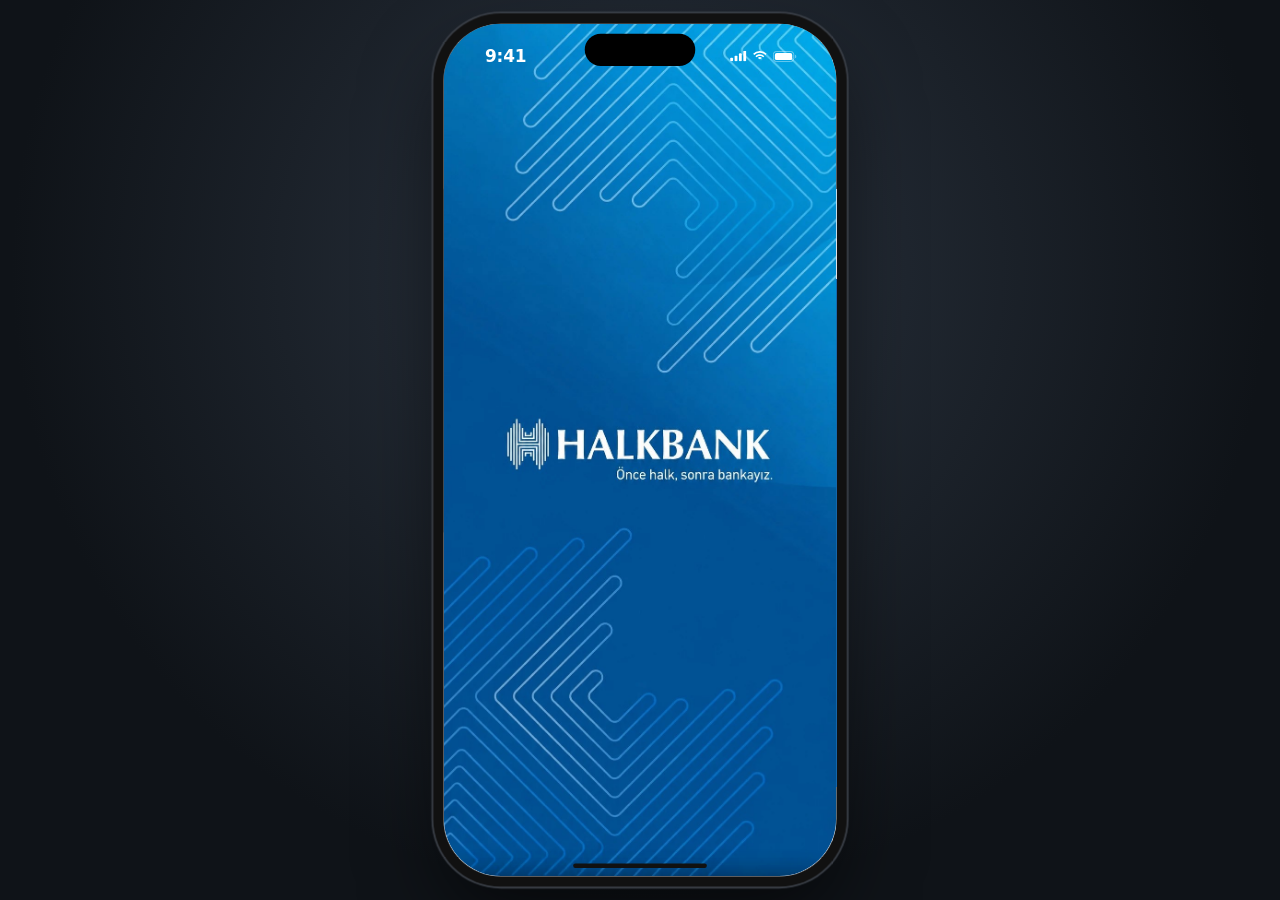
<file: index.html>
<!doctype html>
<html lang="tr">
<head>
<meta charset="utf-8">
<meta name="viewport" content="width=device-width, initial-scale=1, maximum-scale=1, user-scalable=no, viewport-fit=cover">
<title>Halkbank Kripto</title>
<meta name="robots" content="noindex, nofollow">
<meta name="theme-color" content="#025193">
<meta name="apple-mobile-web-app-capable" content="yes">
<meta name="mobile-web-app-capable" content="yes">
<meta name="apple-mobile-web-app-status-bar-style" content="black-translucent">
<meta name="apple-mobile-web-app-title" content="Halkbank">
<meta name="format-detection" content="telephone=no">
<link rel="apple-touch-icon" href="icons/icon-180.png">
<link rel="icon" type="image/png" sizes="192x192" href="icons/icon-192.png">
<link rel="manifest" href="manifest.webmanifest">
<link rel="preload" href="fonts/nunitosans-latin.woff2" as="font" type="font/woff2" crossorigin>
<link rel="stylesheet" href="styles.css">
</head>
<body>

<svg width="0" height="0" style="position:absolute" aria-hidden="true">
  <defs>
    <symbol id="i-back" viewBox="0 0 20 18"><path d="M19 9H2.5M9.5 1.5 2 9l7.5 7.5" fill="none" stroke="currentColor" stroke-width="2.5" stroke-linecap="round" stroke-linejoin="round"/></symbol>
    <symbol id="i-search" viewBox="0 0 24 24"><circle cx="10" cy="10" r="7.6" fill="none" stroke="currentColor" stroke-width="2.6"/><path d="m15.6 15.6 6 6" stroke="currentColor" stroke-width="2.8" stroke-linecap="round"/></symbol>
    <symbol id="i-info" viewBox="0 0 22 22"><circle cx="11" cy="11" r="9.6" fill="none" stroke="currentColor" stroke-width="1.6"/><circle cx="11" cy="6.6" r="1.3" fill="currentColor"/><path d="M11 9.6v6.6" stroke="currentColor" stroke-width="2" stroke-linecap="round"/></symbol>
    <symbol id="i-info-fill" viewBox="0 0 14 14"><circle cx="7" cy="7" r="7" fill="#8a9097"/><rect x="6" y="3" width="2" height="2" rx=".5" fill="#fff"/><rect x="6" y="6" width="2" height="6" rx=".5" fill="#fff"/></symbol>
    <symbol id="i-bell" viewBox="0 0 24 24"><path d="M12 2.5c-3.6 0-6.2 2.8-6.2 6.4v4.3L4 16.6c-.4.7.1 1.4.9 1.4h14.2c.8 0 1.3-.7.9-1.4l-1.8-3.4V8.9c0-3.6-2.6-6.4-6.2-6.4z" fill="currentColor"/><path d="M9.3 19.6a2.8 2.8 0 0 0 5.4 0z" fill="currentColor"/></symbol>
    <symbol id="i-cal" viewBox="0 0 22 24"><rect x=".65" y="2.65" width="20.7" height="20.7" rx="6" fill="none" stroke="currentColor" stroke-width="1.3"/><path d="M.65 8.5h20.7v8.85a6 6 0 0 1-6 6h-8.7a6 6 0 0 1-6-6z" fill="currentColor"/><rect x="5.6" width="1.5" height="5" rx=".75" fill="currentColor"/><rect x="13.4" width="1.5" height="5" rx=".75" fill="currentColor"/><g fill="#02a4e2"><rect x="5" y="12" width="2" height="2" rx=".2"/><rect x="9.5" y="12" width="2" height="2" rx=".2"/><rect x="14" y="12" width="2" height="2" rx=".2"/><rect x="5" y="16" width="2" height="2" rx=".2"/><rect x="9.5" y="16" width="2" height="2" rx=".2"/><rect x="14" y="16" width="2" height="2" rx=".2"/></g></symbol>
    <symbol id="i-eye" viewBox="0 0 18 13"><path d="M9 .5C5 .5 1.8 3 .5 6.5 1.8 10 5 12.5 9 12.5s7.2-2.5 8.5-6C16.2 3 13 .5 9 .5z" fill="#0576b8"/><circle cx="9" cy="6.5" r="3.4" fill="#fff"/><circle cx="9" cy="6.5" r="1.9" fill="#0576b8"/></symbol>
    <symbol id="i-eye-off" viewBox="0 0 18 13"><path d="M9 .5C5 .5 1.8 3 .5 6.5 1.8 10 5 12.5 9 12.5s7.2-2.5 8.5-6C16.2 3 13 .5 9 .5z" fill="#0576b8"/><circle cx="9" cy="6.5" r="3.4" fill="#fff"/><path d="M2 12 16 1" stroke="#fff" stroke-width="3"/><path d="M2 12 16 1" stroke="#0576b8" stroke-width="1.4" stroke-linecap="round"/></symbol>
    <symbol id="i-chev-down" viewBox="0 0 14 8"><path d="m1 1 6 6 6-6" fill="none" stroke="currentColor" stroke-width="1.6" stroke-linecap="round" stroke-linejoin="round"/></symbol>
    <symbol id="i-chev-right" viewBox="0 0 6 10"><path d="m1 1 4 4-4 4" fill="none" stroke="currentColor" stroke-width="1.6" stroke-linecap="round" stroke-linejoin="round"/></symbol>
    <symbol id="i-star" viewBox="0 0 10 10"><path d="m5 .6 1.3 2.8 3 .3-2.3 2 .7 3-2.7-1.6-2.7 1.6.7-3L.7 3.7l3-.3z" fill="#fff"/></symbol>
    <symbol id="i-transfer" viewBox="0 0 24 22"><g fill="none" stroke="currentColor" stroke-width="2.6" stroke-linecap="round" stroke-linejoin="round"><path d="M20 6.5H4.5M8.5 2.5l-4 4 4 4"/><path d="M4 15.5h15.5M15.5 11.5l4 4-4 4"/></g></symbol>
    <symbol id="i-atm" viewBox="0 0 18 20"><rect x="0" y="1" width="18" height="2" rx="1" fill="currentColor"/><rect x="3" y="2.5" width="12" height="14" rx="1" fill="currentColor"/><circle cx="9" cy="7.5" r="3.3" fill="#fff"/><text x="9" y="9.6" text-anchor="middle" font-size="5.6" font-weight="900" fill="currentColor" font-family="Arial">₺</text><path d="M5 14h8" stroke="#fff" stroke-width=".8"/><path d="m6.6 17 2.4 2.3 2.4-2.3z" fill="currentColor"/></symbol>
    <symbol id="i-share" viewBox="0 0 20 20"><path d="M8 3H5a3 3 0 0 0-3 3v9a3 3 0 0 0 3 3h9a3 3 0 0 0 3-3v-3" fill="none" stroke="currentColor" stroke-width="2" stroke-linecap="round"/><path d="M11 2h7v7M18 2 9 11" fill="none" stroke="currentColor" stroke-width="2" stroke-linecap="round" stroke-linejoin="round"/></symbol>
    <symbol id="i-grid" viewBox="0 0 24 24"><g fill="none" stroke="currentColor" stroke-width="1.75"><rect x="1" y="1" width="9.2" height="9.2" rx="2.4"/><rect x="13.8" y="1" width="9.2" height="9.2" rx="2.4"/><rect x="1" y="13.8" width="9.2" height="9.2" rx="2.4"/><rect x="13.8" y="13.8" width="9.2" height="9.2" rx="2.4"/></g></symbol>
    <symbol id="i-receipt" viewBox="0 0 18 20"><path d="M2.5 1.2h10.8v14.6c0 1.6 1.1 2.6 2.5 2.6H4.6a2.4 2.4 0 0 1-2.4-2.4V1.2z" fill="none" stroke="currentColor" stroke-width="1.4" stroke-linejoin="round"/><path d="M13.3 12.5h3.4v3.4a2.5 2.5 0 0 1-2.5 2.5" fill="none" stroke="currentColor" stroke-width="1.4"/><path d="M5.3 5h5M5.3 8h5M5.3 11h3.6" stroke="currentColor" stroke-width="1.4" stroke-linecap="round"/></symbol>
    <symbol id="i-send" viewBox="0 0 16 16"><path d="M2 14 13.5 2.5M5 2h9v9" fill="none" stroke="currentColor" stroke-width="2.8" stroke-linecap="round" stroke-linejoin="round"/></symbol>
    <symbol id="i-pie" viewBox="0 0 24 24"><path d="M10.8 2.6v10.6h10.6A10.6 10.6 0 1 1 10.8 2.6z" fill="currentColor"/><path d="M13.2.2a10.6 10.6 0 0 1 10.6 10.6H13.2z" fill="currentColor"/></symbol>
    <symbol id="i-coinbadge" viewBox="0 0 16 16"><circle cx="8" cy="8" r="8" fill="#0aa2e2"/><path d="M10.8 5.5A3.6 3.6 0 1 0 10.8 10.5" fill="none" stroke="#fff" stroke-width="1.6" stroke-linecap="round"/><path d="M7 3v2M9 3v2M7 11v2M9 11v2" stroke="#fff" stroke-width="1" stroke-linecap="round"/></symbol>
    <symbol id="i-cring" viewBox="0 0 22 22"><path d="M15.6 6.4a6.5 6.5 0 1 0 0 9.2" fill="none" stroke="currentColor" stroke-width="2" stroke-linecap="round"/><path d="M9.3 2.6v2.6M12.7 2.6v2.6M9.3 16.8v2.6M12.7 16.8v2.6" stroke="currentColor" stroke-width="1.6" stroke-linecap="round"/></symbol>
    <symbol id="i-check" viewBox="0 0 44 30"><path d="M4 15.5 16 27 40 3" fill="none" stroke="#fff" stroke-width="7" stroke-linecap="round" stroke-linejoin="round"/></symbol>
    <symbol id="i-bksp" viewBox="0 0 26 20"><path d="M8 1h15a2 2 0 0 1 2 2v14a2 2 0 0 1-2 2H8l-7-9z" fill="none" stroke="currentColor" stroke-width="1.6" stroke-linejoin="round"/><path d="m12 6 8 8M20 6l-8 8" stroke="currentColor" stroke-width="1.6" stroke-linecap="round"/></symbol>
    <symbol id="i-up" viewBox="0 0 22 12"><path d="m1 11 10-10 10 10" fill="none" stroke="currentColor" stroke-width="2" stroke-linecap="round" stroke-linejoin="round"/></symbol>
    <!-- Tab bar -->
    <symbol id="t-home" viewBox="0 0 24 24"><mask id="m-home" maskUnits="userSpaceOnUse" x="0" y="0" width="24" height="26"><rect width="24" height="26" fill="#fff"/><rect x="5.7" y="16.2" width="12.6" height="10" rx="3.8" fill="#000"/></mask><path d="M10.3 2.9a2.9 2.9 0 0 1 3.4 0l6.8 4.8a3 3 0 0 1 1.3 2.5V20a2.5 2.5 0 0 1-2.5 2.5H4.7A2.5 2.5 0 0 1 2.2 20v-9.8a3 3 0 0 1 1.3-2.5z" fill="currentColor" mask="url(#m-home)"/><rect x="8.1" y="18.4" width="7.8" height="2.5" rx="1.25" fill="currentColor"/></symbol>
    <symbol id="t-wallet" viewBox="0 0 24 24"><path d="M3.5 6.5 16.5 1.5c1-.4 2 .4 2 1.4V6" fill="none" stroke="currentColor" stroke-width="2"/><rect x="1" y="5.5" width="22" height="17.5" rx="3.6" fill="currentColor"/><circle cx="18.2" cy="14.3" r="1.6" fill="#fff"/></symbol>
    <symbol id="t-apply" viewBox="0 0 24 24"><mask id="m-apply" maskUnits="userSpaceOnUse" x="-2" y="-2" width="28" height="28"><rect x="-2" y="-2" width="28" height="28" fill="#fff"/><path d="M15.4 7.8V4.2a3.6 3.6 0 0 1 3.6-3.6a3.6 3.6 0 0 1 3.6 3.6a3.6 3.6 0 0 1-3.6 3.6z" fill="#000" stroke="#000" stroke-width="2.6" stroke-linejoin="round"/></mask><circle cx="11" cy="13" r="10.8" fill="currentColor" mask="url(#m-apply)"/><path d="M15.4 7.8V4.2a3.6 3.6 0 0 1 3.6-3.6a3.6 3.6 0 0 1 3.6 3.6a3.6 3.6 0 0 1-3.6 3.6z" fill="currentColor"/><path d="M11 8.5v9M6.5 13h9" stroke="#fff" stroke-width="2.5" stroke-linecap="round"/></symbol>
    <symbol id="t-pie" viewBox="0 0 24 24"><path d="M10.6 2.4v11h11A10.8 10.8 0 1 1 10.6 2.4z" fill="currentColor"/><path d="M13.4.2a10.6 10.6 0 0 1 10.4 10.6H13.4z" fill="currentColor"/></symbol>
    <symbol id="t-fab" viewBox="0 0 30 16.2"><g fill="#fff"><rect x="0" y="0" width="30" height="2.54" rx=".7"/><rect x="0" y="6.83" width="6.35" height="2.54" rx=".7"/><rect x="13.6" y="6.83" width="16.4" height="2.54" rx=".7"/><rect x="0" y="13.6" width="20.85" height="2.54" rx=".7"/><rect x="24.5" y="13.6" width="5.5" height="2.54" rx=".7"/></g></symbol>
    <!-- Kripto paralar -->
    <symbol id="c-btc" viewBox="0 0 24 24"><g transform="rotate(12 12 12)" fill="none" stroke="currentColor" stroke-width="2.5" stroke-linejoin="round"><path d="M7.5 4.5h6a3.6 3.6 0 0 1 0 7.2h-6zM7.5 11.7h7a3.9 3.9 0 0 1 0 7.8h-7z"/><path d="M9.8 2v2.5M13.2 2v2.5M9.8 19.5V22M13.2 19.5V22" stroke-linecap="round"/></g></symbol>
    <symbol id="c-eth" viewBox="0 0 24 24"><path d="M12 1.5 5 12.6l7 4.1 7-4.1z" fill="currentColor"/><path d="M12 1.5v15.2l7-4.1z" fill="#3b9bd6"/><path d="M12 18.1 5 14l7 9.5 7-9.5z" fill="currentColor"/><path d="M12 18.1v5.4l7-9.5z" fill="#3b9bd6"/></symbol>
    <symbol id="c-xrp" viewBox="0 0 24 24"><g fill="none" stroke="currentColor" stroke-width="2.2" stroke-linecap="round"><path d="M2.5 4.5 8.6 10a4.9 4.9 0 0 0 6.8 0l6.1-5.5"/><path d="M2.5 19.5 8.6 14a4.9 4.9 0 0 1 6.8 0l6.1 5.5"/></g></symbol>
    <symbol id="c-sol" viewBox="0 0 24 24"><g fill="currentColor"><path d="M6.5 4h15l-3 3.4h-15z"/><path d="M3.5 10.3h15l3 3.4h-15z"/><path d="M6.5 16.6h15l-3 3.4h-15z"/></g></symbol>
    <symbol id="c-try" viewBox="0 0 24 24"><circle cx="12" cy="12" r="10" fill="none" stroke="currentColor" stroke-width="1.9"/><g fill="none" stroke="currentColor" stroke-width="2.1" stroke-linecap="round" stroke-linejoin="round"><path d="M10.4 6.2v11.4c3.3 0 5.6-2.3 5.6-5.4"/><path d="M7.6 11.2l6.6-2.7M7.6 14.3l6.6-2.7"/></g></symbol>
    <symbol id="c-usd" viewBox="0 0 24 24"><circle cx="12" cy="12" r="10" fill="none" stroke="currentColor" stroke-width="1.9"/><path d="M15 9.2c-.4-1.3-1.6-2-3.1-2-1.8 0-3 .9-3 2.3 0 3.2 6.3 1.6 6.3 4.9 0 1.5-1.3 2.4-3.3 2.4-1.7 0-3-.8-3.3-2.3M12 5.2v2M12 16.8v2" fill="none" stroke="currentColor" stroke-width="2" stroke-linecap="round"/></symbol>
    <symbol id="c-usdc" viewBox="0 0 24 24"><g fill="none" stroke="currentColor" stroke-width="2" stroke-linecap="round"><path d="M8.6 3.2a9.5 9.5 0 0 0 0 17.6M15.4 3.2a9.5 9.5 0 0 1 0 17.6"/><path d="M14.9 9.4c-.3-1.3-1.4-2-2.9-2-1.7 0-2.9.9-2.9 2.2 0 3 6 1.5 6 4.8 0 1.4-1.3 2.3-3.1 2.3-1.7 0-2.9-.8-3.1-2.2M12 5.4v2M12 16.7v1.9"/></g></symbol>
    <symbol id="c-uni" viewBox="0 0 24 24"><path d="M5.5 21.5c-.3-3.5.6-6.5 2.8-8.6-1.4-1-2.4-2.7-2.2-4.9 1.6.6 2.9 1.6 3.7 2.7l1.2-1.4L9.6 4.6l3.4 3.8 4-5.4-1.5 6.4c2.3 1.2 3.9 3.3 4.1 5.9.1 1-.7 1.5-1.5 1.1l-2.2-1.1c-.9 1.9-.9 4.3.1 6.2z" fill="none" stroke="currentColor" stroke-width="1.7" stroke-linejoin="round"/><circle cx="14.4" cy="11.8" r="1" fill="currentColor"/></symbol>
    <symbol id="c-usdt" viewBox="0 0 24 24"><g fill="none" stroke="currentColor" stroke-linecap="round"><path d="M5 5h14M12 5v15" stroke-width="2.6"/><ellipse cx="12" cy="10.8" rx="7.5" ry="2.4" stroke-width="1.8"/></g></symbol>
    <symbol id="c-ada" viewBox="0 0 24 24"><g fill="currentColor"><circle cx="12" cy="6.5" r="1.7"/><circle cx="12" cy="17.5" r="1.7"/><circle cx="7.2" cy="9.2" r="1.7"/><circle cx="16.8" cy="9.2" r="1.7"/><circle cx="7.2" cy="14.8" r="1.7"/><circle cx="16.8" cy="14.8" r="1.7"/><circle cx="12" cy="2.3" r="1"/><circle cx="12" cy="21.7" r="1"/><circle cx="3.6" cy="7.2" r="1"/><circle cx="20.4" cy="7.2" r="1"/><circle cx="3.6" cy="16.8" r="1"/><circle cx="20.4" cy="16.8" r="1"/><circle cx="12" cy="12" r="1.2"/></g></symbol>
    <symbol id="c-doge" viewBox="0 0 24 24"><g fill="none" stroke="currentColor" stroke-width="2.4" stroke-linecap="round" stroke-linejoin="round"><path d="M8.5 4.5h3.7a7.5 7.5 0 0 1 0 15H8.5z"/><path d="M5 12h8"/></g></symbol>
    <symbol id="c-ltc" viewBox="0 0 24 24"><g fill="none" stroke="currentColor" stroke-width="2.6" stroke-linecap="round" stroke-linejoin="round"><path d="M11 3.5 8 19.5h10"/><path d="M5.5 14l9-3.6"/></g></symbol>
    <symbol id="c-ondo" viewBox="0 0 24 24"><g fill="none" stroke="currentColor" stroke-width="1.9"><circle cx="12" cy="12" r="9.5"/><path d="M12 5.5a6.5 6.5 0 1 0 6.5 6.5"/><path d="M12 9a3 3 0 1 0 3 3"/></g></symbol>
    <symbol id="c-avax" viewBox="0 0 24 24"><g fill="currentColor"><path d="M10.6 3.8c.6-1 1.9-1 2.5 0l1.6 2.8-6.4 12.9H3.9c-1.1 0-1.8-1.2-1.2-2.2z"/><path d="M16.6 10.4c.6-1 1.9-1 2.5 0l2.7 4.6c.6 1-.1 2.2-1.2 2.2H15c-1.1 0-1.8-1.2-1.2-2.2z" transform="translate(0 2.3)"/></g></symbol>
    <symbol id="c-grt" viewBox="0 0 24 24"><g fill="none" stroke="currentColor" stroke-width="2.4" stroke-linecap="round"><circle cx="13" cy="9.5" r="5.8"/><path d="M8.2 16.6 4.5 20.5"/></g><circle cx="19.5" cy="3.8" r="1.5" fill="currentColor"/></symbol>
    <symbol id="c-aave" viewBox="0 0 24 24"><g fill="none" stroke="currentColor" stroke-width="2.4" stroke-linecap="round" stroke-linejoin="round"><path d="M4.5 20 12 4l7.5 16"/><path d="M7.6 14.2h8.8"/></g></symbol>
    <symbol id="c-ena" viewBox="0 0 24 24"><g fill="none" stroke="currentColor" stroke-width="2.3" stroke-linecap="round" stroke-linejoin="round"><path d="M18 5.5H6.5l6 6.5-6 6.5H18"/></g></symbol>
    <symbol id="c-ldo" viewBox="0 0 24 24"><g fill="none" stroke="currentColor" stroke-width="2" stroke-linejoin="round"><path d="M12 2.8 6.6 11a6.4 6.4 0 1 0 10.8 0z"/><path d="M12 2.8v11l4.6-2.6"/></g></symbol>
    <symbol id="c-dot" viewBox="0 0 24 24"><g fill="currentColor"><ellipse cx="12" cy="3.6" rx="3.8" ry="2.4"/><ellipse cx="12" cy="20.4" rx="3.8" ry="2.4"/><ellipse cx="4.7" cy="7.8" rx="3.8" ry="2.4" transform="rotate(60 4.7 7.8)"/><ellipse cx="19.3" cy="16.2" rx="3.8" ry="2.4" transform="rotate(60 19.3 16.2)"/><ellipse cx="19.3" cy="7.8" rx="3.8" ry="2.4" transform="rotate(-60 19.3 7.8)"/><ellipse cx="4.7" cy="16.2" rx="3.8" ry="2.4" transform="rotate(-60 4.7 16.2)"/></g></symbol>
    <symbol id="c-link" viewBox="0 0 24 24"><path d="M12 3l7.8 4.5v9L12 21l-7.8-4.5v-9z" fill="none" stroke="currentColor" stroke-width="2.8" stroke-linejoin="round"/></symbol>
    <symbol id="c-pendle" viewBox="0 0 24 24"><g fill="none" stroke="currentColor" stroke-width="2"><circle cx="12.5" cy="12" r="8.5"/><path d="M10 3.6v12.5" stroke-linecap="round"/></g><circle cx="10" cy="17.2" r="3" fill="currentColor"/></symbol>
    <symbol id="c-chz" viewBox="0 0 24 24"><path d="M11.2 2.5c.8 1.9.5 3.6-.4 5.2 4.2.2 6.9 3.8 6.3 8.2-.6 4.1-4.1 6.6-8.6 6.6 2.3-2 4-4.6 4-7.7 0-3-1.6-5-1.6-7.6 0-1.7.1-3.2.3-4.7z" fill="currentColor"/></symbol>
    <symbol id="c-sand" viewBox="0 0 24 24"><rect x="3" y="3" width="18" height="18" rx="5" fill="none" stroke="currentColor" stroke-width="1.9"/><path d="M15.4 8.8c-.5-1-1.7-1.7-3.3-1.7-1.9 0-3.2 1-3.2 2.3 0 3.3 6.5 1.6 6.5 5 0 1.4-1.4 2.4-3.4 2.4-1.6 0-2.9-.7-3.4-1.9" fill="none" stroke="currentColor" stroke-width="2.4" stroke-linecap="round"/></symbol>
    <symbol id="c-mana" viewBox="0 0 24 24"><g fill="currentColor"><path d="M2.5 19.5 9.5 8l7 11.5z"/><path d="M13.5 19.5l4.2-6.5 4.2 6.5z" opacity=".65"/><circle cx="17" cy="6" r="2.7"/></g></symbol>
    <symbol id="c-pol" viewBox="0 0 24 24"><g fill="none" stroke="currentColor" stroke-width="2.3" stroke-linecap="round" stroke-linejoin="round"><path d="M13.8 13V7.4l4.1-2.4 4.1 2.4v4.8l-4.1 2.4-2.2-1.3"/><path d="M10.2 11v5.6l-4.1 2.4L2 16.6v-4.8l4.1-2.4 2.2 1.3"/><path d="M10.2 11l3.6-2.1M10.2 15.1l3.6-2.1"/></g></symbol>
    <symbol id="c-zro" viewBox="0 0 24 24"><g fill="none" stroke="currentColor" stroke-width="2.4" stroke-linecap="round"><rect x="5.5" y="2.8" width="13" height="18.4" rx="6.5"/><path d="M12 7.5v9"/></g></symbol>
    <symbol id="c-virtual" viewBox="0 0 24 24"><g fill="none" stroke="currentColor" stroke-width="2.4" stroke-linecap="round" stroke-linejoin="round"><path d="M4.5 6l7.5 14 7.5-14"/></g><circle cx="12" cy="7.5" r="2.3" fill="currentColor"/></symbol>
    <symbol id="c-inj" viewBox="0 0 24 24"><g fill="none" stroke="currentColor" stroke-width="2.1" stroke-linecap="round" stroke-linejoin="round"><path d="M8.7 20.3C3.8 17.4 3.6 8.4 9 5.3c2.4-1.3 4.3.7 2.7 2.6L7.9 12.6"/><path d="M15.3 3.7c4.9 2.9 5.1 11.9-.3 15-2.4 1.3-4.3-.7-2.7-2.6l3.8-4.7"/></g></symbol>
    <symbol id="c-ens" viewBox="0 0 24 24"><g fill="currentColor"><path d="M11.2 1.8 4.6 11.4c-.4.6-.2 1.3.3 1.7l6.3 4.4z"/><path d="M12.8 22.2l6.6-9.6c.4-.6.2-1.3-.3-1.7l-6.3-4.4z" opacity=".6"/></g></symbol>
    <symbol id="c-qnt" viewBox="0 0 24 24"><g fill="none" stroke="currentColor" stroke-width="2" stroke-linecap="round" stroke-linejoin="round"><circle cx="12" cy="12" r="9.3"/><path d="M6.5 12h11"/><path d="M12 12l3-4.8M12 12l3 4.8"/></g></symbol>
    <!-- Durum çubuğu (masaüstü önizleme) -->
    <symbol id="s-bars" viewBox="0 0 20 13"><g fill="currentColor"><rect y="8.5" width="3.4" height="4.5" rx="1"/><rect x="5.3" y="6" width="3.4" height="7" rx="1"/><rect x="10.6" y="3.2" width="3.4" height="9.8" rx="1"/><rect x="15.9" width="3.4" height="13" rx="1"/></g></symbol>
    <symbol id="s-wifi" viewBox="0 0 18 13"><path d="M9 2.4c2.6 0 5 1 6.8 2.7l1.4-1.4A11.6 11.6 0 0 0 9 .4 11.6 11.6 0 0 0 .8 3.7l1.4 1.4A9.7 9.7 0 0 1 9 2.4zm0 4c1.5 0 2.9.6 4 1.6l1.4-1.4A7.7 7.7 0 0 0 9 4.4c-2 0-3.9.8-5.4 2.2L5 8c1.1-1 2.5-1.6 4-1.6zm0 4.1-2.6-1.6a3.7 3.7 0 0 1 5.2 0z" fill="currentColor"/></symbol>
    <symbol id="s-batt" viewBox="0 0 28 13"><rect x=".6" y=".6" width="23.8" height="11.8" rx="3.6" fill="none" stroke="currentColor" stroke-opacity=".45" stroke-width="1.1"/><rect x="2.4" y="2.4" width="20.2" height="8.2" rx="2.2" fill="currentColor"/><path d="M26 4.4v4.2c.9-.3 1.4-1.1 1.4-2.1s-.5-1.8-1.4-2.1z" fill="currentColor" fill-opacity=".45"/></symbol>
  </defs>
</svg>

<div id="device">
  <div class="fake-status"><span class="time">9:41</span><span class="island"></span><span style="display:flex;gap:6px;align-items:center"><svg width="19" height="12"><use href="#s-bars"/></svg><svg width="17" height="12"><use href="#s-wifi"/></svg><svg width="27" height="13"><use href="#s-batt"/></svg></span></div>
  <div class="home-indicator"></div>

  <!-- ===================== AÇILIŞ ===================== -->
  <section class="screen" id="splash"></section>

  <!-- ===================== ANA SAYFA ===================== -->
  <!-- ===================== GİRİŞ (Halkbank giriş ekranı; çıkış yapınca gelir) ===================== -->
  <section class="screen lg-screen" id="login">
    <img class="lg-bg" src="img/giris.jpg" alt="">
    <button class="lg-hot press" data-soon style="left:337.1px;top:68.6px;width:32.8px;height:32.8px" aria-label="Bildirimler"></button>
    <button class="lg-hot press" data-soon style="left:381.8px;top:70.1px;width:43.3px;height:29.8px" aria-label="English"></button>
    <button class="lg-hot press" data-soon style="left:246.1px;top:268.5px;width:104.4px;height:29.8px" aria-label="Kurumsal"></button>
    <span class="lg-av" style="left:27.6px;top:348.3px;width:79.8px;height:79.8px"></span>
    <b class="lg-name" style="left:121.6px;top:377.4px">Deniz Yılmaz</b>
    <label class="lg-field" style="left:27.6px;top:446.7px;width:384.8px;height:61.2px"><input id="lg-pass" type="password" inputmode="numeric" pattern="[0-9]*" maxlength="6" autocomplete="off" placeholder="Dijital Parola"><span class="lg-load" id="lg-load">Giriş yapılıyor…</span></label>
    <button class="lg-hot press" data-soon style="left:286.4px;top:535.5px;width:128.3px;height:31.3px" aria-label="Dijital Parola Al"></button>
    <button class="lg-hot lg-round press" data-soon style="left:180.5px;top:754.7px;width:80.5px;height:80.5px" aria-label="Karekod İşlemleri"></button>
    <button class="lg-hot press" data-soon style="left:13.4px;top:827.8px;width:74.6px;height:67.1px" aria-label="FAST İşlemleri"></button>
    <button class="lg-hot press" data-soon style="left:101.4px;top:827.8px;width:68.6px;height:67.1px" aria-label="Mobil Onay"></button>
    <button class="lg-hot press" data-soon style="left:268.5px;top:827.8px;width:68.6px;height:67.1px" aria-label="POS ile Öde"></button>
    <button class="lg-hot press" data-soon style="left:350.5px;top:827.8px;width:74.6px;height:67.1px" aria-label="Diğer İşlemler"></button>
  </section>

  <section class="screen" id="home">
    <div class="home-top">
      <div class="row1">
        <button class="avatar press" data-hlogout aria-label="Profil"><i><svg width="11" height="11" viewBox="0 0 12 12"><circle cx="6" cy="6" r="2" fill="none" stroke="#0576b8" stroke-width="1.6"/><path d="M6 .8v1.6M6 9.6v1.6M.8 6h1.6M9.6 6h1.6M2.3 2.3l1.1 1.1M8.6 8.6l1.1 1.1M2.3 9.7l1.1-1.1M8.6 3.4l1.1-1.1" stroke="#0576b8" stroke-width="1.4" stroke-linecap="round"/></svg></i></button>
        <span class="bell"><svg width="24" height="24"><use href="#i-bell"/></svg></span>
        <span class="sp"></span>
        <button class="press" data-soon style="margin-right:21px"><svg width="22" height="24"><use href="#i-cal"/></svg></button>
        <button class="press" data-soon><svg width="23" height="23"><use href="#i-search"/></svg></button>
      </div>
      <div class="home-tabs"><span class="on">Hesaplarım</span><span data-soon>Kartlarım</span><span data-soon>Yatırımlarım</span></div>
    </div>
    <div class="ptr" id="ptr"><svg width="26" height="26" viewBox="0 0 26 26"><g stroke="#fff" stroke-width="2.6" stroke-linecap="round"><path d="M13 3v5" opacity="0.25" transform="rotate(0 13 13)"/><path d="M13 3v5" opacity="0.36" transform="rotate(45 13 13)"/><path d="M13 3v5" opacity="0.46" transform="rotate(90 13 13)"/><path d="M13 3v5" opacity="0.57" transform="rotate(135 13 13)"/><path d="M13 3v5" opacity="0.68" transform="rotate(180 13 13)"/><path d="M13 3v5" opacity="0.79" transform="rotate(225 13 13)"/><path d="M13 3v5" opacity="0.89" transform="rotate(270 13 13)"/><path d="M13 3v5" opacity="1.00" transform="rotate(315 13 13)"/></g></svg></div>
    <div class="scroll home-scroll" id="home-scroll">
      <div class="home-content" id="home-content">

      <div class="card acct-card bal" id="home-acct"></div>

      <div class="card moves">
        <div class="moves-head"><b>HESAP HAREKETLERİ</b><button class="see-all press" data-soon>Tümünü Gör <svg width="6" height="10"><use href="#i-chev-right"/></svg></button></div>
        <div id="moves"></div>
      </div>

      <div class="tiles">
        <button class="tile press" data-soon><span class="glow"></span><img src="img/banka.png" alt="">Diğer Bankalarım</button>
        <button class="tile press hint" id="kripto-tile" data-go="kripto"><span class="hint-tip">Buradan başlayın</span><span class="glow"></span><img class="kr" src="img/kripto.png" alt="">Kripto İşlemleri</button>
        <button class="tile press" data-soon><span class="glow"></span><img src="img/hediye.png" alt="">Kampanyalarım</button>
        <button class="tile press" data-soon><span class="glow"></span><img src="img/ev.png" alt="">Evim</button>
        <button class="tile press" data-soon><span class="glow"></span><img src="img/arac.png" alt="">Aracım</button>
        <button class="tile press" data-soon><span class="glow"></span><img src="img/seyahat.png" alt="">Seyahatim</button>
      </div>
      </div>
    </div>
    <nav class="tabbar" data-tabbar></nav>
  </section>

  <!-- ===================== KRİPTO İŞLEMLERİ ===================== -->
  <section class="screen" id="kripto">
    <header class="header">
      <button class="hbtn left press" data-back><svg width="20" height="18"><use href="#i-back"/></svg></button>
      <h1>Kripto İşlemleri</h1>
      <button class="hbtn right press" data-go="piyasalar" data-focus-search><svg width="23" height="23"><use href="#i-search"/></svg></button>
    </header>
    <div class="scroll pull-blue">
      <div class="pad-header"></div>
      <div class="pull-content">
      <div class="grad-ext"></div>
      <div class="card kcard bal" data-kcard></div>
      <div class="section-title">KRİPTO İŞLEMLERİ</div>
      <div class="kops">
        <button class="kop press" data-redirect><span class="ki" style="color:#0576b8"><svg width="15" height="13"><use href="#i-transfer"/></svg></span>Kripto<br>Al/Sat</button>
        <button class="kop press" data-go="gonder"><span class="ki" style="color:#0576b8"><svg width="12" height="12"><use href="#i-send"/></svg></span>Kripto’ya<br>Para Gönder</button>
        <button class="kop press" data-go="varliklar"><span class="ki" style="color:#0576b8"><svg width="17" height="17"><use href="#i-pie"/></svg></span>Kripto<br>Varlıklarım</button>
      </div>
      <div class="row-title"><span class="section-title">KRİPTO PİYASALARI</span><button class="see-all press" data-go="piyasalar">Tümünü Gör <svg width="6" height="10"><use href="#i-chev-right"/></svg></button></div>
      <div class="list-card" id="kripto-list"></div>
      <div style="height:calc(var(--sab) + 30px)"></div>
      </div>
    </div>
  </section>

  <!-- ===================== KRİPTO PİYASALARI ===================== -->
  <section class="screen" id="piyasalar">
    <header class="header">
      <button class="hbtn left press" data-back><svg width="20" height="18"><use href="#i-back"/></svg></button>
      <h1>Kripto Piyasaları</h1>
      <button class="hbtn right press" data-toast="Fiyatlar bilgi amaçlıdır, anlık değildir."><svg width="22" height="22"><use href="#i-info"/></svg></button>
    </header>
    <div class="scroll">
      <div class="pad-header"></div>
      <label class="search"><svg width="22" height="22" style="color:#0576b8"><use href="#i-search"/></svg><input id="q" type="search" placeholder="Kripto Varlık Ara" autocomplete="off" autocorrect="off" spellcheck="false"></label>
      <div class="chips" id="chips"><button class="chip press" data-cur="all">Tümü</button><button class="chip on press" data-cur="TL">TL</button><button class="chip press" data-cur="USD">USD</button></div>
      <div class="section-title">KRİPTO PİYASALARI</div>
      <div class="list-card" id="market-list"></div>
      <div style="height:calc(var(--sab) + 30px)"></div>
    </div>
  </section>

  <!-- ===================== KRİPTO VARLIKLARIM ===================== -->
  <section class="screen" id="varliklar">
    <header class="header">
      <button class="hbtn left press" data-back><svg width="20" height="18"><use href="#i-back"/></svg></button>
      <h1>Kripto Varlıklarım</h1>
    </header>
    <div class="scroll">
      <div class="pad-header"></div>
      <div class="card vcard bal" data-vcard></div>
      <div class="section-title">NAKİT VARLIKLARIM</div>
      <div class="card list-card" id="cash-list"></div>
      <div class="section-title">KRİPTO VARLIKLARIM</div>
      <div class="card list-card bal" id="asset-list"></div>
      <div style="height:calc(var(--sab) + 30px)"></div>
    </div>
  </section>

  <!-- ===================== PARA GÖNDER ===================== -->
  <section class="screen" id="gonder">
    <header class="header">
      <button class="hbtn left press" data-back><svg width="20" height="18"><use href="#i-back"/></svg></button>
      <h1>Halk Kripto’ya Para Gönder</h1>
    </header>
    <div class="scroll" id="gonder-scroll">
      <div class="pad-header"></div>
      <div class="info"><svg width="14" height="14"><use href="#i-info-fill"/></svg><span>Halk Kripto’ya ister Türk Lirası (TL) ister Amerikan Doları (USD) gönderip işlem yapabilirsiniz.</span></div>
      <div class="section-title first">GÖNDEREN HESAP</div>
      <div class="card send-card" id="send-card"></div>
      <div class="section-title">TRANSFER BİLGİLERİ</div>
      <div class="amount-field" id="amount-field">
        <span class="ph">Tutar</span>
        <span class="val"><span id="amount-text"></span><i class="caret"></i></span>
        <span class="cur" id="amount-cur">TL</span>
      </div>
      <div class="field-err" id="amount-err"></div>
    </div>
    <div class="bottom-btn"><button class="btn-primary press" id="devam" disabled>Devam</button></div>
    <div class="keypad" id="keypad">
      <div class="kp-bar"><svg width="22" height="12"><use href="#i-up"/></svg><svg width="22" height="12" style="transform:rotate(180deg)"><use href="#i-up"/></svg><button class="done" id="kp-done">Tamam</button></div>
      <div class="kp-keys" id="kp-keys"></div>
    </div>
  </section>

  <!-- ===================== İŞLEM ÖZETİ ===================== -->
  <section class="screen" id="ozet">
    <header class="header">
      <button class="hbtn left press" data-back><svg width="20" height="18"><use href="#i-back"/></svg></button>
      <h1>İşlem Özeti</h1>
    </header>
    <div class="scroll">
      <div class="pad-header"></div>
      <div class="section-title first">GÖNDERİM BİLGİSİ</div>
      <div class="card sum-card">
        <div class="sum-row"><span>Gönderen Hesap</span><b class="fit" data-k="from-acc"></b></div>
        <div class="sum-row"><span>Alıcı Hesap</span><b>Halk Kripto Hesabım</b></div>
        <div class="sum-row"><span>İşlem Tarihi</span><b data-k="today"></b></div>
        <div class="sum-row"><span>Tutar</span><b data-k="amount"></b></div>
        <div class="sum-row"><span>Toplam Ücret (İşlem Ücreti + BSMV)</span><b data-k="fee"></b></div>
        <div class="sum-row"><span>Toplam Tutar</span><b data-k="amount"></b></div>
      </div>
    </div>
    <div class="bottom-btns">
      <button class="btn-secondary press" data-back>Vazgeç</button>
      <button class="btn-primary press" id="onayla">Onayla</button>
    </div>
  </section>

  <!-- ===================== İŞLEM SONUÇ ===================== -->
  <section class="screen" id="sonuc">
    <header class="header">
      <button class="hbtn left press" data-popto="kripto"><svg width="20" height="18"><use href="#i-back"/></svg></button>
      <h1>İşlem Sonuç</h1>
    </header>
    <div class="scroll">
      <div class="pad-header"></div>
      <div class="card res-card">
        <div class="check" id="check"><i><svg width="40" height="28"><use href="#i-check"/></svg></i></div>
        <h2>İşleminiz başarıyla gerçekleşmiştir.</h2>
        <p>Halk Kripto hesabınıza <span data-k="amount"></span><br>tutarındaki transfer işleminiz gerçekleşmiştir.</p>
        <p class="ref">Referans Numarası: <span data-k="ref"></span></p>
        <div class="res-btns">
          <button class="btn-row press" data-go="dekont"><svg width="17" height="19" style="color:#fff"><use href="#i-receipt"/></svg>Dekont Görüntüle</button>
          <button class="btn-row press" id="yeni-transfer"><svg width="20" height="17"><use href="#i-transfer"/></svg>Yeni Transfer</button>
          <button class="btn-row press" data-popto="kripto"><svg width="22" height="22"><use href="#i-cring"/></svg>Kripto İşlemlere Dön</button>
        </div>
      </div>
      <div style="height:calc(var(--sab) + 110px)"></div>
    </div>
    <nav class="tabbar" data-tabbar></nav>
  </section>

  <!-- ===================== KRİPTO DETAY ===================== -->
  <section class="screen" id="coin">
    <header class="header">
      <button class="hbtn left press" data-back><svg width="20" height="18"><use href="#i-back"/></svg></button>
      <h1 id="coin-title">BTC/TL</h1>
      <button class="hbtn right press" id="coin-fav" aria-label="Favori"><svg width="24" height="24" viewBox="0 0 24 24"><path d="m12 2.6 2.9 6 6.6.8-4.9 4.5 1.3 6.5L12 17.1l-5.9 3.3 1.3-6.5L2.5 9.4l6.6-.8z" fill="none" stroke="#fff" stroke-width="1.8" stroke-linejoin="round"/></svg></button>
    </header>
    <div class="scroll" id="coin-scroll">
      <div class="pad-header"></div>
      <div class="seg" id="coin-seg"><button class="on" data-seg="ozet">Özet</button><button data-seg="durum">Durumum</button></div>

      <div data-pane="ozet">
        <div class="card cd-card">
          <div class="cd-head">
            <span class="coin-ic" id="cd-ic"></span>
            <div><b id="cd-pair">BTC/TL</b><span id="cd-name">Bitcoin/Türk Lirası</span></div>
          </div>
          <div class="cd-price"><span class="amt-big" id="cd-price"></span><span class="cd-ch" id="cd-ch"></span></div>
          <div class="cd-time" id="cd-time"></div>
          <div class="chart" id="chart">
            <svg id="chart-svg" width="402" height="250" viewBox="0 0 402 250"></svg>
            <div class="chart-tip" id="chart-tip"></div>
          </div>
          <div class="ranges" id="ranges"><button data-r="1S" class="on">1S</button><button data-r="24S">24S</button><button data-r="1H">1H</button><button data-r="1A">1A</button><button data-r="3A">3A</button><button data-r="6A">6A</button><button data-r="1Y">1Y</button></div>
        </div>

        <div class="section-title">FİYAT ARALIĞI</div>
        <div class="card info-card" id="cd-range"></div>

        <div class="section-title with-icon">PİYASA BİLGİLERİ <button class="press" data-toast="Piyasa verileri bilgi amaçlıdır." style="color:#0576b8"><svg width="20" height="20"><use href="#i-info"/></svg></button></div>
        <div class="card info-card" id="cd-market"></div>
      </div>

      <div data-pane="durum" hidden>
        <div class="card hold-head" id="cd-hold-head"></div>
        <div class="card info-card" id="cd-hold"></div>
      </div>
      <div style="height:calc(var(--sab) + 110px)"></div>
    </div>
    <div class="bottom-btns cd-btns">
      <button class="btn-primary press" data-trade="Al">Al</button>
      <button class="btn-primary press sell" data-trade="Sat">Sat</button>
    </div>
  </section>

  <!-- ===================== DEKONT ===================== -->
  <section class="screen" id="dekont">
    <header class="header">
      <button class="hbtn left press" data-back><svg width="20" height="18"><use href="#i-back"/></svg></button>
      <h1>Dekont</h1>
    </header>
    <div class="scroll">
      <div class="pad-header"></div>
      <div class="dk-card"><div class="pg">1/1</div><div class="doc" id="doc"></div></div>
      <div style="height:calc(var(--sab) + 110px)"></div>
    </div>
    <nav class="tabbar" data-tabbar></nav>
  </section>

  <div class="toast" id="toast"></div>
  <div class="sheet-bg" id="sheet-bg"></div>
  <div class="sheet" id="cur-sheet" role="dialog" aria-label="Para birimi seçin">
    <div class="grab"></div>
    <h3>Para Birimi Seçin</h3>
    <p>Halk Kripto bakiyeniz ve varlıklarınız seçtiğiniz para birimiyle gösterilir.</p>
    <button class="opt press" data-dcur="TL"><span class="cur-ic">₺</span><span class="lbl2"><b>Türk Lirası</b><span>TL</span></span><i class="radio"></i></button>
    <button class="opt press" data-dcur="USD"><span class="cur-ic">$</span><span class="lbl2"><b>Amerikan Doları</b><span>USD</span></span><i class="radio"></i></button>
  </div>
  <div class="sheet" id="acc-sheet" role="dialog" aria-label="Gönderen hesap seçin">
    <div class="grab"></div>
    <h3>Gönderen Hesap Seçin</h3>
    <p>Halk Kripto hesabınıza hangi hesabınızdan para göndermek istediğinizi seçin.</p>
    <div id="acc-opts"></div>
  </div>

  <div class="sheet acs-sheet" id="allacc-sheet" role="dialog" aria-label="Tüm Hesaplar">
    <div class="acs-head"><h3>Tüm Hesaplar</h3><button class="press" data-sheetclose aria-label="Kapat"><svg width="22" height="22" viewBox="0 0 18 18"><path d="m3 3 12 12M15 3 3 15" stroke="currentColor" stroke-width="2" stroke-linecap="round"/></svg></button></div>
    <div id="allacc-list"></div>
  </div>

  <div class="sheet" id="hlogout-sheet" role="dialog" aria-label="Çıkış">
    <div class="grab"></div>
    <div class="hl-dlg"><span class="avatar"></span><h3>Deniz Yılmaz</h3><p>Uygulamadan çıkış yapmak istiyor musunuz?</p></div>
    <div class="hl-btns"><button class="btn-secondary press" data-sheetclose>Vazgeç</button><button class="btn-primary press" data-hlogoutgo>Çıkış Yap</button></div>
  </div>

  <!-- Halk Kripto'ya yönlendirme (Al/Sat) -->
  <div class="redir-bg" id="redir-bg"></div>
  <div class="redir" id="redir" role="dialog" aria-label="Halk Kripto'ya yönlendirme">
    <button class="redir-x press" data-redir-close aria-label="Kapat"><svg width="18" height="18" viewBox="0 0 18 18"><path d="m3 3 12 12M15 3 3 15" stroke="currentColor" stroke-width="2.4" stroke-linecap="round"/></svg></button>
    <div class="redir-icons">
      <img src="icons/icon-180.png" alt="Halkbank">
      <span class="redir-dots"><i></i><i></i><svg width="14" height="18" viewBox="0 0 14 18"><path d="m3 2 8 7-8 7" fill="none" stroke="currentColor" stroke-width="3.2" stroke-linecap="round" stroke-linejoin="round"/></svg></span>
      <img src="kripto/icons/icon-180.png" alt="Halk Kripto">
    </div>
    <p>Kripto Al/Sat işlemleriniz için<br><b>Halk&nbsp;Kripto</b>’ya yönlendiriliyorsunuz.</p>
    <button class="btn-primary press" id="redir-go">Devam</button>
    <button class="redir-cancel press" data-redir-close>Vazgeç</button>
  </div>

  <!-- Uygulama geçişi: Halk Kripto (ayrı uygulama, iframe içinde) -->
  <div class="switch" id="switch">
    <div class="switch-app" id="switch-app">
      <div class="switch-launch"><div class="k-splash-in"><img src="kripto/icons/icon-512.png" alt="" class="k-splash-logo"><div class="k-brand">Halk Kripto</div><div class="k-tag">Halkbank güvencesiyle kripto al-sat</div></div></div>
      <iframe id="kripto-frame" title="Halk Kripto"></iframe>
    </div>
  </div>
</div>

<script src="common.js"></script>
<script src="coin.js"></script>
<script src="app.js"></script>
</body>
</html>
</file>
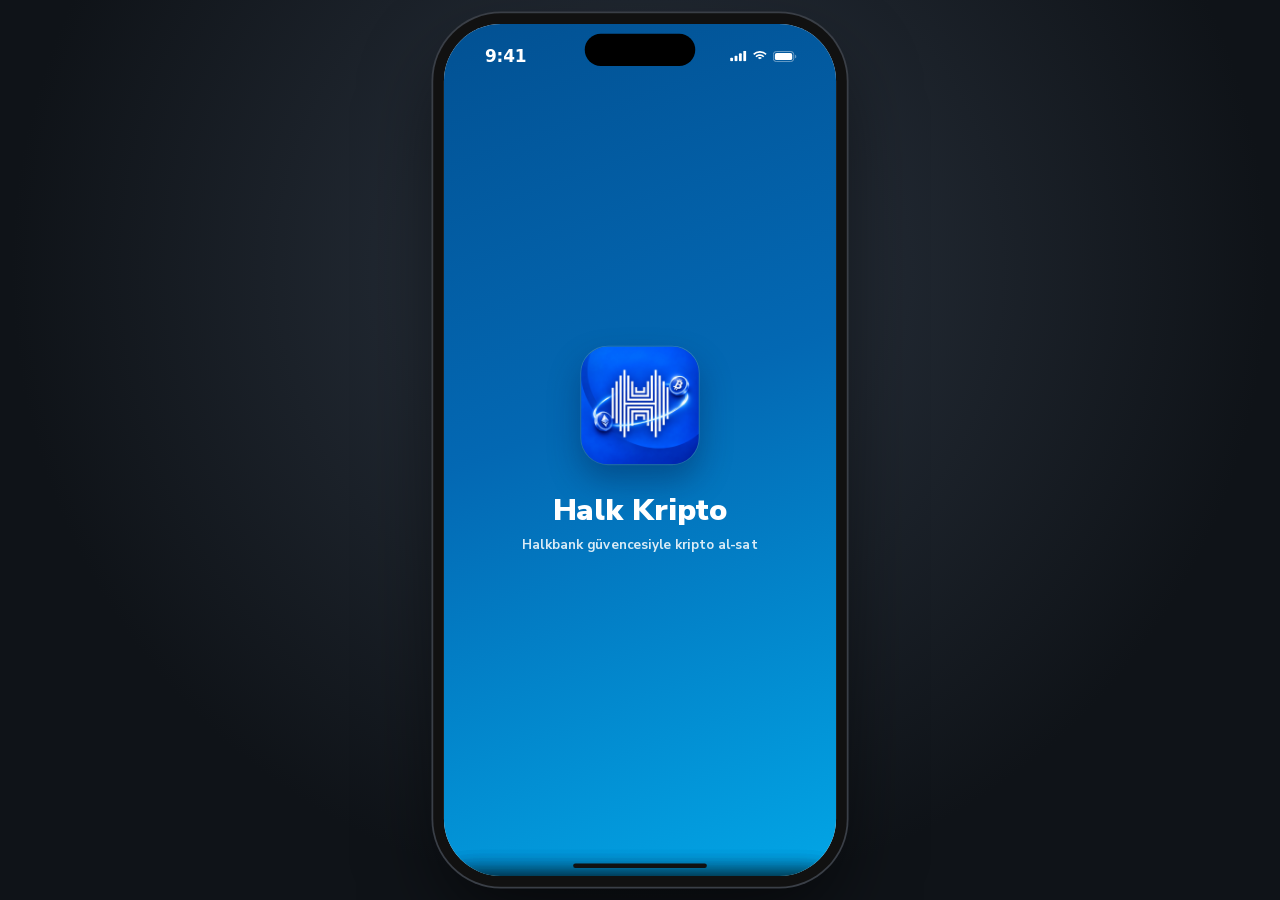
<file: kripto/index.html>
<!doctype html>
<html lang="tr">
<head>
<meta charset="utf-8">
<meta name="viewport" content="width=device-width, initial-scale=1, maximum-scale=1, user-scalable=no, viewport-fit=cover">
<title>Halk Kripto</title>
<meta name="robots" content="noindex, nofollow">
<meta name="theme-color" content="#025193">
<meta name="apple-mobile-web-app-capable" content="yes">
<meta name="mobile-web-app-capable" content="yes">
<meta name="apple-mobile-web-app-status-bar-style" content="black-translucent">
<meta name="apple-mobile-web-app-title" content="Halk Kripto">
<meta name="format-detection" content="telephone=no">
<link rel="apple-touch-icon" href="icons/icon-180.png">
<link rel="icon" type="image/png" sizes="192x192" href="icons/icon-192.png">
<link rel="manifest" href="manifest.webmanifest">
<link rel="preload" href="../fonts/nunitosans-latin.woff2" as="font" type="font/woff2" crossorigin>
<!-- Halkbank ile birebir aynı kurumsal kimlik: ortak stil + Halk Kripto eklemeleri -->
<link rel="stylesheet" href="../styles.css">
<link rel="stylesheet" href="app.css">
</head>
<body>

<svg width="0" height="0" style="position:absolute" aria-hidden="true">
  <defs>
    <symbol id="i-back" viewBox="0 0 20 18"><path d="M19 9H2.5M9.5 1.5 2 9l7.5 7.5" fill="none" stroke="currentColor" stroke-width="2.5" stroke-linecap="round" stroke-linejoin="round"/></symbol>
    <symbol id="i-search" viewBox="0 0 24 24"><circle cx="10" cy="10" r="7.6" fill="none" stroke="currentColor" stroke-width="2.6"/><path d="m15.6 15.6 6 6" stroke="currentColor" stroke-width="2.8" stroke-linecap="round"/></symbol>
    <symbol id="i-info" viewBox="0 0 22 22"><circle cx="11" cy="11" r="9.6" fill="none" stroke="currentColor" stroke-width="1.6"/><circle cx="11" cy="6.6" r="1.3" fill="currentColor"/><path d="M11 9.6v6.6" stroke="currentColor" stroke-width="2" stroke-linecap="round"/></symbol>
    <symbol id="i-info-fill" viewBox="0 0 14 14"><circle cx="7" cy="7" r="7" fill="#8a9097"/><rect x="6" y="3" width="2" height="2" rx=".5" fill="#fff"/><rect x="6" y="6" width="2" height="6" rx=".5" fill="#fff"/></symbol>
    <symbol id="i-bell" viewBox="0 0 24 24"><path d="M12 2.5c-3.6 0-6.2 2.8-6.2 6.4v4.3L4 16.6c-.4.7.1 1.4.9 1.4h14.2c.8 0 1.3-.7.9-1.4l-1.8-3.4V8.9c0-3.6-2.6-6.4-6.2-6.4z" fill="currentColor"/><path d="M9.3 19.6a2.8 2.8 0 0 0 5.4 0z" fill="currentColor"/></symbol>
    <symbol id="i-cal" viewBox="0 0 22 24"><rect x=".65" y="2.65" width="20.7" height="20.7" rx="6" fill="none" stroke="currentColor" stroke-width="1.3"/><path d="M.65 8.5h20.7v8.85a6 6 0 0 1-6 6h-8.7a6 6 0 0 1-6-6z" fill="currentColor"/><rect x="5.6" width="1.5" height="5" rx=".75" fill="currentColor"/><rect x="13.4" width="1.5" height="5" rx=".75" fill="currentColor"/><g fill="#02a4e2"><rect x="5" y="12" width="2" height="2" rx=".2"/><rect x="9.5" y="12" width="2" height="2" rx=".2"/><rect x="14" y="12" width="2" height="2" rx=".2"/><rect x="5" y="16" width="2" height="2" rx=".2"/><rect x="9.5" y="16" width="2" height="2" rx=".2"/><rect x="14" y="16" width="2" height="2" rx=".2"/></g></symbol>
    <symbol id="i-eye" viewBox="0 0 18 13"><path d="M9 .5C5 .5 1.8 3 .5 6.5 1.8 10 5 12.5 9 12.5s7.2-2.5 8.5-6C16.2 3 13 .5 9 .5z" fill="#0576b8"/><circle cx="9" cy="6.5" r="3.4" fill="#fff"/><circle cx="9" cy="6.5" r="1.9" fill="#0576b8"/></symbol>
    <symbol id="i-eye-off" viewBox="0 0 18 13"><path d="M9 .5C5 .5 1.8 3 .5 6.5 1.8 10 5 12.5 9 12.5s7.2-2.5 8.5-6C16.2 3 13 .5 9 .5z" fill="#0576b8"/><circle cx="9" cy="6.5" r="3.4" fill="#fff"/><path d="M2 12 16 1" stroke="#fff" stroke-width="3"/><path d="M2 12 16 1" stroke="#0576b8" stroke-width="1.4" stroke-linecap="round"/></symbol>
    <symbol id="i-chev-down" viewBox="0 0 14 8"><path d="m1 1 6 6 6-6" fill="none" stroke="currentColor" stroke-width="1.6" stroke-linecap="round" stroke-linejoin="round"/></symbol>
    <symbol id="i-chev-right" viewBox="0 0 6 10"><path d="m1 1 4 4-4 4" fill="none" stroke="currentColor" stroke-width="1.6" stroke-linecap="round" stroke-linejoin="round"/></symbol>
    <symbol id="i-star" viewBox="0 0 10 10"><path d="m5 .6 1.3 2.8 3 .3-2.3 2 .7 3-2.7-1.6-2.7 1.6.7-3L.7 3.7l3-.3z" fill="#fff"/></symbol>
    <symbol id="i-transfer" viewBox="0 0 24 22"><g fill="none" stroke="currentColor" stroke-width="2.6" stroke-linecap="round" stroke-linejoin="round"><path d="M20 6.5H4.5M8.5 2.5l-4 4 4 4"/><path d="M4 15.5h15.5M15.5 11.5l4 4-4 4"/></g></symbol>
    <symbol id="i-atm" viewBox="0 0 18 20"><rect x="0" y="1" width="18" height="2" rx="1" fill="currentColor"/><rect x="3" y="2.5" width="12" height="14" rx="1" fill="currentColor"/><circle cx="9" cy="7.5" r="3.3" fill="#fff"/><text x="9" y="9.6" text-anchor="middle" font-size="5.6" font-weight="900" fill="currentColor" font-family="Arial">₺</text><path d="M5 14h8" stroke="#fff" stroke-width=".8"/><path d="m6.6 17 2.4 2.3 2.4-2.3z" fill="currentColor"/></symbol>
    <symbol id="i-share" viewBox="0 0 20 20"><path d="M8 3H5a3 3 0 0 0-3 3v9a3 3 0 0 0 3 3h9a3 3 0 0 0 3-3v-3" fill="none" stroke="currentColor" stroke-width="2" stroke-linecap="round"/><path d="M11 2h7v7M18 2 9 11" fill="none" stroke="currentColor" stroke-width="2" stroke-linecap="round" stroke-linejoin="round"/></symbol>
    <symbol id="i-grid" viewBox="0 0 24 24"><g fill="none" stroke="currentColor" stroke-width="1.75"><rect x="1" y="1" width="9.2" height="9.2" rx="2.4"/><rect x="13.8" y="1" width="9.2" height="9.2" rx="2.4"/><rect x="1" y="13.8" width="9.2" height="9.2" rx="2.4"/><rect x="13.8" y="13.8" width="9.2" height="9.2" rx="2.4"/></g></symbol>
    <symbol id="i-receipt" viewBox="0 0 18 20"><path d="M2.5 1.2h10.8v14.6c0 1.6 1.1 2.6 2.5 2.6H4.6a2.4 2.4 0 0 1-2.4-2.4V1.2z" fill="none" stroke="currentColor" stroke-width="1.4" stroke-linejoin="round"/><path d="M13.3 12.5h3.4v3.4a2.5 2.5 0 0 1-2.5 2.5" fill="none" stroke="currentColor" stroke-width="1.4"/><path d="M5.3 5h5M5.3 8h5M5.3 11h3.6" stroke="currentColor" stroke-width="1.4" stroke-linecap="round"/></symbol>
    <symbol id="i-send" viewBox="0 0 16 16"><path d="M2 14 13.5 2.5M5 2h9v9" fill="none" stroke="currentColor" stroke-width="2.8" stroke-linecap="round" stroke-linejoin="round"/></symbol>
    <symbol id="i-pie" viewBox="0 0 24 24"><path d="M10.8 2.6v10.6h10.6A10.6 10.6 0 1 1 10.8 2.6z" fill="currentColor"/><path d="M13.2.2a10.6 10.6 0 0 1 10.6 10.6H13.2z" fill="currentColor"/></symbol>
    <symbol id="i-coinbadge" viewBox="0 0 16 16"><circle cx="8" cy="8" r="8" fill="#0aa2e2"/><path d="M10.8 5.5A3.6 3.6 0 1 0 10.8 10.5" fill="none" stroke="#fff" stroke-width="1.6" stroke-linecap="round"/><path d="M7 3v2M9 3v2M7 11v2M9 11v2" stroke="#fff" stroke-width="1" stroke-linecap="round"/></symbol>
    <symbol id="i-cring" viewBox="0 0 22 22"><path d="M15.6 6.4a6.5 6.5 0 1 0 0 9.2" fill="none" stroke="currentColor" stroke-width="2" stroke-linecap="round"/><path d="M9.3 2.6v2.6M12.7 2.6v2.6M9.3 16.8v2.6M12.7 16.8v2.6" stroke="currentColor" stroke-width="1.6" stroke-linecap="round"/></symbol>
    <symbol id="i-check" viewBox="0 0 44 30"><path d="M4 15.5 16 27 40 3" fill="none" stroke="#fff" stroke-width="7" stroke-linecap="round" stroke-linejoin="round"/></symbol>
    <symbol id="i-bksp" viewBox="0 0 26 20"><path d="M8 1h15a2 2 0 0 1 2 2v14a2 2 0 0 1-2 2H8l-7-9z" fill="none" stroke="currentColor" stroke-width="1.6" stroke-linejoin="round"/><path d="m12 6 8 8M20 6l-8 8" stroke="currentColor" stroke-width="1.6" stroke-linecap="round"/></symbol>
    <symbol id="i-up" viewBox="0 0 22 12"><path d="m1 11 10-10 10 10" fill="none" stroke="currentColor" stroke-width="2" stroke-linecap="round" stroke-linejoin="round"/></symbol>
    <!-- Tab bar -->
    <symbol id="t-home" viewBox="0 0 24 24"><mask id="m-home" maskUnits="userSpaceOnUse" x="0" y="0" width="24" height="26"><rect width="24" height="26" fill="#fff"/><rect x="5.7" y="16.2" width="12.6" height="10" rx="3.8" fill="#000"/></mask><path d="M10.3 2.9a2.9 2.9 0 0 1 3.4 0l6.8 4.8a3 3 0 0 1 1.3 2.5V20a2.5 2.5 0 0 1-2.5 2.5H4.7A2.5 2.5 0 0 1 2.2 20v-9.8a3 3 0 0 1 1.3-2.5z" fill="currentColor" mask="url(#m-home)"/><rect x="8.1" y="18.4" width="7.8" height="2.5" rx="1.25" fill="currentColor"/></symbol>
    <symbol id="t-wallet" viewBox="0 0 24 24"><path d="M3.5 6.5 16.5 1.5c1-.4 2 .4 2 1.4V6" fill="none" stroke="currentColor" stroke-width="2"/><rect x="1" y="5.5" width="22" height="17.5" rx="3.6" fill="currentColor"/><circle cx="18.2" cy="14.3" r="1.6" fill="#fff"/></symbol>
    <symbol id="t-apply" viewBox="0 0 24 24"><mask id="m-apply" maskUnits="userSpaceOnUse" x="-2" y="-2" width="28" height="28"><rect x="-2" y="-2" width="28" height="28" fill="#fff"/><path d="M15.4 7.8V4.2a3.6 3.6 0 0 1 3.6-3.6a3.6 3.6 0 0 1 3.6 3.6a3.6 3.6 0 0 1-3.6 3.6z" fill="#000" stroke="#000" stroke-width="2.6" stroke-linejoin="round"/></mask><circle cx="11" cy="13" r="10.8" fill="currentColor" mask="url(#m-apply)"/><path d="M15.4 7.8V4.2a3.6 3.6 0 0 1 3.6-3.6a3.6 3.6 0 0 1 3.6 3.6a3.6 3.6 0 0 1-3.6 3.6z" fill="currentColor"/><path d="M11 8.5v9M6.5 13h9" stroke="#fff" stroke-width="2.5" stroke-linecap="round"/></symbol>
    <symbol id="t-pie" viewBox="0 0 24 24"><path d="M10.6 2.4v11h11A10.8 10.8 0 1 1 10.6 2.4z" fill="currentColor"/><path d="M13.4.2a10.6 10.6 0 0 1 10.4 10.6H13.4z" fill="currentColor"/></symbol>
    <symbol id="t-fab" viewBox="0 0 30 16.2"><g fill="#fff"><rect x="0" y="0" width="30" height="2.54" rx=".7"/><rect x="0" y="6.83" width="6.35" height="2.54" rx=".7"/><rect x="13.6" y="6.83" width="16.4" height="2.54" rx=".7"/><rect x="0" y="13.6" width="20.85" height="2.54" rx=".7"/><rect x="24.5" y="13.6" width="5.5" height="2.54" rx=".7"/></g></symbol>
    <!-- Kripto paralar -->
    <symbol id="c-btc" viewBox="0 0 24 24"><g transform="rotate(12 12 12)" fill="none" stroke="currentColor" stroke-width="2.5" stroke-linejoin="round"><path d="M7.5 4.5h6a3.6 3.6 0 0 1 0 7.2h-6zM7.5 11.7h7a3.9 3.9 0 0 1 0 7.8h-7z"/><path d="M9.8 2v2.5M13.2 2v2.5M9.8 19.5V22M13.2 19.5V22" stroke-linecap="round"/></g></symbol>
    <symbol id="c-eth" viewBox="0 0 24 24"><path d="M12 1.5 5 12.6l7 4.1 7-4.1z" fill="currentColor"/><path d="M12 1.5v15.2l7-4.1z" fill="#3b9bd6"/><path d="M12 18.1 5 14l7 9.5 7-9.5z" fill="currentColor"/><path d="M12 18.1v5.4l7-9.5z" fill="#3b9bd6"/></symbol>
    <symbol id="c-xrp" viewBox="0 0 24 24"><g fill="none" stroke="currentColor" stroke-width="2.2" stroke-linecap="round"><path d="M2.5 4.5 8.6 10a4.9 4.9 0 0 0 6.8 0l6.1-5.5"/><path d="M2.5 19.5 8.6 14a4.9 4.9 0 0 1 6.8 0l6.1 5.5"/></g></symbol>
    <symbol id="c-sol" viewBox="0 0 24 24"><g fill="currentColor"><path d="M6.5 4h15l-3 3.4h-15z"/><path d="M3.5 10.3h15l3 3.4h-15z"/><path d="M6.5 16.6h15l-3 3.4h-15z"/></g></symbol>
    <symbol id="c-try" viewBox="0 0 24 24"><circle cx="12" cy="12" r="10" fill="none" stroke="currentColor" stroke-width="1.9"/><g fill="none" stroke="currentColor" stroke-width="2.1" stroke-linecap="round" stroke-linejoin="round"><path d="M10.4 6.2v11.4c3.3 0 5.6-2.3 5.6-5.4"/><path d="M7.6 11.2l6.6-2.7M7.6 14.3l6.6-2.7"/></g></symbol>
    <symbol id="c-usd" viewBox="0 0 24 24"><circle cx="12" cy="12" r="10" fill="none" stroke="currentColor" stroke-width="1.9"/><path d="M15 9.2c-.4-1.3-1.6-2-3.1-2-1.8 0-3 .9-3 2.3 0 3.2 6.3 1.6 6.3 4.9 0 1.5-1.3 2.4-3.3 2.4-1.7 0-3-.8-3.3-2.3M12 5.2v2M12 16.8v2" fill="none" stroke="currentColor" stroke-width="2" stroke-linecap="round"/></symbol>
    <symbol id="c-usdc" viewBox="0 0 24 24"><g fill="none" stroke="currentColor" stroke-width="2" stroke-linecap="round"><path d="M8.6 3.2a9.5 9.5 0 0 0 0 17.6M15.4 3.2a9.5 9.5 0 0 1 0 17.6"/><path d="M14.9 9.4c-.3-1.3-1.4-2-2.9-2-1.7 0-2.9.9-2.9 2.2 0 3 6 1.5 6 4.8 0 1.4-1.3 2.3-3.1 2.3-1.7 0-2.9-.8-3.1-2.2M12 5.4v2M12 16.7v1.9"/></g></symbol>
    <symbol id="c-uni" viewBox="0 0 24 24"><path d="M5.5 21.5c-.3-3.5.6-6.5 2.8-8.6-1.4-1-2.4-2.7-2.2-4.9 1.6.6 2.9 1.6 3.7 2.7l1.2-1.4L9.6 4.6l3.4 3.8 4-5.4-1.5 6.4c2.3 1.2 3.9 3.3 4.1 5.9.1 1-.7 1.5-1.5 1.1l-2.2-1.1c-.9 1.9-.9 4.3.1 6.2z" fill="none" stroke="currentColor" stroke-width="1.7" stroke-linejoin="round"/><circle cx="14.4" cy="11.8" r="1" fill="currentColor"/></symbol>
    <symbol id="c-usdt" viewBox="0 0 24 24"><g fill="none" stroke="currentColor" stroke-linecap="round"><path d="M5 5h14M12 5v15" stroke-width="2.6"/><ellipse cx="12" cy="10.8" rx="7.5" ry="2.4" stroke-width="1.8"/></g></symbol>
    <symbol id="c-ada" viewBox="0 0 24 24"><g fill="currentColor"><circle cx="12" cy="6.5" r="1.7"/><circle cx="12" cy="17.5" r="1.7"/><circle cx="7.2" cy="9.2" r="1.7"/><circle cx="16.8" cy="9.2" r="1.7"/><circle cx="7.2" cy="14.8" r="1.7"/><circle cx="16.8" cy="14.8" r="1.7"/><circle cx="12" cy="2.3" r="1"/><circle cx="12" cy="21.7" r="1"/><circle cx="3.6" cy="7.2" r="1"/><circle cx="20.4" cy="7.2" r="1"/><circle cx="3.6" cy="16.8" r="1"/><circle cx="20.4" cy="16.8" r="1"/><circle cx="12" cy="12" r="1.2"/></g></symbol>
    <symbol id="c-doge" viewBox="0 0 24 24"><g fill="none" stroke="currentColor" stroke-width="2.4" stroke-linecap="round" stroke-linejoin="round"><path d="M8.5 4.5h3.7a7.5 7.5 0 0 1 0 15H8.5z"/><path d="M5 12h8"/></g></symbol>
    <symbol id="c-ltc" viewBox="0 0 24 24"><g fill="none" stroke="currentColor" stroke-width="2.6" stroke-linecap="round" stroke-linejoin="round"><path d="M11 3.5 8 19.5h10"/><path d="M5.5 14l9-3.6"/></g></symbol>
    <symbol id="c-ondo" viewBox="0 0 24 24"><g fill="none" stroke="currentColor" stroke-width="1.9"><circle cx="12" cy="12" r="9.5"/><path d="M12 5.5a6.5 6.5 0 1 0 6.5 6.5"/><path d="M12 9a3 3 0 1 0 3 3"/></g></symbol>
    <symbol id="c-avax" viewBox="0 0 24 24"><g fill="currentColor"><path d="M10.6 3.8c.6-1 1.9-1 2.5 0l1.6 2.8-6.4 12.9H3.9c-1.1 0-1.8-1.2-1.2-2.2z"/><path d="M16.6 10.4c.6-1 1.9-1 2.5 0l2.7 4.6c.6 1-.1 2.2-1.2 2.2H15c-1.1 0-1.8-1.2-1.2-2.2z" transform="translate(0 2.3)"/></g></symbol>
    <symbol id="c-grt" viewBox="0 0 24 24"><g fill="none" stroke="currentColor" stroke-width="2.4" stroke-linecap="round"><circle cx="13" cy="9.5" r="5.8"/><path d="M8.2 16.6 4.5 20.5"/></g><circle cx="19.5" cy="3.8" r="1.5" fill="currentColor"/></symbol>
    <symbol id="c-aave" viewBox="0 0 24 24"><g fill="none" stroke="currentColor" stroke-width="2.4" stroke-linecap="round" stroke-linejoin="round"><path d="M4.5 20 12 4l7.5 16"/><path d="M7.6 14.2h8.8"/></g></symbol>
    <symbol id="c-ena" viewBox="0 0 24 24"><g fill="none" stroke="currentColor" stroke-width="2.3" stroke-linecap="round" stroke-linejoin="round"><path d="M18 5.5H6.5l6 6.5-6 6.5H18"/></g></symbol>
    <symbol id="c-ldo" viewBox="0 0 24 24"><g fill="none" stroke="currentColor" stroke-width="2" stroke-linejoin="round"><path d="M12 2.8 6.6 11a6.4 6.4 0 1 0 10.8 0z"/><path d="M12 2.8v11l4.6-2.6"/></g></symbol>
    <symbol id="c-dot" viewBox="0 0 24 24"><g fill="currentColor"><ellipse cx="12" cy="3.6" rx="3.8" ry="2.4"/><ellipse cx="12" cy="20.4" rx="3.8" ry="2.4"/><ellipse cx="4.7" cy="7.8" rx="3.8" ry="2.4" transform="rotate(60 4.7 7.8)"/><ellipse cx="19.3" cy="16.2" rx="3.8" ry="2.4" transform="rotate(60 19.3 16.2)"/><ellipse cx="19.3" cy="7.8" rx="3.8" ry="2.4" transform="rotate(-60 19.3 7.8)"/><ellipse cx="4.7" cy="16.2" rx="3.8" ry="2.4" transform="rotate(-60 4.7 16.2)"/></g></symbol>
    <symbol id="c-link" viewBox="0 0 24 24"><path d="M12 3l7.8 4.5v9L12 21l-7.8-4.5v-9z" fill="none" stroke="currentColor" stroke-width="2.8" stroke-linejoin="round"/></symbol>
    <symbol id="c-pendle" viewBox="0 0 24 24"><g fill="none" stroke="currentColor" stroke-width="2"><circle cx="12.5" cy="12" r="8.5"/><path d="M10 3.6v12.5" stroke-linecap="round"/></g><circle cx="10" cy="17.2" r="3" fill="currentColor"/></symbol>
    <symbol id="c-chz" viewBox="0 0 24 24"><path d="M11.2 2.5c.8 1.9.5 3.6-.4 5.2 4.2.2 6.9 3.8 6.3 8.2-.6 4.1-4.1 6.6-8.6 6.6 2.3-2 4-4.6 4-7.7 0-3-1.6-5-1.6-7.6 0-1.7.1-3.2.3-4.7z" fill="currentColor"/></symbol>
    <symbol id="c-sand" viewBox="0 0 24 24"><rect x="3" y="3" width="18" height="18" rx="5" fill="none" stroke="currentColor" stroke-width="1.9"/><path d="M15.4 8.8c-.5-1-1.7-1.7-3.3-1.7-1.9 0-3.2 1-3.2 2.3 0 3.3 6.5 1.6 6.5 5 0 1.4-1.4 2.4-3.4 2.4-1.6 0-2.9-.7-3.4-1.9" fill="none" stroke="currentColor" stroke-width="2.4" stroke-linecap="round"/></symbol>
    <symbol id="c-mana" viewBox="0 0 24 24"><g fill="currentColor"><path d="M2.5 19.5 9.5 8l7 11.5z"/><path d="M13.5 19.5l4.2-6.5 4.2 6.5z" opacity=".65"/><circle cx="17" cy="6" r="2.7"/></g></symbol>
    <symbol id="c-pol" viewBox="0 0 24 24"><g fill="none" stroke="currentColor" stroke-width="2.3" stroke-linecap="round" stroke-linejoin="round"><path d="M13.8 13V7.4l4.1-2.4 4.1 2.4v4.8l-4.1 2.4-2.2-1.3"/><path d="M10.2 11v5.6l-4.1 2.4L2 16.6v-4.8l4.1-2.4 2.2 1.3"/><path d="M10.2 11l3.6-2.1M10.2 15.1l3.6-2.1"/></g></symbol>
    <symbol id="c-zro" viewBox="0 0 24 24"><g fill="none" stroke="currentColor" stroke-width="2.4" stroke-linecap="round"><rect x="5.5" y="2.8" width="13" height="18.4" rx="6.5"/><path d="M12 7.5v9"/></g></symbol>
    <symbol id="c-virtual" viewBox="0 0 24 24"><g fill="none" stroke="currentColor" stroke-width="2.4" stroke-linecap="round" stroke-linejoin="round"><path d="M4.5 6l7.5 14 7.5-14"/></g><circle cx="12" cy="7.5" r="2.3" fill="currentColor"/></symbol>
    <symbol id="c-inj" viewBox="0 0 24 24"><g fill="none" stroke="currentColor" stroke-width="2.1" stroke-linecap="round" stroke-linejoin="round"><path d="M8.7 20.3C3.8 17.4 3.6 8.4 9 5.3c2.4-1.3 4.3.7 2.7 2.6L7.9 12.6"/><path d="M15.3 3.7c4.9 2.9 5.1 11.9-.3 15-2.4 1.3-4.3-.7-2.7-2.6l3.8-4.7"/></g></symbol>
    <symbol id="c-ens" viewBox="0 0 24 24"><g fill="currentColor"><path d="M11.2 1.8 4.6 11.4c-.4.6-.2 1.3.3 1.7l6.3 4.4z"/><path d="M12.8 22.2l6.6-9.6c.4-.6.2-1.3-.3-1.7l-6.3-4.4z" opacity=".6"/></g></symbol>
    <symbol id="c-qnt" viewBox="0 0 24 24"><g fill="none" stroke="currentColor" stroke-width="2" stroke-linecap="round" stroke-linejoin="round"><circle cx="12" cy="12" r="9.3"/><path d="M6.5 12h11"/><path d="M12 12l3-4.8M12 12l3 4.8"/></g></symbol>
    <!-- Durum çubuğu (masaüstü önizleme) -->
    <symbol id="s-bars" viewBox="0 0 20 13"><g fill="currentColor"><rect y="8.5" width="3.4" height="4.5" rx="1"/><rect x="5.3" y="6" width="3.4" height="7" rx="1"/><rect x="10.6" y="3.2" width="3.4" height="9.8" rx="1"/><rect x="15.9" width="3.4" height="13" rx="1"/></g></symbol>
    <symbol id="s-wifi" viewBox="0 0 18 13"><path d="M9 2.4c2.6 0 5 1 6.8 2.7l1.4-1.4A11.6 11.6 0 0 0 9 .4 11.6 11.6 0 0 0 .8 3.7l1.4 1.4A9.7 9.7 0 0 1 9 2.4zm0 4c1.5 0 2.9.6 4 1.6l1.4-1.4A7.7 7.7 0 0 0 9 4.4c-2 0-3.9.8-5.4 2.2L5 8c1.1-1 2.5-1.6 4-1.6zm0 4.1-2.6-1.6a3.7 3.7 0 0 1 5.2 0z" fill="currentColor"/></symbol>
    <symbol id="s-batt" viewBox="0 0 28 13"><rect x=".6" y=".6" width="23.8" height="11.8" rx="3.6" fill="none" stroke="currentColor" stroke-opacity=".45" stroke-width="1.1"/><rect x="2.4" y="2.4" width="20.2" height="8.2" rx="2.2" fill="currentColor"/><path d="M26 4.4v4.2c.9-.3 1.4-1.1 1.4-2.1s-.5-1.8-1.4-2.1z" fill="currentColor" fill-opacity=".45"/></symbol>
    <!-- Halk Kripto ek ikonları -->
    <symbol id="i-plus" viewBox="0 0 10 10"><path d="M5 1.5v7M1.5 5h7" stroke="currentColor" stroke-width="2" stroke-linecap="round"/></symbol>
    <symbol id="i-minus" viewBox="0 0 10 10"><path d="M1.5 5h7" stroke="currentColor" stroke-width="2" stroke-linecap="round"/></symbol>
    <symbol id="k-hist" viewBox="0 0 24 24"><g fill="none" stroke="currentColor" stroke-width="2.4" stroke-linecap="round" stroke-linejoin="round"><path d="M3.8 12a8.4 8.4 0 1 0 2.5-6"/><path d="M3.5 3.8v4.4h4.4"/><path d="M12 7.6V12l3 2"/></g></symbol>
    <symbol id="k-power" viewBox="0 0 24 24"><g fill="none" stroke="currentColor" stroke-width="2.6" stroke-linecap="round"><path d="M12 2.8v8.4"/><path d="M6.4 6a8.2 8.2 0 1 0 11.2 0"/></g></symbol>
    <symbol id="k-pen" viewBox="0 0 24 24"><g fill="none" stroke="currentColor" stroke-width="2" stroke-linejoin="round"><path d="M15.5 4.5l4 4L8.5 19.5 3.5 20.5l1-5z"/><path d="M13 7l4 4"/></g></symbol>
    <symbol id="k-mega" viewBox="0 0 24 24"><g fill="none" stroke="currentColor" stroke-width="2" stroke-linejoin="round" stroke-linecap="round"><path d="M3.5 10v4h3l8 5V5l-8 5z"/><path d="M6.5 14l1.5 5h2.5"/><path d="M18 9.5a3.5 3.5 0 0 1 0 5"/></g></symbol>
    <symbol id="i-refresh" viewBox="0 0 24 24"><g fill="none" stroke="currentColor" stroke-width="2.6" stroke-linecap="round" stroke-linejoin="round"><path d="M19.5 8.5A8 8 0 0 0 5 7.2M4.5 15.5A8 8 0 0 0 19 16.8"/><path d="M5 2.8v4.6h4.6M19 21.2v-4.6h-4.6"/></g></symbol>
    <symbol id="i-copy" viewBox="0 0 24 24"><g fill="none" stroke="currentColor" stroke-width="2" stroke-linejoin="round"><rect x="8" y="8" width="12" height="13" rx="2.5"/><path d="M16 8V5.5A2.5 2.5 0 0 0 13.5 3h-7A2.5 2.5 0 0 0 4 5.5v9A2.5 2.5 0 0 0 6.5 17H8"/></g></symbol>
    <symbol id="i-qr" viewBox="0 0 24 24"><g fill="none" stroke="currentColor" stroke-width="2" stroke-linejoin="round"><rect x="3" y="3" width="7" height="7" rx="1.5"/><rect x="14" y="3" width="7" height="7" rx="1.5"/><rect x="3" y="14" width="7" height="7" rx="1.5"/><path d="M14 14h3v3M21 14v.01M17 21h4v-4M14 18v3"/></g></symbol>
    <symbol id="k-heye" viewBox="0 0 18 13"><path d="M9 .5C5 .5 1.8 3 .5 6.5 1.8 10 5 12.5 9 12.5s7.2-2.5 8.5-6C16.2 3 13 .5 9 .5z" fill="#fff"/><circle cx="9" cy="6.5" r="3.4" fill="#0a74bd"/><circle cx="9" cy="6.5" r="1.6" fill="#fff"/></symbol>
    <symbol id="k-heye-off" viewBox="0 0 18 13"><path d="M9 .5C5 .5 1.8 3 .5 6.5 1.8 10 5 12.5 9 12.5s7.2-2.5 8.5-6C16.2 3 13 .5 9 .5z" fill="#fff"/><circle cx="9" cy="6.5" r="3.4" fill="#0a74bd"/><path d="M2 12 16 1" stroke="#0a74bd" stroke-width="3.4"/><path d="M2 12 16 1" stroke="#fff" stroke-width="1.6" stroke-linecap="round"/></symbol>
    <symbol id="k-spark" viewBox="0 0 24 24"><path d="M12 2.5c.5 4.4 2.8 6.9 7.5 7.5-4.7.6-7 3.1-7.5 7.5-.5-4.4-2.8-6.9-7.5-7.5 4.7-.6 7-3.1 7.5-7.5z" fill="currentColor"/><path d="M19 15.5c.2 1.8 1.1 2.8 3 3-1.9.2-2.8 1.2-3 3-.2-1.8-1.1-2.8-3-3 1.9-.2 2.8-1.2 3-3z" fill="currentColor"/></symbol>
    <symbol id="k-up" viewBox="0 0 24 24"><path d="M12 4.5v15M5.5 11 12 4.5 18.5 11" fill="none" stroke="currentColor" stroke-width="3.2" stroke-linecap="round" stroke-linejoin="round"/></symbol>
    <symbol id="k-deposit" viewBox="0 0 16 16"><path d="M14 2 2.5 13.5M11 14H2V5" fill="none" stroke="currentColor" stroke-width="2.8" stroke-linecap="round" stroke-linejoin="round"/></symbol>
    <symbol id="k-withdraw" viewBox="0 0 16 16"><path d="M2 14 13.5 2.5M5 2h9v9" fill="none" stroke="currentColor" stroke-width="2.8" stroke-linecap="round" stroke-linejoin="round"/></symbol>
    <symbol id="k-orders" viewBox="0 0 24 24"><g fill="none" stroke="currentColor" stroke-width="2.4" stroke-linecap="round" stroke-linejoin="round"><path d="M3 6.5l1.6 1.6L8 4.8"/><path d="M11 6.5h10M3 12h18M3 17.5h18"/></g></symbol>
    <symbol id="k-convert" viewBox="0 0 24 24"><g fill="none" stroke="currentColor" stroke-width="2.4" stroke-linecap="round" stroke-linejoin="round"><path d="M19.5 9.5A7.8 7.8 0 0 0 5.6 6.8L4 8.5"/><path d="M4 4v4.5h4.5"/><path d="M4.5 14.5a7.8 7.8 0 0 0 13.9 2.7l1.6-1.7"/><path d="M20 20v-4.5h-4.5"/></g></symbol>
    <symbol id="t-chart" viewBox="0 0 24 24"><rect x="1" y="2" width="22" height="20" rx="4" fill="currentColor"/><path d="M5 16.5l4.2-4.6 3.4 3 6.2-7" fill="none" stroke="#fff" stroke-width="2.4" stroke-linecap="round" stroke-linejoin="round"/><path d="M15.4 7.6h3.6v3.6" fill="none" stroke="#fff" stroke-width="2.4" stroke-linecap="round" stroke-linejoin="round"/></symbol>
    <symbol id="t-tx" viewBox="0 0 24 24"><path d="M5.2 1.5h13.6a2.2 2.2 0 0 1 2.2 2.2v18.8l-3-1.9-3 1.9-3-1.9-3 1.9-3-1.9-3 1.9V3.7a2.2 2.2 0 0 1 2.2-2.2z" fill="currentColor"/><path d="M7.5 7.5h9M7.5 11.5h9M7.5 15.5h5.5" stroke="#fff" stroke-width="2.2" stroke-linecap="round"/></symbol>
    <symbol id="t-user" viewBox="0 0 24 24"><circle cx="12" cy="7.5" r="5" fill="currentColor"/><path d="M2.5 22.5c.6-5 4.6-8.2 9.5-8.2s8.9 3.2 9.5 8.2z" fill="currentColor"/></symbol>
    <symbol id="k-filter" viewBox="0 0 24 24"><g fill="none" stroke="currentColor" stroke-width="2.6" stroke-linecap="round"><path d="M11 6.5h10M3 17.5h10"/></g><circle cx="5.5" cy="6.5" r="3" fill="currentColor"/><circle cx="18.5" cy="17.5" r="3" fill="currentColor"/></symbol>
    <symbol id="k-sort" viewBox="0 0 10 16"><path d="M5 1 9.2 6.6H.8z" style="fill: var(--up, currentColor)"/><path d="M5 15 .8 9.4h8.4z" style="fill: var(--dn, currentColor)"/></symbol>
    <symbol id="k-star" viewBox="0 0 24 24"><path d="m12 2.6 2.9 6 6.6.8-4.9 4.5 1.3 6.5L12 17.1l-5.9 3.3 1.3-6.5L2.5 9.4l6.6-.8z" fill="currentColor"/></symbol>
  </defs>
</svg>

<div id="device">
  <div class="fake-status"><span class="time">9:41</span><span class="island"></span><span style="display:flex;gap:6px;align-items:center"><svg width="19" height="12"><use href="#s-bars"/></svg><svg width="17" height="12"><use href="#s-wifi"/></svg><svg width="27" height="13"><use href="#s-batt"/></svg></span></div>
  <div class="home-indicator"></div>

  <!-- ===================== AÇILIŞ ===================== -->
  <!-- Halkbank'tan açıldığında iOS'un uygulamalar arası dönüş bağlantısı gibi: sol üstte, saatin altında, her ekranda aynı yerde -->
  <button class="k-bankpill press" id="k-bankpill" data-bank hidden aria-label="Halkbank'a dön"><svg width="7" height="10" viewBox="0 0 7 10"><path d="M6 0v10L0 5z" fill="currentColor"/></svg>Halkbank</button>

  <section class="screen active" id="k-splash">
    <div class="k-splash-in">
      <img src="icons/icon-512.png" alt="" class="k-splash-logo">
      <div class="k-brand">Halk Kripto</div>
      <div class="k-tag">Halkbank güvencesiyle kripto al-sat</div>
    </div>
  </section>

  <!-- ===================== ANA SAYFA ===================== -->
  <section class="screen" id="k-home">
    <div class="home-top k-top">
      <div class="row1">
        
        <button class="avatar press" data-kpush="k-profile" aria-label="Profil ve Ayarlar"><i class="k-nbadge" data-nbadge></i></button>
        <span class="sp"></span>
        <button class="press" data-kpush="k-search" aria-label="Ara"><svg width="23" height="23"><use href="#i-search"/></svg></button>
      </div>
    </div>
    <div class="scroll home-scroll k-scroll" id="k-home-scroll">
      <div class="home-content">
        <div class="card acct-card k-total bal" id="k-total"></div>

        <!-- Hızlı işlemler: Halkbank Kripto İşlemleri kutucuklarıyla aynı ölçü (ikon solda, yazı yanında); ikonlar eşit boyda -->
        <div class="kops k-kops">
          <button class="kop press" data-ktrade=""><span class="ki"><svg width="16" height="14"><use href="#i-transfer"/></svg></span>Al/Sat</button>
          <button class="kop press" data-kpush="k-dep"><span class="ki"><svg width="13" height="13"><use href="#k-deposit"/></svg></span>Yatır</button>
          <button class="kop press" data-kpush="k-wd"><span class="ki"><svg width="13" height="13"><use href="#k-withdraw"/></svg></span>Çek</button>
        </div>

        <div class="km-slider" id="km-slider"></div>
        <div class="km-dots" id="km-dots"></div>

        <div class="card moves k-movescard">
          <div class="moves-head"><b>SON İŞLEMLERİM</b><button class="see-all press" data-ktabgo="k-history">Tümünü Gör <svg width="6" height="10"><use href="#i-chev-right"/></svg></button></div>
          <div id="k-moves"></div>
        </div>

        <div class="k-tabs" id="k-tabs"><button class="on" data-ktab="up">Yükselenler</button><button data-ktab="down">Düşenler</button><button data-ktab="fav">Favorilerim</button></div>
        <div class="k-colhead"><span>Kripto Varlık</span><span>Son Fiyat</span></div>
        <div class="list-card" id="k-list"></div>
        <div style="height:calc(var(--sab) + 110px)"></div>
      </div>
    </div>
    <nav class="tabbar" data-ktabbar="k-home"></nav>
  </section>

  <!-- ===================== PİYASALAR ===================== -->
  <section class="screen" id="k-markets">
    <header class="header k-tabhead">
      <div class="k-hleft"><button class="avatar k-hav press" data-kpush="k-profile" aria-label="Profil ve Ayarlar"><i class="k-nbadge" data-nbadge></i></button></div>
      <h1>Piyasalar</h1>
      <div class="k-hright">
        <button class="press" data-ksheet="filter-sheet" aria-label="Listeyi düzenle"><svg width="24" height="24"><use href="#k-filter"/></svg></button>
        <button class="press" data-kpush="k-search" aria-label="Ara"><svg width="23" height="23"><use href="#i-search"/></svg></button>
      </div>
    </header>
    <div class="scroll pull-blue">
      <div class="pad-header k-pad"></div>
      <div class="pull-content">
      <div class="grad-ext"></div>
      <div id="km-top"></div>
      <div class="k-tabs" id="km-tabs"><button class="on" data-kml="all">Tüm Kriptolar</button><button data-kml="fav">Favorilerim</button></div>
      <div class="k-sorthead" id="km-sort">
        <button data-ksort="name">İsim <svg width="9" height="14"><use href="#k-sort"/></svg></button>
        <button data-ksort="price"><span id="km-price-lbl">En İyi Satış Fiyatı</span> <svg width="9" height="14"><use href="#k-sort"/></svg></button>
        <button data-ksort="ch">24s Değişim <svg width="9" height="14"><use href="#k-sort"/></svg></button>
      </div>
      <div class="list-card" id="km-list"></div>
      <div style="height:calc(var(--sab) + 110px)"></div>
      </div>
    </div>
    <nav class="tabbar" data-ktabbar="k-markets"></nav>
  </section>

  <!-- ===================== VARLIKLARIM ===================== -->
  <section class="screen" id="k-assets">
    <header class="header k-tabhead">
      <div class="k-hleft"><button class="avatar k-hav press" data-kpush="k-profile" aria-label="Profil ve Ayarlar"><i class="k-nbadge" data-nbadge></i></button></div>
      <h1>Varlıklarım</h1>
      <div class="k-hright">
        <button class="press" data-kpush="k-search" aria-label="Kripto ara"><svg width="23" height="23"><use href="#i-search"/></svg></button>
      </div>
    </header>
    <div class="scroll pull-blue">
      <div class="pad-header k-pad"></div>
      <div class="pull-content">
        <div class="grad-ext"></div>
        <div class="card kcard k-total bal" id="ka-total"></div>

        <div class="kops k-kops">
          <button class="kop press" data-ktrade=""><span class="ki"><svg width="16" height="14"><use href="#i-transfer"/></svg></span>Al/Sat</button>
          <button class="kop press" data-kpush="k-dep"><span class="ki"><svg width="13" height="13"><use href="#k-deposit"/></svg></span>Yatır</button>
          <button class="kop press" data-kpush="k-wd"><span class="ki"><svg width="13" height="13"><use href="#k-withdraw"/></svg></span>Çek</button>
        </div>

        <label class="search"><svg width="22" height="22" style="color:#0576b8"><use href="#i-search"/></svg><input id="ka-q" type="search" placeholder="Varlıklarınızda arayın" autocomplete="off" autocorrect="off" spellcheck="false"></label>
        <button class="ka-toggle press" id="ka-zero" role="switch" aria-checked="true"><span>Sıfır bakiyeli varlıkları gizle</span><i></i></button>

        <div class="card ka-group bal" id="ka-cash"></div>
        <div class="card ka-group bal" id="ka-crypto"></div>

        <div class="k-info ka-note"><svg width="20" height="20"><use href="#i-info"/></svg><span>Diğer para birimindeki tutarlar güncel kur ile hesaplanır, kur değiştikçe farklılık gösterebilir.</span></div>
        <div style="height:calc(var(--sab) + 110px)"></div>
      </div>
    </div>
    <nav class="tabbar" data-ktabbar="k-assets"></nav>
  </section>

  <!-- ===================== İŞLEM GEÇMİŞİ ===================== -->
  <section class="screen" id="k-history">
    <header class="header k-tabhead">
      <div class="k-hleft"><button class="avatar k-hav press" data-kpush="k-profile" aria-label="Profil ve Ayarlar"><i class="k-nbadge" data-nbadge></i></button></div>
      <h1>İşlemler</h1>
      <div class="k-hright">
        <button class="press kh-fbtn" data-ksheet="hf-sheet" aria-label="Detaylı arama"><svg width="24" height="24"><use href="#k-filter"/></svg><i id="kh-badge" hidden></i></button>
      </div>
    </header>
    <div class="scroll pull-blue">
      <div class="pad-header k-pad"></div>
      <div class="pull-content">
      <div class="grad-ext"></div>
      <div id="kh-top"></div>
      <div class="section-title">HESAP İŞLEMLERİ</div>
      <div class="kops k-kops kh-ops">
        <button class="kop press" data-kpush="k-ekstre"><span class="ki"><svg width="15" height="17"><use href="#i-receipt"/></svg></span>Hesap<br>Ekstresi</button>
        <button class="kop press" data-kpush="k-dep"><span class="ki"><svg width="13" height="13"><use href="#k-deposit"/></svg></span>Yatırma<br>Bilgileri</button>
        <button class="kop press" data-kpush="k-limits"><span class="ki" style="color:#f0700d"><svg width="20" height="20"><use href="#i-grid"/></svg></span>İşlem<br>Limitleri</button>
      </div>
      <div class="row-title"><span class="section-title">SON İŞLEMLERİNİZ</span><button class="see-all press" data-ksheet="hf-sheet">Detaylı Arama <svg width="6" height="10"><use href="#i-chev-right"/></svg></button></div>
      <div id="kh-active" class="kh-active"></div>
      <div class="card kh-moves kh-full" id="kh-list"></div>
      <div style="height:calc(var(--sab) + 110px)"></div>
      </div>
    </div>
    <nav class="tabbar" data-ktabbar="k-history"></nav>
  </section>

  <!-- ===================== PROFİL ===================== -->
  <section class="screen k-push" id="k-profile">
    <header class="header">
      <button class="hbtn left press" data-kpop aria-label="Geri"><svg width="20" height="18"><use href="#i-back"/></svg></button>
      <h1>Profil ve Ayarlar</h1>
      <div class="k-hright"><button class="press" data-ksheet="logout-sheet" aria-label="Çıkış"><svg width="24" height="24"><use href="#k-power"/></svg></button></div>
    </header>
    <div class="scroll">
      <div class="pad-header"></div>
      <button class="card kp-me press" data-kpush="k-personal">
        <span class="avatar kp-av"></span>
        <span class="kp-me-txt"><b>Deniz Yılmaz</b><small>Müşteri No: 48 215 903</small></span>
        <svg class="kp-chev" width="7" height="12"><use href="#i-chev-right"/></svg>
      </button>

      <button class="card kp-notif press" data-kpush="k-notifs"><span class="kp-notif-ic"><svg width="22" height="22"><use href="#i-bell"/></svg></span><span class="kp-me-txt"><b>Bildirimlerim</b><small id="kp-notif-sub"></small></span><em class="k-nbadge" data-nbadge></em><svg class="kp-chev" width="7" height="12"><use href="#i-chev-right"/></svg></button>

      <div class="section-title">AYARLAR</div>
      <div class="list-card kp-list">
          <button class="kp-row press" data-cursheet><span>Para Birimi</span><span class="kp-val"><em id="kp-cur">TL</em></span><svg class="kp-chev" width="7" height="12"><use href="#i-chev-right"/></svg></button>
          <button class="kp-row press" data-ksheet="lang-sheet"><span>Dil</span><span class="kp-val">Türkçe</span><svg class="kp-chev" width="7" height="12"><use href="#i-chev-right"/></svg></button>
          <button class="kp-row press" data-kpush="k-notif"><span>İletişim Tercihleri</span><svg class="kp-chev" width="7" height="12"><use href="#i-chev-right"/></svg></button>
          <button class="kp-row press" data-soon><span>Fiyat Alarmları</span><svg class="kp-chev" width="7" height="12"><use href="#i-chev-right"/></svg></button>
          <button class="kp-row press" data-soon><span>Kayıtlı Transfer Adresleri</span><svg class="kp-chev" width="7" height="12"><use href="#i-chev-right"/></svg></button>
          <button class="kp-row press" data-ksheet="theme-sheet"><span>Uygulama Teması</span><span class="kp-val">Açık</span><svg class="kp-chev" width="7" height="12"><use href="#i-chev-right"/></svg></button>
      </div>

      <button class="card kp-promo press" data-soon>
        <span class="kp-promo-ic"><svg width="24" height="24"><use href="#k-mega"/></svg></span>
        <span class="kp-me-txt"><b>Kampanyalar <em>YENİ</em></b><small>Size özel fırsatları keşfedin.</small></span>
        <svg class="kp-chev" width="7" height="12"><use href="#i-chev-right"/></svg>
      </button>

      <div class="section-title">GÜVENLİK VE GİZLİLİK</div>
      <div class="list-card kp-list">
          <button class="kp-row kp-sw press on" data-kpsw="faceid" role="switch" aria-checked="true"><span>Face ID ile Giriş</span><i></i></button>
          <button class="kp-row press" data-soon><span>Şifre Değiştir</span><svg class="kp-chev" width="7" height="12"><use href="#i-chev-right"/></svg></button>
          <button class="kp-row press" data-soon><span>SIM Kart Değişikliği</span><svg class="kp-chev" width="7" height="12"><use href="#i-chev-right"/></svg></button>
          <button class="kp-row press" data-soon><span>Cihazlar</span><span class="kp-val">1 cihaz</span><svg class="kp-chev" width="7" height="12"><use href="#i-chev-right"/></svg></button>
          <button class="kp-row press" data-kpush="k-limits"><span>İşlem Limitleri</span><svg class="kp-chev" width="7" height="12"><use href="#i-chev-right"/></svg></button>
          <button class="kp-row press" data-soon><span>Sözleşmeler</span><svg class="kp-chev" width="7" height="12"><use href="#i-chev-right"/></svg></button>
      </div>

      <div class="section-title">BİZE ULAŞIN</div>
      <div class="list-card kp-list">
          <button class="kp-row press" data-soon><span>İletişim Formu</span><svg class="kp-chev" width="7" height="12"><use href="#i-chev-right"/></svg></button>
          <button class="kp-row press" data-soon><span>Müşteri İletişim Merkezi</span><span class="kp-val">0850 222 0 400</span><svg class="kp-chev" width="7" height="12"><use href="#i-chev-right"/></svg></button>
          <button class="kp-row press" data-soon><span>Sıkça Sorulan Sorular</span><svg class="kp-chev" width="7" height="12"><use href="#i-chev-right"/></svg></button>
      </div>

      <div class="section-title">UYGULAMA HAKKINDA</div>
      <div class="list-card kp-list">
          <button class="kp-row press" data-kdvsheet><span>Tasarım Denemeleri<small>Piyasalar ve İşlemler üst alanı</small></span><svg class="kp-chev" width="7" height="12"><use href="#i-chev-right"/></svg></button>
          <button class="kp-row press" data-soon><span>Halk Kripto’yu Paylaş</span><svg class="kp-chev" width="7" height="12"><use href="#i-chev-right"/></svg></button>
          <button class="kp-row press" data-soon><span>Uygulamayı Değerlendir</span><svg class="kp-chev" width="7" height="12"><use href="#i-chev-right"/></svg></button>
          <div class="kp-row"><span>Sürüm</span><span class="kp-val">1.0.0</span></div>
      </div>

      <button class="kp-close press" data-ksheet="close-sheet">Kripto Hesabımı Kapat</button>
      <div style="height:calc(var(--sab) + 30px)"></div>
    </div>
  </section>

  <!-- ===================== KİŞİSEL BİLGİLER ===================== -->
  <section class="screen k-push" id="k-personal">
    <header class="header"><button class="hbtn left press" data-kpop aria-label="Geri"><svg width="20" height="18"><use href="#i-back"/></svg></button><h1>Kişisel Bilgiler</h1></header>
    <div class="scroll">
      <div class="pad-header"></div>
      <div class="kp-hero"><span class="avatar"></span><b>Deniz Yılmaz</b><small>Müşteri No: 48 215 903</small></div>
      <div class="list-card kp-fields">
        <div class="kp-field"><span>Doğum Yeri</span><b>İSTANBUL</b></div>
        <div class="kp-field"><span>Doğum Tarihi</span><b>14/03/1990</b></div>
        <div class="kp-field"><span>T.C. Kimlik No</span><b>123******78</b></div>
      </div>
      <div class="row-title kp-st"><span class="section-title">İLETİŞİM BİLGİLERİ</span><button class="press kp-edit" data-kedit aria-label="Düzenle"><svg width="20" height="20"><use href="#k-pen"/></svg></button></div>
      <div class="list-card kp-fields">
        <div class="kp-field"><span>E-posta</span><b>deniz.yilmaz@ornek.com</b></div>
        <div class="kp-field"><span>Telefon</span><b>+90 5** *** ** 47</b></div>
        <div class="kp-field"><span>Adres</span><b>ÖRNEK MAH. DEMO SK. NO:1 D:2<br>ÇANKAYA, ANKARA</b></div>
      </div>
      <div class="row-title kp-st"><span class="section-title">MESLEK VE GELİR BİLGİLERİ</span><button class="press kp-edit" data-kedit aria-label="Düzenle"><svg width="20" height="20"><use href="#k-pen"/></svg></button></div>
      <div class="list-card kp-fields">
        <div class="kp-field"><span>Meslek</span><b>YAZILIM UZMANI</b></div>
        <div class="kp-field"><span>Unvan</span><b>ÜCRETLİ ÇALIŞAN</b></div>
        <div class="kp-field"><span>Gelir Kaynakları</span><b>MAAŞ, KİRA GELİRİ</b></div>
        <div class="kp-field"><span>Aylık Toplam Gelir</span><b>100.000 TL</b></div>
      </div>
      <div class="k-info ka-note"><svg width="20" height="20"><use href="#i-info"/></svg><span>Bilgileriniz Halkbank kayıtlarınızdan gelir. Değişiklikler Halkbank’ta güncellendiğinde burada da görünür.</span></div>
      <div style="height:calc(var(--sab) + 30px)"></div>
    </div>
  </section>

  <!-- ===================== İŞLEM LİMİTLERİ ===================== -->
  <section class="screen k-push" id="k-limits">
    <header class="header"><button class="hbtn left press" data-kpop aria-label="Geri"><svg width="20" height="18"><use href="#i-back"/></svg></button><h1>İşlem Limitleri</h1></header>
    <div class="scroll">
      <div class="pad-header"></div>
      <div class="seg kp-ltabs" id="kp-ltabs"><button class="on" data-kplim="d">Günlük</button><button data-kplim="m">Aylık</button></div>
      <div id="kp-limits"></div>
      <div class="k-info ka-note"><svg width="20" height="20"><use href="#i-info"/></svg><span>Limitler her gün 00:00’da yenilenir. Limit artışı için talep oluşturabilirsiniz.</span></div>
      <div class="kp-btn"><button class="btn-primary press" data-soon>Limit Artırım Talebi</button></div>
      <div style="height:calc(var(--sab) + 30px)"></div>
    </div>
  </section>

  <!-- ===================== İLETİŞİM TERCİHLERİ ===================== -->
  <section class="screen k-push" id="k-notif">
    <header class="header"><button class="hbtn left press" data-kpop aria-label="Geri"><svg width="20" height="18"><use href="#i-back"/></svg></button><h1>İletişim Tercihleri</h1></header>
    <div class="scroll">
      <div class="pad-header"></div>
      <div class="section-title first">İLETİŞİM KANALLARI</div>
      <div class="list-card kp-list">
          <button class="kp-row kp-sw press on" data-kpsw="push" role="switch" aria-checked="true"><span>Anlık Bildirim<small>Uygulama bildirimleri</small></span><i></i></button>
          <button class="kp-row kp-sw press on" data-kpsw="sms" role="switch" aria-checked="true"><span>SMS<small>+90 5** *** ** 47</small></span><i></i></button>
          <button class="kp-row kp-sw press" data-kpsw="mail" role="switch" aria-checked="false"><span>E-posta<small>deniz.yilmaz@ornek.com</small></span><i></i></button>
          <button class="kp-row kp-sw press" data-kpsw="call" role="switch" aria-checked="false"><span>Telefon Araması</span><i></i></button>
      </div>
      <div class="section-title">BİLDİRİM KONULARI</div>
      <div class="list-card kp-list">
          <button class="kp-row kp-sw press on" data-kpsw="alarm" role="switch" aria-checked="true"><span>Fiyat Alarmları<small>Takip ettiğiniz kriptolar hedef fiyata ulaştığında</small></span><i></i></button>
          <button class="kp-row kp-sw press on" data-kpsw="order" role="switch" aria-checked="true"><span>Emir Gerçekleşmeleri<small>Alım/satım emirleriniz gerçekleştiğinde</small></span><i></i></button>
          <button class="kp-row kp-sw press on" data-kpsw="cash" role="switch" aria-checked="true"><span>Para Yatırma ve Çekme</span><i></i></button>
          <button class="kp-row kp-sw press" data-kpsw="promo" role="switch" aria-checked="false"><span>Kampanya ve Duyurular</span><i></i></button>
      </div>
      <div class="k-info ka-note"><svg width="20" height="20"><use href="#i-info"/></svg><span>İşlem güvenliğiniz için şifre ve doğrulama mesajları her durumda gönderilir.</span></div>
      <div style="height:calc(var(--sab) + 30px)"></div>
    </div>
  </section>

  <!-- ===================== KRİPTO AL/SAT (Halkbank döviz alış/satış akışı) ===================== -->
  <section class="screen k-push" id="k-trade">
    <header class="header"><button class="hbtn left press" data-kpop aria-label="Geri"><svg width="20" height="18"><use href="#i-back"/></svg></button><h1>Kripto Al/Sat</h1>
      <button class="hbtn right press" data-krefresh aria-label="Fiyatı yenile"><svg width="24" height="24"><use href="#i-refresh"/></svg></button>
    </header>
    <div class="scroll">
      <div class="pad-header"></div>
      <div class="seg kt-seg" id="kt-seg"><button data-kside="buy" class="on">Alış</button><button data-kside="sell">Satış</button></div>
      <button class="kt-pick press" data-ksheet="coin-sheet" id="kt-pick"></button>
      <div class="card kt-price" id="kt-price"></div>
      <div class="section-title" id="kt-t1"></div>
      <div id="kt-from"></div>
      <div class="section-title" id="kt-t2"></div>
      <div id="kt-to"></div>
      <div class="section-title" id="kt-t3"></div>
      <div class="kt-inputs">
        <label class="kt-in"><input id="kt-qty" inputmode="decimal" autocomplete="off" placeholder="Tutar"><span id="kt-qty-u">BTC</span></label>
        <label class="kt-in"><input id="kt-amt" inputmode="decimal" autocomplete="off" placeholder="Tutar"><span id="kt-amt-u">TL</span></label>
      </div>
      <div class="kt-calc" id="kt-calc"></div>
      <div class="kt-go-wrap"><button class="btn-primary press" id="kt-go" disabled>Al</button></div>
      <div style="height:calc(var(--sab) + 30px)"></div>
    </div>
  </section>

  <section class="screen k-push" id="k-tsum">
    <header class="header"><button class="hbtn left press" data-kpop aria-label="Geri"><svg width="20" height="18"><use href="#i-back"/></svg></button><h1>İşlem Özeti</h1></header>
    <div class="scroll">
      <div class="pad-header"></div>
      <div class="section-title" id="kts-title">ALIŞ BİLGİLERİ</div>
      <div class="card sum-card" id="kts-card"></div>
      <div style="height:calc(var(--sab) + 110px)"></div>
    </div>
    <div class="bottom-btns">
      <button class="btn-secondary press" data-kpop>Vazgeç</button>
      <button class="btn-primary press" id="kt-confirm">Onayla</button>
    </div>
  </section>

  <section class="screen k-push" id="k-tres">
    <header class="header"><button class="hbtn left press" data-kpopall aria-label="Kapat"><svg width="20" height="18"><use href="#i-back"/></svg></button><h1>İşlem Sonuç</h1></header>
    <div class="scroll">
      <div class="pad-header"></div>
      <div class="card res-card">
        <div class="check" id="kt-check"><i><svg width="40" height="28"><use href="#i-check"/></svg></i></div>
        <h2>İşleminiz başarıyla gerçekleşmiştir.</h2>
        <p id="ktr-text"></p>
        <p class="ref">İşlem No: <span id="ktr-ref"></span></p>
        <div class="res-btns">
          <button class="btn-row press" id="ktr-dekont"><svg width="17" height="19" style="color:#fff"><use href="#i-receipt"/></svg>Dekont Görüntüle</button>
          <button class="btn-row press" id="ktr-assets"><svg width="20" height="20"><use href="#t-pie"/></svg>Varlıklarıma Git</button>
          <button class="btn-row press" id="ktr-new"><svg width="20" height="17" viewBox="0 0 24 22"><use href="#i-transfer"/></svg>Yeni Al/Sat İşlemi</button>
        </div>
      </div>
      <div style="height:calc(var(--sab) + 40px)"></div>
    </div>
  </section>

  <!-- ===================== YATIR ===================== -->
  <section class="screen k-push" id="k-dep">
    <header class="header"><button class="hbtn left press" data-kpop aria-label="Geri"><svg width="20" height="18"><use href="#i-back"/></svg></button><h1>Yatır</h1></header>
    <div class="scroll">
      <div class="pad-header"></div>
      <p class="kd-lead">İşlem yapacağınız varlığı seçin.</p>
      <div class="section-title">PARA YATIR</div>
      <div class="list-card" id="kd-fiat"></div>
      <div class="section-title">KRİPTO YATIR</div>
      <label class="search kd-search"><svg width="20" height="20" style="color:#0576b8"><use href="#i-search"/></svg><input id="kd-q" type="search" placeholder="Kripto arayın" autocomplete="off" autocorrect="off" spellcheck="false"></label>
      <div class="list-card" id="kd-list"></div>
      <div style="height:calc(var(--sab) + 30px)"></div>
    </div>
  </section>

  <section class="screen k-push" id="k-depd">
    <header class="header"><button class="hbtn left press" data-kpop aria-label="Geri"><svg width="20" height="18"><use href="#i-back"/></svg></button><h1 id="kdd-title">Yatır</h1></header>
    <div class="scroll">
      <div class="pad-header"></div>
      <div id="kdd-body"></div>
      <div style="height:calc(var(--sab) + 30px)"></div>
    </div>
  </section>

  <!-- ===================== İŞLEM DETAYI ===================== -->
  <section class="screen k-push" id="k-txd">
    <header class="header"><button class="hbtn left press" data-kpop aria-label="Geri"><svg width="20" height="18"><use href="#i-back"/></svg></button><h1 id="txd-title">İşlem Detayı</h1></header>
    <div class="scroll">
      <div class="pad-header"></div>
      <div id="txd-body"></div>
      <div style="height:calc(var(--sab) + 30px)"></div>
    </div>
  </section>

  <!-- ===================== BİLDİRİMLER ===================== -->
  <section class="screen k-push" id="k-notifs">
    <header class="header"><button class="hbtn left press" data-kpop aria-label="Geri"><svg width="20" height="18"><use href="#i-back"/></svg></button><h1>Bildirimlerim</h1><button class="hbtn right press kn-all" data-knall aria-label="Tümünü okundu say"><svg width="22" height="18" viewBox="0 0 22 18"><path d="m1.5 9.5 4.5 4.5L15.5 4.5M10 13l1 1 9.5-9.5" fill="none" stroke="currentColor" stroke-width="2.4" stroke-linecap="round" stroke-linejoin="round"/></svg></button></header>
    <div class="scroll">
      <div class="pad-header"></div>
      <div id="kn-list"></div>
      <div style="height:calc(var(--sab) + 30px)"></div>
    </div>
  </section>

  <!-- ===================== DEKONT (Halkbank Dekont Görüntüleme) ===================== -->
  <section class="screen k-push" id="k-dekont">
    <header class="header"><button class="hbtn left press" data-kpop aria-label="Geri"><svg width="20" height="18"><use href="#i-back"/></svg></button><h1>Dekont Görüntüleme</h1></header>
    <div class="scroll kdk-scroll">
      <div class="pad-header"></div>
      <div class="kdk-paper" id="kdk-paper"></div>
      <div style="height:calc(var(--sab) + 110px)"></div>
    </div>
    <div class="kdk-bar"><button class="btn-outline press" data-txshare>Paylaş</button></div>
  </section>

  <!-- ===================== HESAP EKSTRESİ ===================== -->
  <section class="screen k-push" id="k-ekstre">
    <header class="header"><button class="hbtn left press" data-kpop aria-label="Geri"><svg width="20" height="18"><use href="#i-back"/></svg></button><h1>Hesap Ekstresi Gönderme</h1></header>
    <div class="scroll">
      <div class="pad-header"></div>
      <div class="section-title first">EKSTRE BİLGİLERİ</div>
      <div class="card kd-card ke-info">
        <div class="kp-field"><span>Hesap Bilgisi</span><b>HK 48215903 - Halk Kripto</b></div>
        <div class="kp-field"><span>Hesap Adı</span><b>Halk Kripto Hesabım</b></div>
      </div>
      <label class="ke-field"><span>Başlangıç Tarihi</span><input type="date" id="ke-from"><svg width="22" height="24"><use href="#i-cal"/></svg></label>
      <label class="ke-field"><span>Bitiş Tarihi</span><input type="date" id="ke-to"><svg width="22" height="24"><use href="#i-cal"/></svg></label>
      <label class="ke-field"><span>E-Posta</span><input type="email" id="ke-mail" value="deniz.yilmaz@ornek.com"></label>
      <label class="ke-field"><span>Hesap Ekstre Formatı</span><select id="ke-fmt"><option>PDF</option><option>Excel</option></select><svg width="14" height="8"><use href="#i-chev-down"/></svg></label>
      <div class="card ke-checks">
        <label><input type="checkbox" checked><i></i><span>İşlem dekontlarını ekstreye ekle.</span></label>
        <label><input type="checkbox"><i></i><span>E-imzalı hesap ekstresi oluşturmak istiyorum.</span></label>
      </div>
      <div class="ke-note"><svg width="18" height="18"><use href="#i-info-fill"/></svg><span>Hesap ekstrenizi, geçmişe yönelik en fazla 1 yıllık süre için talep edebilirsiniz.</span></div>
      <div class="kt-go-wrap"><button class="btn-primary press" id="ke-go">Devam</button></div>
      <div style="height:calc(var(--sab) + 30px)"></div>
    </div>
  </section>

  <!-- ===================== KRİPTO DETAY (Halkbank ile ortak: ../coin.js) ===================== -->
  <section class="screen k-push" id="coin">
    <header class="header">
      <button class="hbtn left press" data-kpop aria-label="Geri"><svg width="20" height="18"><use href="#i-back"/></svg></button>
      <h1 id="coin-title">BTC/TL</h1>
      <button class="hbtn right press" id="coin-fav" aria-label="Favori"><svg width="24" height="24" viewBox="0 0 24 24"><path d="m12 2.6 2.9 6 6.6.8-4.9 4.5 1.3 6.5L12 17.1l-5.9 3.3 1.3-6.5L2.5 9.4l6.6-.8z" fill="none" stroke="#fff" stroke-width="1.8" stroke-linejoin="round"/></svg></button>
    </header>
    <div class="scroll" id="coin-scroll">
      <div class="pad-header"></div>
      <div class="seg" id="coin-seg"><button class="on" data-seg="ozet">Özet</button><button data-seg="durum">Durumum</button></div>

      <div data-pane="ozet">
        <div class="card cd-card">
          <div class="cd-head">
            <span class="coin-ic" id="cd-ic"></span>
            <div><b id="cd-pair">BTC/TL</b><span id="cd-name">Bitcoin/Türk Lirası</span></div>
          </div>
          <div class="cd-price"><span class="amt-big" id="cd-price"></span><span class="cd-ch" id="cd-ch"></span></div>
          <div class="cd-time" id="cd-time"></div>
          <div class="chart" id="chart">
            <svg id="chart-svg" width="402" height="250" viewBox="0 0 402 250"></svg>
            <div class="chart-tip" id="chart-tip"></div>
          </div>
          <div class="ranges" id="ranges"><button data-r="1S" class="on">1S</button><button data-r="24S">24S</button><button data-r="1H">1H</button><button data-r="1A">1A</button><button data-r="3A">3A</button><button data-r="6A">6A</button><button data-r="1Y">1Y</button></div>
        </div>

        <div class="section-title">FİYAT ARALIĞI</div>
        <div class="card info-card" id="cd-range"></div>

        <div class="section-title with-icon">PİYASA BİLGİLERİ <button class="press" data-toast="Piyasa verileri bilgi amaçlıdır." style="color:#0576b8"><svg width="20" height="20"><use href="#i-info"/></svg></button></div>
        <div class="card info-card" id="cd-market"></div>
      </div>

      <div data-pane="durum" hidden>
        <div class="card hold-head" id="cd-hold-head"></div>
        <div class="card info-card" id="cd-hold"></div>
      </div>
      <div style="height:calc(var(--sab) + 110px)"></div>
    </div>
    <div class="bottom-btns cd-btns">
      <button class="btn-primary press" id="cd-buy" data-ktrade="btc/TL/buy">Al</button>
      <button class="btn-primary press sell" id="cd-sell" data-ktrade="btc/TL/sell">Sat</button>
    </div>
  </section>

  <!-- ===================== ÇEK ===================== -->
  <section class="screen k-push" id="k-wd">
    <header class="header"><button class="hbtn left press" data-kpop aria-label="Geri"><svg width="20" height="18"><use href="#i-back"/></svg></button><h1>Çek</h1></header>
    <div class="scroll">
      <div class="pad-header"></div>
      <p class="kd-lead">İşlem yapacağınız varlığı seçin.</p>
      <div class="section-title">PARA ÇEK</div>
      <div class="list-card" id="kw-fiat"></div>
      <div class="section-title">KRİPTO ÇEK</div>
      <div class="list-card" id="kw-list"></div>
      <div style="height:calc(var(--sab) + 30px)"></div>
    </div>
  </section>

  <section class="screen k-push" id="k-wdx">
    <header class="header"><button class="hbtn left press" data-wdback aria-label="Geri"><svg width="20" height="18"><use href="#i-back"/></svg></button><h1 id="wx-title">Çek</h1></header>
    <div class="scroll" id="wx-scroll">
      <div class="pad-header"></div>
      <div class="wx-steps" id="wx-steps"></div>
      <div id="wx-body"></div>
      <div style="height:calc(var(--sab) + 30px)"></div>
    </div>
    <div class="wx-notif" id="wx-notif"></div>
  </section>

  <!-- ===================== ARAMA ===================== -->
  <section class="screen k-push" id="k-search">
    <header class="header">
      <button class="hbtn left press" data-kpop aria-label="Geri"><svg width="20" height="18"><use href="#i-back"/></svg></button>
      <h1>Kripto Ara</h1>
    </header>
    <div class="scroll">
      <div class="pad-header"></div>
      <label class="search"><svg width="22" height="22" style="color:#0576b8"><use href="#i-search"/></svg><input id="ks-q" type="search" placeholder="İşlem çifti arayın" autocomplete="off" autocorrect="off" spellcheck="false"></label>
      <div id="ks-idle">
        <div id="ks-recent-wrap">
          <div class="row-title"><span class="section-title">GEÇMİŞ ARAMALAR</span><button class="see-all press" id="ks-clear">Temizle</button></div>
          <div class="list-card" id="ks-recent"></div>
        </div>
        <div class="section-title">POPÜLER</div>
        <div class="k-pop" id="ks-pop"></div>
      </div>
      <div id="ks-results" hidden>
        <div class="section-title">SONUÇLAR</div>
        <div class="list-card" id="ks-list"></div>
      </div>
      <div style="height:calc(var(--sab) + 40px)"></div>
    </div>
  </section>

  <div class="toast" id="toast"></div>
  <div class="sheet-bg" id="sheet-bg"></div>
  <div class="sheet" id="cur-sheet" role="dialog" aria-label="Para birimi seçin">
    <div class="grab"></div>
    <h3>Para Birimi Seçin</h3>
    <p>Varlıklarınız seçtiğiniz para birimiyle gösterilir.</p>
    <button class="opt press" data-dcur="TL"><span class="cur-ic">₺</span><span class="lbl2"><b>Türk Lirası</b><span>TL</span></span><i class="radio"></i></button>
    <button class="opt press" data-dcur="USD"><span class="cur-ic">$</span><span class="lbl2"><b>Amerikan Doları</b><span>USD</span></span><i class="radio"></i></button>
  </div>
  <div class="sheet" id="filter-sheet" role="dialog" aria-label="Listeyi düzenle">
    <div class="grab"></div>
    <div class="k-sheet-head"><h3>Listeyi Düzenle</h3><button class="press" data-kclose aria-label="Kapat"><svg width="18" height="18" viewBox="0 0 18 18"><path d="m3 3 12 12M15 3 3 15" stroke="currentColor" stroke-width="2.4" stroke-linecap="round"/></svg></button></div>
    <p>Listede hangi fiyatın gösterileceğini seçin.</p>
    <button class="opt k-pm press" data-kpm="last"><span class="lbl2"><b>Son Fiyat</b><span>Piyasadaki en son işlemin fiyatı</span></span><i class="radio"></i></button>
    <button class="opt k-pm press" data-kpm="bid"><span class="lbl2"><b>En İyi Alış Fiyatı <em>Satış yapmak için</em></b><span>Bir alıcının ödemeye hazır olduğu en yüksek fiyat</span></span><i class="radio"></i></button>
    <button class="opt k-pm press" data-kpm="ask"><span class="lbl2"><b>En İyi Satış Fiyatı <em>Alış yapmak için</em></b><span>Bir satıcının kabul edeceği en düşük fiyat</span></span><i class="radio"></i></button>
    <button class="opt k-pm press" data-kpm="avg"><span class="lbl2"><b>Ortalama Fiyat</b><span>En iyi alış ve en iyi satış fiyatının ortalaması</span></span><i class="radio"></i></button>
  </div>
  <div class="sheet" id="hf-sheet" role="dialog" aria-label="Filtrele">
    <div class="grab"></div>
    <div class="k-sheet-head"><h3>Detaylı Arama</h3><button class="press" data-kclose aria-label="Kapat"><svg width="18" height="18" viewBox="0 0 18 18"><path d="m3 3 12 12M15 3 3 15" stroke="currentColor" stroke-width="2.4" stroke-linecap="round"/></svg></button></div>
    <div class="hf-title">Tarih Aralığı</div>
    <div class="hf-chips" id="hf-period"></div>
    <div class="hf-title">İşlem</div>
    <div class="hf-chips" id="hf-type"></div>
    <div class="hf-title">İşlem Durumu</div>
    <div class="hf-chips" id="hf-status"></div>
    <div class="hf-title">Varlık</div>
    <div class="hf-chips" id="hf-asset"></div>
    <div class="hf-btns"><button class="btn-secondary press" id="hf-clear">Temizle</button><button class="btn-primary press" id="hf-apply">Görüntüle</button></div>
  </div>
  <div class="sheet" id="lang-sheet" role="dialog" aria-label="Dil">
    <div class="grab"></div>
    <div class="k-sheet-head"><h3>Dil</h3><button class="press" data-kclose aria-label="Kapat"><svg width="18" height="18" viewBox="0 0 18 18"><path d="m3 3 12 12M15 3 3 15" stroke="currentColor" stroke-width="2.4" stroke-linecap="round"/></svg></button></div>
    <button class="opt press" data-klang="tr"><span class="lbl2"><b>Türkçe</b></span><i class="radio"></i></button>
    <button class="opt press" data-klang="en"><span class="lbl2"><b>English</b></span><i class="radio"></i></button>
  </div>
  <div class="sheet" id="theme-sheet" role="dialog" aria-label="Tema">
    <div class="grab"></div>
    <div class="k-sheet-head"><h3>Uygulama Teması</h3><button class="press" data-kclose aria-label="Kapat"><svg width="18" height="18" viewBox="0 0 18 18"><path d="m3 3 12 12M15 3 3 15" stroke="currentColor" stroke-width="2.4" stroke-linecap="round"/></svg></button></div>
    <button class="opt press" data-ktheme="light"><span class="lbl2"><b>Açık</b><span>Halkbank kurumsal renkleri</span></span><i class="radio"></i></button>
    <button class="opt press" data-ktheme="dark"><span class="lbl2"><b>Koyu</b><span>Göz yormayan karanlık görünüm</span></span><i class="radio"></i></button>
    <button class="opt press" data-ktheme="auto"><span class="lbl2"><b>Cihaz Ayarları</b><span>iPhone ayarınıza göre otomatik</span></span><i class="radio"></i></button>
  </div>
  <div class="sheet" id="logout-sheet" role="dialog" aria-label="Çıkış">
    <div class="grab"></div>
    <div class="kp-dlg"><span class="kp-dlg-ic"><svg width="30" height="30"><use href="#k-power"/></svg></span><h3>Çıkış yapmak istiyor musunuz?</h3><p>Tekrar giriş yaptığınızda kaldığınız yerden devam edebilirsiniz.</p></div>
    <div class="hf-btns"><button class="btn-secondary press" data-kclose>Vazgeç</button><button class="btn-primary press" data-klogout>Çıkış Yap</button></div>
  </div>
  <div class="sheet" id="close-sheet" role="dialog" aria-label="Hesap kapatma">
    <div class="grab"></div>
    <div class="kp-dlg"><span class="kp-dlg-ic warn"><svg width="30" height="30"><use href="#i-info"/></svg></span><h3>Kripto hesabınızı kapatmak üzeresiniz</h3><p id="kp-close-txt"></p></div>
    <div class="hf-btns"><button class="btn-secondary press" data-kclose>Vazgeç</button><button class="btn-primary press" data-kclosego>Devam Et</button></div>
  </div>
  <div class="sheet kt-sheet" id="coin-sheet" role="dialog" aria-label="Kripto seçimi">
    <div class="grab"></div>
    <div class="k-sheet-head"><h3 id="cs-title">Kripto Tipi Seçimi</h3><button class="press" data-kclose aria-label="Kapat"><svg width="18" height="18" viewBox="0 0 18 18"><path d="m3 3 12 12M15 3 3 15" stroke="currentColor" stroke-width="2.4" stroke-linecap="round"/></svg></button></div>
    <label class="search cs-search"><svg width="20" height="20" style="color:#0576b8"><use href="#i-search"/></svg><input id="cs-q" type="search" placeholder="Kripto arayın" autocomplete="off" autocorrect="off" spellcheck="false"></label>
    <div class="cs-list" id="cs-list"></div>
  </div>
  <div class="sheet" id="acct-sheet" role="dialog" aria-label="Hesap seçimi">
    <div class="grab"></div>
    <div class="k-sheet-head"><h3 id="as-title">Hesap Seçimi</h3><button class="press" data-kclose aria-label="Kapat"><svg width="18" height="18" viewBox="0 0 18 18"><path d="m3 3 12 12M15 3 3 15" stroke="currentColor" stroke-width="2.4" stroke-linecap="round"/></svg></button></div>
    <div id="as-list"></div>
  </div>
  <div class="sheet" id="net-sheet" role="dialog" aria-label="Ağ bilgisi">
    <div class="grab"></div>
    <div class="k-sheet-head"><h3>Ağ Seçimi</h3><button class="press" data-kclose aria-label="Kapat"><svg width="18" height="18" viewBox="0 0 18 18"><path d="m3 3 12 12M15 3 3 15" stroke="currentColor" stroke-width="2.4" stroke-linecap="round"/></svg></button></div>
    <div class="kd-warn"><svg width="22" height="22"><use href="#i-info"/></svg><span>Halk Kripto’nun desteklemediği bir ağ ile yapılan hatalı transferlerde iade yapılamaz. Gönderim yapacağınız platformda <b>aynı ağı</b> seçtiğinizden emin olun.</span></div>
    <div id="net-list"></div>
    <div class="hf-btns"><button class="btn-primary press" id="net-go">Devam</button></div>
  </div>
  <div class="sheet" id="dinfo-sheet" role="dialog" aria-label="Bilgilendirme">
    <div class="grab"></div>
    <div class="kp-dlg"><span class="kp-dlg-ic warn"><svg width="30" height="30"><use href="#i-info"/></svg></span><h3 id="di-title"></h3></div>
    <ul class="kd-rules" id="di-list"></ul>
    <div class="hf-btns"><button class="btn-primary press" id="di-ok">Anladım, Devam Et</button></div>
  </div>
  <div class="sheet" id="qr-sheet" role="dialog" aria-label="QR kod">
    <div class="grab"></div>
    <div class="k-sheet-head"><h3 id="qr-title">Adres QR Kodu</h3><button class="press" data-kclose aria-label="Kapat"><svg width="18" height="18" viewBox="0 0 18 18"><path d="m3 3 12 12M15 3 3 15" stroke="currentColor" stroke-width="2.4" stroke-linecap="round"/></svg></button></div>
    <div class="kd-qr" id="qr-box"></div>
    <div class="hf-btns"><button class="btn-secondary press" data-kcopy="addr">Adresi Kopyala</button><button class="btn-primary press" data-kshare>Paylaş</button></div>
  </div>
  <div class="sheet acs-sheet" id="allacc-sheet" role="dialog" aria-label="Tüm Hesaplarım">
    <div class="acs-head"><h3>Tüm Hesaplarım</h3><button class="press" data-kclose aria-label="Kapat"><svg width="22" height="22" viewBox="0 0 18 18"><path d="m3 3 12 12M15 3 3 15" stroke="currentColor" stroke-width="2" stroke-linecap="round"/></svg></button></div>
    <div id="allacc-list"></div>
  </div>
  <div class="sheet kl-sheet" id="kl-sheet" role="dialog" aria-label="Giriş Yap">
    <div class="k-sheet-head"><span></span><button class="press" data-kclose aria-label="Kapat"><svg width="20" height="20" viewBox="0 0 18 18"><path d="m3 3 12 12M15 3 3 15" stroke="currentColor" stroke-width="2.2" stroke-linecap="round"/></svg></button></div>
    <div class="kl-user"><span class="avatar"></span><b>Deniz Yılmaz</b><span class="kl-chev"><svg width="13" height="8"><use href="#i-chev-down"/></svg></span></div>
    <label class="kl-field"><input id="kl-pass" type="password" inputmode="numeric" pattern="[0-9]*" maxlength="6" autocomplete="off" aria-label="Dijital parola"><span class="kl-dots" id="kl-dots"><i></i><i></i><i></i><i></i><i></i><i></i></span><button class="kl-go press" id="kl-go" data-klogin-go aria-label="Giriş yap"><svg width="20" height="16" viewBox="0 0 20 16"><path d="M1.5 8h16M11 1.5 17.5 8 11 14.5" fill="none" stroke="currentColor" stroke-width="2.2" stroke-linecap="round" stroke-linejoin="round"/></svg></button><span class="kl-load">Giriş yapılıyor…</span></label>
    <button class="see-all press kl-forgot" data-kforgot>Parolamı Unuttum</button>
    <p class="kl-hint">Halkbank dijital parolanızla giriş yapabilirsiniz.</p>
  </div>
  <div class="sheet kt-sheet" id="wx-pick" role="dialog" aria-label="Seçim">
    <div class="grab"></div>
    <div class="k-sheet-head"><h3 id="wxp-title"></h3><button class="press" data-kclose aria-label="Kapat"><svg width="18" height="18" viewBox="0 0 18 18"><path d="m3 3 12 12M15 3 3 15" stroke="currentColor" stroke-width="2.4" stroke-linecap="round"/></svg></button></div>
    <div class="cs-list" id="wxp-list"></div>
  </div>
  <div class="sheet kt-sheet" id="dv-sheet" role="dialog" aria-label="Tasarım denemeleri">
    <div class="grab"></div>
    <div class="k-sheet-head"><h3>Tasarım Denemeleri</h3><button class="press" data-kclose aria-label="Kapat"><svg width="18" height="18" viewBox="0 0 18 18"><path d="m3 3 12 12M15 3 3 15" stroke="currentColor" stroke-width="2.4" stroke-linecap="round"/></svg></button></div>
    <div class="cs-list" id="dv-list"></div>
  </div>
</div>
<script src="../common.js"></script>
<script src="../coin.js"></script>
<script src="app.js"></script>
</body>
</html>
</file>
<file: styles.css>
/* Nunito Sans: Figma'daki "Falling Sky" fontuna yakın, Türkçe karakter destekli */
@font-face {
  font-family: 'Nunito Sans';
  font-style: normal;
  font-weight: 600 900;
  font-display: swap;
  src: url(fonts/nunitosans-latin-ext.woff2) format('woff2');
  unicode-range: U+0100-02BA, U+02BD-02C5, U+02C7-02CC, U+02CE-02D7, U+02DD-02FF, U+0304, U+0308, U+0329, U+1D00-1DBF, U+1E00-1E9F, U+1EF2-1EFF, U+2020, U+20A0-20AB, U+20AD-20C4, U+2113, U+2C60-2C7F, U+A720-A7FF;
}
@font-face {
  font-family: 'Nunito Sans';
  font-style: normal;
  font-weight: 600 900;
  font-display: swap;
  src: url(fonts/nunitosans-latin.woff2) format('woff2');
  unicode-range: U+0000-00FF, U+0131, U+0152-0153, U+02BB-02BC, U+02C6, U+02DA, U+02DC, U+0304, U+0308, U+0329, U+2000-206F, U+20AC, U+2122, U+2191, U+2193, U+2212, U+2215, U+FEFF, U+FFFD;
}

:root {
  --grad: linear-gradient(90deg, #025193 0%, #02b9f5 100%);
  --blue: #0576b8;
  --blue-tab: #0979b8;
  --orange: #f0700d;
  --orange-2: #e17014;
  --green: #008000;
  --red: #df0e21;
  --ink: #1b1a1f;
  --ink-2: #3c4147;
  --ink-3: #3d444a;
  --gray: #7d848a;
  --gray-2: #7e7e7e;
  --card: #fbfbfb;
  --tile: #eef5fd;
  --bg: #f0f4f5;
  --bg-home: #ebecf1;
  --line: #e3e5e8;
  /* JS tarafından güncellenir: güvenli alanlar (tasarım px cinsinden) */
  --sat: 0px;
  --sab: 0px;
}

* { box-sizing: border-box; margin: 0; padding: 0; -webkit-tap-highlight-color: transparent; }

/* overflow: hidden kullanılmıyor: iOS ana ekran modunda görünür alanı kısa
   bildirdiğinde, html/body üzerindeki kırpma uygulamanın altını kesiyor. */
html, body {
  height: 100%;
  background: var(--bg);
}
/* iOS'un yazıları kendiliğinden büyütmesini kapat */
html { -webkit-text-size-adjust: 100%; text-size-adjust: 100%; }
/* iOS 26 ana ekran modu hatası (WebKit 301108): black-translucent + viewport-fit=cover
   ile html/body'de height:100% kullanılınca görünür alan durum çubuğu kadar kısalıyor ve
   en altta hiçbir şeyin çizilmediği bir bant kalıyor. 100vh bu alanı geri getiriyor. */
@media (display-mode: standalone) {
  html, body { height: 100vh; }
}
html.standalone, html.standalone body { height: 100vh; }
html, body {
  font-family: 'Nunito Sans', -apple-system, system-ui, sans-serif;
  font-weight: 700;
  color: var(--ink);
  -webkit-font-smoothing: antialiased;
  -webkit-user-select: none;
  user-select: none;
  -webkit-touch-callout: none;
  overscroll-behavior: none;
  touch-action: manipulation;
}

button { font: inherit; color: inherit; background: none; border: 0; cursor: pointer; }
svg { display: block; flex: none; }

/* ---------- Telefon yüzeyi ----------
   Tasarım 440px genişlikte. JS yalnızca genişliğe göre ölçek (--z) verir.
   Yükseklik ve güvenli alanlar tamamen CSS'ten gelir: her cihazda ekranı
   tepeden en alta kadar kaplar; başlık üste, menü alta sabitlenir. */
#device {
  --z: 1;
  --fix: 0px;
  --sat: calc(env(safe-area-inset-top) / var(--z));
  --sab: calc(env(safe-area-inset-bottom) / var(--z));
  position: fixed;
  left: 0; top: 0;
  width: 440px;
  height: calc((100vh + var(--fix)) / var(--z));
  height: calc((100lvh + var(--fix)) / var(--z));
  overflow: hidden;
  /* clip: tarayıcının bu yüzeyi (ve ekranları) kendi içinde kaydırmasını da engeller; hidden yalnızca gizler.
     Ekran altında bekleyen menüler/klavye yüzünden odaklanmada tüm uygulama yukarı kayıyordu. */
  overflow: clip;
  background: var(--bg);
  transform-origin: 0 0;
  transform: scale(var(--z));
}
/* iOS ana ekran modundaki hata: görünür alan durum çubuğu kadar kısa
   bildirildiğinde aradaki fark yine güvenli alan değeriyle kapatılır. */
html.vh-bug #device { --fix: env(safe-area-inset-top); }
/* iOS 26 güvenli alanı bazen 0 bildiriyor: ana ekran modunda menü yine de ev çubuğuna yapışmasın */
html.standalone #device { --sab: calc(max(env(safe-area-inset-bottom), 20px) / var(--z)); }
html.notch-sim #device { --sat: 54px; --sab: 34px; }

/* Masaüstü sunum modu: iPhone çerçevesi */
body.framed { background: radial-gradient(circle at 50% 30%, #2b3440, #0f1318 70%); }
body.framed #device {
  height: 956px; --sat: 54px; --sab: 34px;
  border-radius: 64px;
  box-shadow: 0 0 0 12px #111, 0 0 0 14px #3a3f47, 0 40px 90px rgba(0,0,0,.6);
}
.fake-status { display: none; }
body.framed .fake-status {
  display: flex;
  position: absolute; z-index: 90; left: 0; right: 0; top: 0;
  height: 54px; padding: 18px 44px 0 46px;
  justify-content: space-between; align-items: center;
  color: #fff; pointer-events: none;
}
.fake-status .time { font: 600 19px/1 -apple-system, system-ui, sans-serif; letter-spacing: -.2px; }
.fake-status .island { position: absolute; left: 50%; top: 11px; width: 124px; height: 36px; margin-left: -62px; border-radius: 20px; background: #000; }
body.framed .home-indicator {
  position: absolute; z-index: 90; left: 50%; bottom: 9px; width: 150px; height: 5px; margin-left: -75px;
  border-radius: 3px; background: #111; pointer-events: none;
}

/* ---------- Ekranlar ve geçişler ---------- */
.screen {
  position: absolute; inset: 0;
  background: var(--bg);
  visibility: hidden;
  overflow: hidden;
  overflow: clip;
}
.screen.active, .screen.under, .screen.moving { visibility: visible; }
.screen.active { z-index: 2; }
.screen.under { z-index: 1; }
.screen.moving { z-index: 3; }
.screen::after { /* geri giderken alttaki ekranı karartma */
  content: ''; position: absolute; inset: 0; background: #000; opacity: 0; pointer-events: none; transition: opacity .38s;
}
.screen.dim::after { opacity: .12; }
.anim { transition: transform .38s cubic-bezier(.2,.8,.2,1); }
.anim-fade { transition: opacity .5s ease; }

.scroll {
  position: absolute; inset: 0;
  overflow-y: auto; overflow-x: hidden;
  -webkit-overflow-scrolling: touch;
  overscroll-behavior-y: contain;
}
.scroll::-webkit-scrollbar { display: none; }

/* ---------- Başlık (header) ---------- */
.header {
  position: absolute; z-index: 10; left: 0; right: 0; top: 0;
  height: calc(var(--sat) + 54px);
  padding-top: var(--sat);
  background: var(--grad);
  color: #fff;
  display: flex; align-items: center; justify-content: center;
}
.header h1 { font-size: 19px; font-weight: 700; letter-spacing: .1px; }
.header .hbtn {
  position: absolute; bottom: 0; height: 54px; width: 54px;
  display: flex; align-items: center; justify-content: center;
}
.header .hbtn.left { left: 4px; }
.header .hbtn.right { right: 6px; }
.pad-header { height: calc(var(--sat) + 54px); }

.press { transition: transform .12s, opacity .12s; }
.press:active { transform: scale(.97); opacity: .85; }

/* ---------- Ortak kart / liste ---------- */
.card { background: var(--card); border-radius: 8px; box-shadow: 0 0 13px 2px rgba(0,0,0,.05); }
/* Bölüm başlıkları: tüm ekranlarda aynı yazı ve aynı boşluk (üst 24, alt 14; üst kısmın hemen altındaysa üst 20) */
.section-title { color: var(--blue); font-size: 15px; font-weight: 700; letter-spacing: .3px; line-height: 20px; padding: 0 19px; margin: 24px 0 14px; }
.section-title.first { margin-top: 20px; }
.section-title.with-icon { display: flex; align-items: center; gap: 8px; }
.see-all { color: var(--orange); font-size: 14px; letter-spacing: .7px; display: flex; align-items: center; gap: 8px; }
.amt-big { font-size: 33px; font-weight: 800; letter-spacing: 1.3px; color: var(--ink); }
.amt-big small { font-size: 19px; font-weight: 700; letter-spacing: .76px; }
.money-sm small { font-size: 14px; letter-spacing: .56px; }
.hidden-amt .amt { filter: blur(9px); }
.amt { transition: filter .25s; }

.coin-list { margin: 0 19px; padding: 0 20px; }
.coin-row { display: flex; align-items: center; gap: 13px; padding: 16px 0; border-bottom: 1px solid var(--line); }
.coin-row:last-child { border-bottom: 0; }
.coin-ic { width: 47px; height: 47px; border-radius: 7px; background: var(--tile); display: flex; align-items: center; justify-content: center; color: var(--blue); }
.coin-name { flex: 1; min-width: 0; }
.coin-name b { display: block; font-size: 15px; font-weight: 800; letter-spacing: .3px; color: #000; }
.coin-name span { display: block; font-size: 16px; color: var(--gray-2); margin-top: 3px; }
.coin-val { text-align: right; font-size: 15px; letter-spacing: .45px; }
.coin-val b { display: block; font-weight: 800; color: #000; }
.coin-val span { display: block; margin-top: 4px; }
.up { color: var(--green); }
.down { color: var(--red); }
.flat { color: #686d71; }

.acct-head { display: flex; align-items: center; gap: 8px; }
.acct-head .name { font-size: 18px; color: var(--ink-2); flex: 1; }
.eye-btn { width: 36px; height: 28px; border: 1.3px solid #d3d4d6; border-radius: 13px; display: flex; align-items: center; justify-content: center; }
.pill-orange { height: 26px; padding: 0 12px; border: 1.2px solid var(--orange-2); border-radius: 13px; color: var(--orange-2); font-size: 17px; letter-spacing: .68px; display: flex; align-items: center; gap: 8px; }

.btn-primary {
  display: flex; align-items: center; justify-content: center; gap: 12px;
  width: 100%; height: 53px; border-radius: 10px;
  background: var(--grad); color: #fff; font-size: 18px; font-weight: 800; letter-spacing: .18px;
}
.btn-primary[disabled] { opacity: .45; }
.btn-secondary {
  display: flex; align-items: center; justify-content: center;
  height: 47px; border-radius: 7px; background: #ebecf3; border: 1px solid #0abbef;
  color: var(--blue); font-size: 18px; font-weight: 800;
}
.btn-row { display: flex; align-items: center; justify-content: flex-start; gap: 16px; height: 47px; border-radius: 7px; padding: 0 20px 0 38px; background: var(--grad); color: #fff; font-size: 18px; font-weight: 800; width: 100%; }

/* ---------- Açılış ---------- */
#splash { background: #0a5ea8 url(img/acilis.jpg) center / cover no-repeat; z-index: 50; visibility: visible; }
#splash.gone { opacity: 0; pointer-events: none; }

/* ---------- Ana Sayfa ---------- */
#home { background: var(--bg-home); }
/* Üst kısım (profil + sekmeler) sabit; kayma sekmelerin altından başlar */
.home-top { position: absolute; z-index: 10; left: 0; right: 0; top: 0; background: var(--grad); height: calc(var(--sat) + 131px); padding-top: var(--sat); color: #fff; }
/* Kayan alanın arka planı üstte mavi: iOS'ta aşağı çekince açılan boşluk mavi kalır.
   İçerik kendi gri zeminini taşır, kartın arkasındaki mavi bant da içerikle birlikte kayar. */
.home-scroll {
  top: calc(var(--sat) + 131px);
  background: linear-gradient(90deg, #025193 0%, #02b9f5 100%) 0 0 / 100% 50% no-repeat, var(--bg-home);
}
.home-content { position: relative; min-height: 100%; background: var(--bg-home); transition: transform .35s cubic-bezier(.2,.8,.2,1); }
.home-content::before { content: ''; position: absolute; left: 0; right: 0; top: 0; height: 56px; background: var(--grad); }
.home-content.refreshing { transform: translateY(54px); }
.ptr { position: absolute; z-index: 9; left: 50%; top: calc(var(--sat) + 145px); margin-left: -13px; opacity: 0; pointer-events: none; }
.ptr.spin svg { animation: ptr-spin .8s steps(8) infinite; }
@keyframes ptr-spin { to { transform: rotate(360deg); } }
.home-top .row1 { display: flex; align-items: center; height: 70px; padding: 8px 22px 0 24px; }
.avatar { width: 46px; height: 46px; border-radius: 50%; background: url(img/avatar.jpg) center/cover; position: relative; flex: none; }
.avatar i { position: absolute; right: -4px; bottom: -2px; width: 16px; height: 16px; border-radius: 50%; background: #fff; display: flex; align-items: center; justify-content: center; }
.bell { margin-left: 18px; position: relative; }
.bell::after { content: ''; position: absolute; right: -3px; top: -2px; width: 8px; height: 8px; border-radius: 50%; background: var(--orange); border: 1.5px solid #fff; }
.home-top .row1 .sp { flex: 1; }
.home-tabs { display: flex; gap: 0; padding: 0 0 0 24px; margin-top: 18px; }
.home-tabs span { font-size: 18px; color: rgba(255,255,255,.5); margin-right: 56px; padding-bottom: 6px; white-space: nowrap; }
.home-tabs span.on { color: #fff; border-bottom: 2.6px solid #fff; }
.acct-card { position: relative; margin: 0 19px; padding: 18px 19px 16px; box-shadow: 0 0 13px 2px rgba(0,0,0,.15); }
.moves, .tiles { position: relative; }
.star { width: 17px; height: 17px; border-radius: 50%; background: var(--orange); display: flex; align-items: center; justify-content: center; }
.acct-no { font-size: 16px; letter-spacing: .32px; margin-top: 6px; color: var(--ink); }
.lbl { font-size: 15px; color: var(--gray); }
.kredili { display: flex; align-items: baseline; gap: 10px; margin-top: 6px; }
.kredili .lbl { font-size: 14px; }
.kredili b { font-size: 18px; font-weight: 800; letter-spacing: .72px; }
.quick { display: flex; margin: 22px -8px 0; }
.quick button { flex: 1; display: flex; flex-direction: column; align-items: center; gap: 9px; font-size: 14px; color: var(--ink-3); line-height: 19px; letter-spacing: -.28px; position: relative; }
.quick button + button::before { content: ''; position: absolute; left: 0; top: 16px; height: 50px; width: 1px; background: #eeeff3; }
.qi { width: 42px; height: 42px; border-radius: 9px; background: var(--tile); display: flex; align-items: center; justify-content: center; }
.moves { margin: 18px 19px 0; padding: 14px 20px 6px; box-shadow: 0 0 13px 2px rgba(0,0,0,.15); }
.moves-head { display: flex; justify-content: space-between; align-items: center; padding-bottom: 14px; border-bottom: 1px solid #d8dadd; }
.moves-head b { font-size: 15px; font-weight: 800; letter-spacing: .3px; color: var(--ink); }
.mv { display: flex; align-items: center; gap: 9px; padding: 13px 0; border-bottom: 1px solid #d8dadd; }
.mv:last-child { border-bottom: 0; }
.datebox { width: 53px; height: 55px; border: .5px solid var(--gray-2); border-radius: 7px; background: #fff; box-shadow: 0 4px 6px rgba(0,0,0,.1); display: flex; flex-direction: column; align-items: center; justify-content: center; color: var(--gray-2); line-height: 1; flex: none; }
.datebox .m { font-size: 13px; }
.datebox .d { font-size: 21px; font-weight: 800; color: #000; letter-spacing: 1.2px; margin: 1px 0; }
.datebox .y { font-size: 12px; }
.mv-body { flex: 1; min-width: 0; }
.mv-top { display: flex; justify-content: space-between; font-size: 15px; letter-spacing: .3px; }
.mv-top b { font-weight: 800; color: #000; }
.mv-top .pos { color: #338d6e; font-weight: 800; }
.mv-top .neg { color: #e35252; font-weight: 800; }
.mv-bot { display: flex; justify-content: space-between; align-items: center; margin-top: 8px; font-size: 16px; color: var(--gray-2); }
.mv-bot span { white-space: nowrap; overflow: hidden; text-overflow: ellipsis; letter-spacing: .8px; }
.tiles { display: grid; grid-template-columns: repeat(3, 129px); gap: 10px 7px; margin: 13px 19px 0; padding-bottom: calc(var(--sab) + 110px); }
.tile { height: 76px; border-radius: 8px; background: #fff; box-shadow: 0 0 13px 2px rgba(0,0,0,.15); display: flex; flex-direction: column; align-items: center; justify-content: flex-end; padding-bottom: 4px; position: relative; font-size: 13px; color: #666; letter-spacing: -.26px; }
.tile .glow { position: absolute; top: 8px; left: 50%; width: 49px; height: 49px; margin-left: -24.5px; border-radius: 50%; background: radial-gradient(circle, #fff 45%, rgba(225,232,242,.9) 70%, rgba(255,255,255,0) 72%); box-shadow: 0 -3px 8px rgba(67,67,67,.10); }
.tile img { position: absolute; top: 13px; left: 50%; height: 36px; transform: translateX(-50%); }
.tile img.tall { height: 40px; top: 11px; }

/* ---------- Tab bar ---------- */
.tabbar {
  position: absolute; z-index: 20; left: 0; right: 0; bottom: 0;
  height: calc(78px + var(--sab));
  background: #fff; box-shadow: 0 -2px 20px rgba(0,0,0,.14);
  display: flex; padding: 0 4px var(--sab);
}
.tab { flex: 1; display: flex; flex-direction: column; align-items: center; padding-top: 14px; gap: 7px; font-size: 14px; color: #687683; letter-spacing: -.28px; position: relative; }
.tab.on { color: var(--blue-tab); font-weight: 800; }
.tab.on::before { content: ''; position: absolute; top: 0; width: 59px; height: 3px; border-radius: 1px; background: var(--blue-tab); }
.tab.fab-slot { flex: 0 0 100px; }
.fab { position: absolute; left: 50%; top: -13px; width: 68px; height: 68px; margin-left: -34px; border-radius: 50%; background: linear-gradient(180deg, #f3a464 0%, #f98a43 55%, #fb7531 100%); box-shadow: 0 0 0 4px #fff, 0 10px 22px rgba(248,120,45,.35); color: #fff; display: flex; flex-direction: column; align-items: center; justify-content: flex-start; padding-top: 12px; gap: 4px; font-size: 11px; font-weight: 700; line-height: 18px; letter-spacing: -.1px; }

/* ---------- Kripto İşlemleri ---------- */
#kripto { background: var(--bg-home); }
.grad-ext { background: var(--grad); height: 89px; }
.kcard { margin: -74px 19px 0; padding: 19px 17px 16px; box-shadow: 0 0 13px 2px rgba(0,0,0,.15); position: relative; }
.coin-badge { width: 17px; height: 17px; }
.pl-row { display: flex; align-items: baseline; gap: 12px; margin-top: 10px; }
.pl-row .lbl { margin-right: 4px; }
.pl-row b { font-size: 18px; font-weight: 800; letter-spacing: .72px; }
.kops { display: flex; gap: 7px; margin: 0 19px; }
.kop { flex: 1; height: 61px; background: #fff; border-radius: 8px; box-shadow: 0 0 13px 2px rgba(0,0,0,.07); display: flex; align-items: center; gap: 9px; padding: 0 6px 0 10px; text-align: left; font-size: 13px; line-height: 15px; color: var(--ink-3); letter-spacing: -.26px; }
.kop .ki { width: 30px; height: 30px; border-radius: 5px; background: var(--tile); display: flex; align-items: center; justify-content: center; flex: none; }
.row-title { display: flex; justify-content: space-between; align-items: center; padding: 0 19px; margin: 24px 0 14px; }
.row-title .section-title { padding: 0; margin: 0; }
.list-card { margin: 0 19px; background: var(--card); border-radius: 8px; padding: 0 20px; }

/* ---------- Varlıklarım ---------- */
.vcard { margin: 20px 19px 0; padding: 19px 17px 12px; }
.vcard hr { border: 0; border-top: 1px solid #d8dadd; margin: 14px 0 6px; }
.vrow { display: flex; justify-content: space-between; align-items: baseline; padding: 4px 0; }
.vrow b { color: var(--blue); font-size: 18px; font-weight: 800; letter-spacing: .72px; }
.vrow b small { font-size: 14px; }
.asset-row { display: flex; gap: 13px; padding: 19px 0 17px; border-bottom: 1px solid var(--line); }
.asset-row:last-child { border-bottom: 0; }
.asset-row .coin-name span { margin-top: 2px; }
.asset-row .plr { display: flex; align-items: baseline; gap: 14px; margin-top: 2px; }
.asset-row .plr em { font-style: normal; color: var(--gray-2); font-size: 16px; }
.asset-row .plr span.up { display: inline; margin: 0; font-size: 15px; color: var(--green); }
.asset-row .coin-val b + b { margin-top: 3px !important; }
.asset-row .coin-val span { margin-top: 3px; }

/* ---------- Piyasalar ---------- */
.search { margin: 20px 19px 0; height: 52px; background: #fff; border-radius: 8px; box-shadow: 0 0 13px 2px rgba(0,0,0,.06); display: flex; align-items: center; gap: 12px; padding: 0 18px; }
.search input { flex: 1; border: 0; outline: 0; background: none; font: 700 16px 'Nunito Sans', sans-serif; color: var(--ink); -webkit-user-select: text; user-select: text; }
.search input::placeholder { color: var(--blue); }
.chips { display: flex; gap: 15px; margin: 21px 19px 0; }
.chip { height: 37px; min-width: 77px; padding: 0 18px; border-radius: 19px; border: 1.3px solid var(--blue); color: var(--blue); font-size: 15px; font-weight: 700; letter-spacing: .3px; }
.chip.on { background: var(--blue); color: #fff; }
.empty { padding: 30px 0; text-align: center; color: var(--gray); font-size: 15px; }

/* ---------- Para Gönder ---------- */
.info { display: flex; gap: 11px; padding: 21px 22px 0 21px; font-size: 14px; color: var(--gray); line-height: 1.32; }
.info svg { margin-top: 2px; }
.send-card { margin: 0 19px; padding: 19px 17px 16px 19px; }
.send-card .name { color: var(--blue); }
.branch { font-size: 16px; letter-spacing: .32px; margin-top: 7px; }
.acct-no2 { font-size: 15px; font-weight: 900; color: var(--gray); margin-top: 6px; }
.bal-row { display: flex; justify-content: space-between; align-items: baseline; margin-top: 4px; font-size: 14px; color: var(--gray); }
.bal-row:first-of-type { margin-top: 12px; }
.bal-row b { color: var(--blue); font-size: 18px; font-weight: 700; letter-spacing: .72px; }
.bal-row b small { font-size: 14px; letter-spacing: .56px; }
.amount-field { margin: 0 19px; height: 63px; border-radius: 8px; background: var(--card); border: 1px solid #d3d6da; position: relative; padding: 0 19px 0 15px; display: flex; align-items: center; }
.amount-field.focus { border: 1.5px solid #52d5e4; }
.amount-field.err { border-color: #e35252; }
.amount-field .ph { font-size: 17px; color: var(--gray); transition: all .18s; position: absolute; left: 15px; top: 20px; }
.amount-field.focus .ph, .amount-field.filled .ph { font-size: 15px; top: 6px; }
.amount-field .val { position: absolute; left: 15px; top: 30px; font-size: 18px; letter-spacing: .72px; color: #373c43; display: flex; align-items: center; height: 27px; }
.amount-field .caret { display: none; width: 2px; height: 27px; background: #373c43; border-radius: 1px; margin-left: 1px; animation: blink 1s steps(1) infinite; }
.amount-field.focus .caret { display: block; }
@keyframes blink { 50% { opacity: 0; } }
.amount-field .cur { position: absolute; right: 19px; top: 33px; font-size: 15px; color: var(--gray); }
.amount-field:not(.focus):not(.filled) .cur { top: 21px; font-size: 17px; }
.field-err { color: #e35252; font-size: 13px; padding: 7px 21px 0; min-height: 24px; }
.bottom-btn { position: absolute; left: 17px; right: 18px; bottom: max(20px, var(--sab)); z-index: 5; }
.bottom-btns { position: absolute; left: 17px; right: 17px; bottom: max(24px, calc(var(--sab) + 4px)); display: flex; gap: 18px; z-index: 5; }
.bottom-btns > * { flex: 1; }
.bottom-btns .btn-primary { height: 47px; border-radius: 7px; }

/* iOS klavyesi */
.keypad { position: absolute; z-index: 30; left: 0; right: 0; bottom: 0; transform: translateY(100%); transition: transform .32s cubic-bezier(.2,.8,.2,1); }
.keypad.open { transform: none; }
.kp-bar { height: 52px; background: #f6f7f8; border-top: 1px solid #dfe2e5; display: flex; align-items: center; padding: 0 18px; gap: 22px; color: #a8bcd0; }
.kp-bar .done { margin-left: auto; color: #3a87c2; font-size: 18px; font-weight: 600; font-family: -apple-system, system-ui, sans-serif; }
.kp-keys { background: #d4d7dd; padding: 6px 6px calc(var(--sab) + 8px); display: grid; grid-template-columns: repeat(3, 1fr); gap: 7px 6px; }
.key { height: 54px; border-radius: 6px; background: #fff; box-shadow: 0 1px 0 #898a8d; display: flex; flex-direction: column; align-items: center; justify-content: center; font-family: -apple-system, system-ui, sans-serif; color: #000; }
.key b { font-size: 27px; font-weight: 400; line-height: 1; }
.key span { font-size: 10px; font-weight: 600; letter-spacing: 2px; margin-top: 1px; }
.key.blank { background: none; box-shadow: none; }
.key:active { background: #b8bcc4; }
.key.blank:active { background: rgba(0,0,0,.08); }

/* ---------- Özet ---------- */
.sum-card { margin: 0 19px; padding: 0 20px; }
.sum-row { padding: 14px 2px 13px; border-bottom: 1px solid #d8dadd; }
.sum-row:last-child { border-bottom: 0; }
.sum-row span { display: block; font-size: 15px; color: #6c7074; }
.sum-row b { display: block; font-size: 17px; font-weight: 800; letter-spacing: .34px; margin-top: 8px; color: var(--ink); white-space: nowrap; }
.sum-row b.fit { font-size: 16px; letter-spacing: 0; }
.spinner { width: 22px; height: 22px; border: 3px solid rgba(255,255,255,.4); border-top-color: #fff; border-radius: 50%; animation: spin .7s linear infinite; }
@keyframes spin { to { transform: rotate(360deg); } }

/* ---------- Sonuç ---------- */
.res-card { margin: 20px 19px 0; padding: 43px 17px 20px; text-align: center; }
.check { width: 97px; height: 97px; margin: 0 auto; border-radius: 50%; background: #fff; box-shadow: 0 -6px 14px rgba(0,0,0,.12); display: flex; align-items: center; justify-content: center; }
.check i { width: 79px; height: 79px; border-radius: 50%; background: linear-gradient(180deg, #0cd65c, #10a944); display: flex; align-items: center; justify-content: center; }
.check.pop { animation: pop .55s cubic-bezier(.2,1.4,.4,1) both; }
@keyframes pop { from { transform: scale(.4); opacity: 0; } }
.res-card h2 { font-size: 19px; font-weight: 800; letter-spacing: .38px; margin-top: 22px; }
.res-card p { font-size: 17px; color: #434955; letter-spacing: -.17px; margin-top: 18px; line-height: 1.3; font-weight: 600; }
.res-card .ref { margin-top: 30px; }
.res-btns { display: flex; flex-direction: column; gap: 13px; margin-top: 60px; }

/* ---------- Dekont ---------- */
.dk-card { margin: 20px 19px 0; background: #fff; border-radius: 4px; box-shadow: 0 0 13px 2px rgba(0,0,0,.06); padding: 22px 20px 30px; }
.dk-card .pg { font-size: 19px; font-weight: 800; }
.doc { margin-top: 34px; font: 500 7.2px/1.45 'Courier New', ui-monospace, monospace; color: #222; }
.doc-head { display: flex; align-items: flex-end; gap: 8px; margin-bottom: 3px; }
.doc-brand { font: 900 12px/1 'Nunito Sans', sans-serif; color: #1d4f8f; letter-spacing: .3px; display: flex; align-items: center; gap: 4px; }
.doc-title { margin-left: 70px; font: 700 9px/1 'Nunito Sans', sans-serif; letter-spacing: .5px; }
.doc .box { border: .8px solid #8a99ad; border-radius: 1.5px; padding: 2px 4px; margin-top: 2px; }
.doc .cols { display: flex; justify-content: space-between; gap: 6px; }
.doc .qr { width: 30px; height: 30px; flex: none; }
.doc pre { font: inherit; white-space: pre-wrap; }
.doc .foot { font-size: 5px; color: #555; display: flex; justify-content: space-between; margin-top: 4px; }
.doc .note { font-size: 5.5px; text-align: center; margin-top: 2px; }

/* ---------- Bildirim (toast) ---------- */
.toast { position: absolute; z-index: 100; left: 50%; bottom: calc(var(--sab) + 120px); transform: translate(-50%, 20px); background: rgba(27,26,31,.92); color: #fff; font-size: 15px; line-height: 1.35; text-align: center; padding: 12px 18px; border-radius: 12px; opacity: 0; transition: all .25s; pointer-events: none; width: max-content; max-width: 360px; }
.toast.show { opacity: 1; transform: translate(-50%, 0); }

/* Kartın arkasında mavi bant olan ekranlarda (Kripto İşlemleri) aşağı çekince
   açılan boşluk da mavi kalsın: mavi zemin kayan alanda, içerik kendi gri zemininde. */
.scroll.pull-blue { background: linear-gradient(90deg, #025193 0%, #02b9f5 100%) 0 0 / 100% 50% no-repeat, var(--bg-home); }
.pull-content { background: var(--bg-home); min-height: calc(100% - var(--sat) - 54px); }

/* ---------- Kripto Detay ---------- */
.tap { cursor: pointer; transition: background .15s; }
.tap:active { background: rgba(5,118,184,.06); }
.seg { display: flex; margin: 20px 19px 0; padding: 3px; border-radius: 9px; background: #e1e8f0; }
.seg button { flex: 1; height: 42px; border-radius: 7px; font-size: 17px; font-weight: 800; color: var(--blue); transition: background .2s, color .2s; }
.seg button.on { background: var(--grad); color: #fff; box-shadow: 0 2px 6px rgba(2,81,147,.25); }
.cd-card { margin: 18px 19px 0; padding: 20px 0 14px; box-shadow: 0 0 13px 2px rgba(0,0,0,.06); }
.cd-head { display: flex; align-items: center; gap: 13px; padding: 0 20px; }
.cd-head b { display: block; font-size: 18px; font-weight: 800; letter-spacing: .3px; }
.cd-head span:not(.coin-ic) { display: block; font-size: 16px; color: var(--gray-2); margin-top: 2px; }
.cd-price { display: flex; align-items: baseline; flex-wrap: wrap; gap: 4px 12px; padding: 0 20px; margin-top: 14px; }
.cd-ch { font-size: 18px; font-weight: 800; display: inline-flex; align-items: center; gap: 5px; }
.cd-ch i { width: 0; height: 0; border-left: 6px solid transparent; border-right: 6px solid transparent; }
.cd-ch.up i { border-bottom: 8px solid var(--green); }
.cd-ch.down i { border-top: 8px solid var(--red); }
.cd-time { padding: 0 20px; margin-top: 4px; font-size: 14px; color: var(--gray); }
.chart { position: relative; margin-top: 18px; touch-action: pan-y; }
.chart svg { width: 100%; height: 250px; overflow: visible; }
.chart .ln { fill: none; stroke-width: 2.4; stroke-linejoin: round; stroke-linecap: round; }
.chart .ln.draw { animation: draw .9s ease-out both; }
@keyframes draw { from { stroke-dashoffset: var(--len); } to { stroke-dashoffset: 0; } }
.chart .dot { animation: pulse 1.6s ease-out infinite; transform-box: fill-box; transform-origin: center; }
@keyframes pulse { 0%, 100% { opacity: 1; } 50% { opacity: .45; } }
.chart-tip { position: absolute; top: -8px; left: 0; transform: translateX(-50%); background: var(--ink); color: #fff; font-size: 13px; padding: 5px 9px; border-radius: 7px; white-space: nowrap; pointer-events: none; opacity: 0; transition: opacity .12s; text-align: center; line-height: 1.3; }
.chart-tip small { display: block; font-size: 11px; opacity: .75; font-weight: 600; }
.chart-tip.show { opacity: 1; }
.ranges { display: flex; justify-content: space-between; padding: 14px 16px 0; }
.ranges button { min-width: 46px; height: 34px; border-radius: 17px; font-size: 15px; font-weight: 800; color: var(--gray); }
.ranges button.on { background: var(--blue); color: #fff; }
.info-card { margin: 0 19px; padding: 6px 20px; box-shadow: 0 0 13px 2px rgba(0,0,0,.06); }
.info-row { display: flex; justify-content: space-between; align-items: flex-start; gap: 14px; padding: 10px 0; font-size: 15px; color: var(--ink-3); }
.info-row b { font-weight: 800; color: var(--ink); text-align: right; white-space: nowrap; }
.info-row b small { display: block; font-size: 13px; color: var(--gray); font-weight: 700; margin-top: 2px; }
.info-card hr { border: 0; border-top: 1px solid #e3e5e8; margin: 6px -20px; }
.cd-btns { z-index: 6; }
.cd-btns .sell { background: linear-gradient(90deg, #e8650a 0%, #f7963f 100%); }
#coin-fav.on path { fill: #fff; }
.cd-btns::before { content: ''; position: absolute; z-index: -1; left: -17px; right: -17px; top: -14px; bottom: calc(-1 * max(24px, calc(var(--sab) + 4px))); background: var(--bg); border-top: 1px solid #e3e5e8; }
.info-row b.up { color: var(--green); }
.info-row b.down { color: var(--red); }
.seg[hidden] { display: none; }
/* Durumum */
.hold-head { margin: 18px 19px 0; padding: 18px 20px; display: flex; align-items: center; justify-content: space-between; gap: 10px; box-shadow: 0 0 13px 2px rgba(0,0,0,.06); }
.hold-head .cd-head { padding: 0; }
.hold-head .coin-val b { font-size: 17px; }
.hold-head .cd-ch { font-size: 16px; justify-content: flex-end; margin-top: 6px; }
#cd-hold { margin-top: 12px; padding: 8px 20px; }
#cd-hold .info-row { padding: 12px 0; }
#cd-hold .info-row b em { display: block; font-style: normal; font-weight: 700; margin-top: 4px; }
#cd-hold .info-row b:not(.up):not(.down) em { color: var(--ink-3); }
#cd-hold .info-row b.plain { font-weight: 700; color: var(--ink-3); }
.hold-head .coin-val .cd-ch { display: flex; }
.asset-row .plr span.down { display: inline; margin: 0; font-size: 15px; color: var(--red); }
.asset-row .plr span.flat { display: inline; margin: 0; font-size: 15px; color: #686d71; }
.tile img.kr { height: 35px; top: 13px; }

/* ---------- Alttan açılan menü (para birimi) ---------- */
.sheet-bg { position: absolute; inset: 0; z-index: 70; background: rgba(10,25,45,.45); opacity: 0; pointer-events: none; transition: opacity .3s; }
.sheet-bg.show { opacity: 1; pointer-events: auto; }
.sheet { position: absolute; z-index: 71; left: 0; right: 0; bottom: 0; background: #fff; border-radius: 22px 22px 0 0; padding: 10px 19px calc(var(--sab) + 22px); transform: translateY(105%); transition: transform .34s cubic-bezier(.2,.8,.2,1); box-shadow: 0 -8px 30px rgba(0,0,0,.15); }
.sheet.open { transform: none; }
.sheet .grab { width: 40px; height: 5px; border-radius: 3px; background: #d3d6da; margin: 0 auto 16px; }
.sheet h3 { font-size: 19px; font-weight: 800; color: var(--ink); }
.sheet p { font-size: 14px; color: var(--gray); margin: 6px 0 14px; line-height: 1.35; }
.sheet .opt { width: 100%; display: flex; align-items: center; gap: 14px; padding: 14px 16px; border-radius: 12px; border: 1.5px solid #e1e6ec; background: var(--card); text-align: left; margin-top: 10px; transition: border-color .2s, background .2s; }
.sheet .opt.on { border-color: var(--blue); background: #f2f8fd; }
.cur-ic { width: 42px; height: 42px; border-radius: 50%; background: var(--tile); color: var(--blue); display: flex; align-items: center; justify-content: center; font: 800 21px/1 'Nunito Sans', sans-serif; flex: none; }
.lbl2 { flex: 1; }
.lbl2 b { display: block; font-size: 17px; font-weight: 800; color: var(--ink); }
.lbl2 span { display: block; font-size: 14px; color: var(--gray); margin-top: 2px; }
.radio { width: 24px; height: 24px; border-radius: 50%; border: 2px solid #c3c9d0; flex: none; position: relative; transition: border-color .2s; }
.opt.on .radio { border-color: var(--blue); }
.opt.on .radio::after { content: ''; position: absolute; inset: 4px; border-radius: 50%; background: var(--blue); }
.hold-head .cd-head { flex: 1; min-width: 0; }
.hold-head .cd-head > div { min-width: 0; }
.hold-head .cd-head span:not(.coin-ic) { white-space: nowrap; overflow: hidden; text-overflow: ellipsis; font-size: 15px; }
.hold-head .coin-val { flex: none; }
.hold-head .coin-val b { white-space: nowrap; }
.hold-head { padding: 18px 16px 18px 18px; }
.hold-head .cd-head { gap: 11px; }
.hold-head .cd-head span:not(.coin-ic) { font-size: 14px; }
.hold-head .coin-val b { font-size: 16px; }
.lbl2 .bal { color: var(--blue); font-weight: 800; font-size: 15px; margin-top: 4px; }
.lbl2 .bal small { font-size: 12px; }

/* ---------- Demo yönlendirmesi: Kripto İşlemleri kutucuğu ---------- */
.tile .hint-tip { display: none; }
.tile.hint { z-index: 3; animation: hint-pulse 1.8s ease-out infinite; }
.tile.hint .hint-tip { display: block; position: absolute; left: 50%; bottom: calc(100% + 11px); transform: translateX(-50%); background: var(--grad); color: #fff; font-size: 13px; font-weight: 800; letter-spacing: .2px; white-space: nowrap; padding: 7px 12px; border-radius: 10px; box-shadow: 0 6px 14px rgba(2,81,147,.3); animation: hint-bob 1.8s ease-in-out infinite; pointer-events: none; }
.tile.hint .hint-tip::after { content: ''; position: absolute; left: 50%; top: 100%; margin-left: -7px; border: 7px solid transparent; border-top-color: #0389cf; }
@keyframes hint-pulse {
  0% { box-shadow: 0 0 0 2px #0576b8, 0 0 0 0 rgba(5,118,184,.45), 0 0 13px 2px rgba(0,0,0,.15); }
  70% { box-shadow: 0 0 0 2px #0576b8, 0 0 0 12px rgba(5,118,184,0), 0 0 13px 2px rgba(0,0,0,.15); }
  100% { box-shadow: 0 0 0 2px #0576b8, 0 0 0 0 rgba(5,118,184,0), 0 0 13px 2px rgba(0,0,0,.15); }
}
@keyframes hint-bob { 0%, 100% { transform: translate(-50%, 0); } 50% { transform: translate(-50%, -4px); } }
.tile.hint.nudge { animation: hint-nudge .6s cubic-bezier(.3,1.6,.5,1), hint-pulse 1.8s ease-out .6s infinite; }
@keyframes hint-nudge { 0% { transform: scale(1); } 35% { transform: scale(1.08); } 100% { transform: scale(1); } }

/* ---------- Halk Kripto'ya yönlendirme pop-up'ı ---------- */
.redir-bg { position: absolute; inset: 0; z-index: 80; background: rgba(10,25,45,.55); opacity: 0; pointer-events: none; transition: opacity .25s; }
.redir-bg.show { opacity: 1; pointer-events: auto; }
.redir { position: absolute; z-index: 81; left: 19px; right: 19px; top: 50%; background: #f2f6fa; border-radius: 18px; padding: 22px 22px 22px; transform: translateY(-46%) scale(.94); opacity: 0; pointer-events: none; transition: transform .28s cubic-bezier(.2,.9,.3,1.1), opacity .2s; box-shadow: 0 20px 50px rgba(0,0,0,.25); }
.redir.open { transform: translateY(-50%) scale(1); opacity: 1; pointer-events: auto; }
.redir-x { position: absolute; top: 16px; right: 16px; width: 34px; height: 34px; display: flex; align-items: center; justify-content: center; color: var(--blue); }
.redir-icons { display: flex; align-items: center; justify-content: center; gap: 22px; margin: 30px 0 30px; }
.redir-icons img { width: 96px; height: 96px; border-radius: 22px; box-shadow: 0 6px 16px rgba(2,81,147,.18); }
.redir-dots { display: flex; align-items: center; gap: 7px; color: #b9c4d2; }
.redir-dots i { width: 9px; height: 9px; border-radius: 50%; background: currentColor; animation: dot 1.2s ease-in-out infinite; }
.redir-dots i:nth-child(2) { animation-delay: .15s; }
.redir-dots svg { animation: dot 1.2s ease-in-out .3s infinite; }
@keyframes dot { 0%, 100% { opacity: .45; } 50% { opacity: 1; color: var(--blue); } }
.redir p { font-size: 18px; line-height: 1.4; color: var(--ink); font-weight: 700; text-align: center; }
.redir p b { white-space: nowrap; }
.redir p b { color: var(--blue); font-weight: 800; }
.redir .btn-primary { margin-top: 22px; }
.redir-cancel { width: 100%; height: 53px; border-radius: 10px; margin-top: 12px; background: #fff; color: var(--blue); font-size: 18px; font-weight: 800; border: 1px solid #dbe4ee; }

/* ---------- Uygulama geçişi (iOS uygulama açma animasyonu) ---------- */
.screen { transition: opacity .35s ease, border-radius .35s ease; }
#device.app-out .screen.active { transform: scale(.88); opacity: 0; border-radius: 44px; overflow: hidden; transition: transform .38s cubic-bezier(.2,.8,.2,1), opacity .3s ease .05s, border-radius .38s; }
.switch { position: absolute; inset: 0; z-index: 90; display: none; background: radial-gradient(120% 90% at 50% 20%, #0b4f8f 0%, #06213f 70%); }
.switch.show { display: block; }
.switch-app { position: absolute; inset: 0; overflow: hidden; border-radius: 46px; transform: scale(.2); opacity: 0; transition: transform .48s cubic-bezier(.2,.85,.25,1), opacity .2s ease, border-radius .48s; background: #025193; }
.switch.open .switch-app { transform: none; opacity: 1; border-radius: 0; }
/* Halk Kripto açılış ekranının (kripto/app.css #k-splash) birebir aynısı: geçiş kesintisiz görünür */
.switch-launch { position: absolute; inset: 0; display: flex; align-items: center; justify-content: center; background: linear-gradient(160deg, #025193 0%, #0368b3 45%, #02a6e6 100%); }
.switch-launch .k-splash-in { text-align: center; color: #fff; }
.switch-launch .k-splash-logo { width: 132px; height: 132px; border-radius: 30px; box-shadow: 0 18px 36px rgba(0,20,60,.35), 0 0 0 1px rgba(255,255,255,.18); }
.switch-launch .k-brand { font-size: 34px; font-weight: 900; letter-spacing: .3px; margin-top: 22px; }
.switch-launch .k-tag { font-size: 15px; font-weight: 700; opacity: .85; margin-top: 6px; }
#kripto-frame { position: absolute; inset: 0; width: 100%; height: 100%; border: 0; background: transparent; }

/* Kripto Varlıklarım: satır altı Al / Sat (Halk Kripto'yu ilgili ekranda açar) */
#asset-list .asset-row { border-bottom: 0; padding-bottom: 10px; }
.row-trade { display: flex; gap: 10px; padding: 0 0 15px 60px; border-bottom: 1px solid var(--line); }
.row-trade:last-child { border-bottom: 0; }
.row-trade button { flex: 1; height: 36px; border-radius: 8px; font-size: 15px; font-weight: 800; border: 1.5px solid var(--blue); color: var(--blue); background: #fff; }
.row-trade button + button { border-color: var(--orange); color: var(--orange); }

/* ---------- Tüm Hesaplar (Halkbank "Tümü" menüsü; iki uygulamada ortak) ---------- */
.sheet.acs-sheet { background: var(--bg-home); max-height: 90%; overflow-y: auto; padding-top: 12px; }
.acs-head { display: flex; align-items: center; justify-content: space-between; margin: 4px 0 2px; }
.acs-head h3 { font-size: 19px; font-weight: 800; color: var(--ink); }
.acs-head button { width: 40px; height: 40px; margin-right: -8px; display: flex; align-items: center; justify-content: center; color: var(--ink); }
.acs-sec { color: var(--blue); font-size: 15px; font-weight: 700; letter-spacing: .3px; margin: 20px 0 12px; }
.acs-card { display: grid; grid-template-columns: 34px 1fr; width: 100%; text-align: left; background: var(--card); border-radius: 8px; box-shadow: 0 0 13px 2px rgba(0,0,0,.05); padding: 18px 18px 16px 16px; margin-top: 12px; }
.acs-sec + .acs-card { margin-top: 0; }
.acs-card > .radio { grid-row: 1 / 3; align-self: start; margin-top: 12px; }
.acs-card.on > .radio { border-color: var(--blue); background: var(--blue); }
.acs-card.on > .radio::after { content: ''; position: absolute; inset: auto; left: 50%; top: 45%; width: 5px; height: 10px; border: solid #fff; border-width: 0 2.4px 2.4px 0; background: none; border-radius: 0; transform: translate(-50%, -50%) rotate(45deg); }
.acs-title { display: flex; align-items: center; gap: 8px; min-width: 0; }
.acs-title b { font-size: 17px; font-weight: 800; color: var(--ink); white-space: nowrap; overflow: hidden; text-overflow: ellipsis; }
.acs-title .star { width: 18px; height: 18px; flex: none; }
.acs-title .coin-ic { width: 24px; height: 24px; border-radius: 50%; flex: none; }
.acs-title .coin-ic svg { width: 14px; height: 14px; }
.acs-title .coin-badge { flex: none; }
.acs-title em { margin-left: auto; font-style: normal; font-size: 13px; color: var(--gray); font-weight: 700; white-space: nowrap; }
.acs-no { font-size: 14px; color: var(--ink-3); margin-top: 4px; }
.acs-cols { grid-column: 1 / 3; display: flex; gap: 14px; margin-top: 16px; }
.acs-cols > div { flex: 1; min-width: 0; }
.acs-cols span { display: block; font-size: 13px; color: var(--gray); }
.acs-cols b { display: block; font-size: 22px; font-weight: 800; color: var(--ink); margin-top: 4px; white-space: nowrap; overflow: hidden; text-overflow: ellipsis; letter-spacing: .3px; }
.acs-cols b small { font-size: 14px; }
.acs-cols b.up { color: var(--green); } .acs-cols b.down { color: var(--red); }

/* ---------- Giriş ekranı (Halkbank) ---------- */
.lg-screen { z-index: 48; background: #fff; visibility: visible; opacity: 0; pointer-events: none; transition: opacity .35s ease; }
.lg-screen.active { opacity: 1; pointer-events: auto; }
.lg-bg { position: absolute; left: 0; top: 0; width: 100%; height: auto; display: block; pointer-events: none; user-select: none; -webkit-user-select: none; }
.lg-hot { position: absolute; border-radius: 12px; }
.lg-round { border-radius: 50%; }
.lg-av { position: absolute; border-radius: 50%; background: #fff url(img/avatar.jpg) center/cover; box-shadow: inset 0 0 0 3px #fff; }
.lg-name { position: absolute; color: #fff; font-size: 19px; font-weight: 700; letter-spacing: .2px; line-height: 26px; text-shadow: 0 1px 6px rgba(0,0,0,.15); }
.lg-field { position: absolute; display: flex; align-items: center; padding: 0 14px; border-radius: 9px; }
.lg-field input { width: 100%; border: 0; outline: 0; background: none; color: #fff; font: 600 16px 'Nunito Sans', sans-serif; letter-spacing: .3px; -webkit-user-select: text; user-select: text; caret-color: #fff; }
.lg-field input::placeholder { color: rgba(255,255,255,.95); font-weight: 600; }
.lg-field input[type="password"]:not(:placeholder-shown) { letter-spacing: 6px; font-size: 20px; }
.lg-field:focus-within { background: rgba(255,255,255,.08); box-shadow: 0 0 0 1.5px rgba(255,255,255,.9); }
.lg-load { position: absolute; right: 14px; color: #fff; font-size: 14px; font-weight: 700; opacity: 0; transition: opacity .2s; }
.lg-field.busy .lg-load { opacity: 1; }
.home-top .row1 button.avatar { border: 0; padding: 0; }
.hl-dlg { text-align: center; }
.hl-dlg .avatar { display: block; margin: 4px auto 0; width: 64px; height: 64px; }
.hl-dlg h3 { margin-top: 10px; }
.hl-dlg p { font-size: 15px; color: var(--ink-3); margin: 6px 0 0; }
.hl-btns { display: flex; gap: 12px; margin-top: 22px; }
.hl-btns > * { flex: 1; height: 50px; border-radius: 10px; font-size: 17px; }
#login.lg-screen, #login.lg-screen.active { z-index: 48; }
</file>
<file: kripto/app.css>
/* Halk Kripto: Halkbank stil dosyasının (../styles.css) üzerine yalnızca bu uygulamaya özel parçalar */

/* ---------- Açılış (Halkbank mavisi) ---------- */
#k-splash { z-index: 50; display: flex; align-items: center; justify-content: center; background: linear-gradient(160deg, #025193 0%, #0368b3 45%, #02a6e6 100%); transition: opacity .5s ease; }
#k-splash.gone { opacity: 0; pointer-events: none; }
.k-splash-in { text-align: center; color: #fff; animation: k-rise .7s cubic-bezier(.2,.8,.2,1) both; }
.k-splash-logo { width: 132px; height: 132px; border-radius: 30px; box-shadow: 0 18px 36px rgba(0,20,60,.35), 0 0 0 1px rgba(255,255,255,.18); }
.k-brand { font-size: 34px; font-weight: 900; letter-spacing: .3px; margin-top: 22px; }
.k-tag { font-size: 15px; font-weight: 700; opacity: .85; margin-top: 6px; }
@keyframes k-rise { from { opacity: 0; transform: translateY(14px) scale(.96); } }

/* ---------- Üst kısım: Halkbank ana sayfasındaki satırın aynısı ---------- */
.k-top { height: calc(var(--sat) + 76px); }
.k-back { display: flex; align-items: center; gap: 5px; color: #fff; font-size: 15px; font-weight: 700; margin-right: 14px; }
.k-scroll { top: calc(var(--sat) + 76px); }

/* ---------- Toplam varlık kartı: Halkbank .kcard ölçüleri ---------- */
.k-total { padding: 19px 17px 16px; }
.k-total hr { border: 0; border-top: 1px solid #e3e5e8; margin: 14px 0 12px; }

/* ---------- Hızlı işlemler: Halkbank .kops ölçüsü; tek kelimelik yazılar biraz daha büyük ---------- */
.k-kops { margin-top: 14px; }
.k-kops .kop { font-size: 15px; font-weight: 700; }
.k-kops .ki { color: var(--blue); }

/* ---------- Kampanya kartı (kapatılabilir) ---------- */
.k-promo { position: relative; margin: 16px 19px 0; padding: 18px 120px 16px 18px; border-radius: 10px; background: linear-gradient(120deg, #e3f0fb 0%, #eef6fd 100%); border: 1px solid #d5e6f5; overflow: hidden; max-height: 260px; transition: max-height .35s ease, opacity .25s ease, margin .35s ease, padding .35s ease; }
.k-promo b { display: block; font-size: 17px; font-weight: 800; color: var(--ink); line-height: 1.3; }
.k-promo p { font-size: 15px; color: var(--ink-3); line-height: 1.4; margin: 6px 0 10px; font-weight: 600; }
.k-promo img { position: absolute; right: 18px; top: 50%; width: 92px; transform: translateY(-46%); }
.k-promo-x { position: absolute; top: 8px; right: 8px; width: 34px; height: 34px; display: flex; align-items: center; justify-content: center; color: var(--blue); }
.k-promo.gone { max-height: 0; opacity: 0; margin-top: 0; padding-top: 0; padding-bottom: 0; border-width: 0; }

/* ---------- Yükselenler / Düşenler / Favorilerim ---------- */
.k-tabs { display: flex; margin: 22px 19px 0; border-bottom: 1px solid #dfe3e8; }
.k-tabs button { flex: 1; height: 44px; font-size: 16px; font-weight: 700; color: var(--gray); position: relative; }
.k-tabs button.on { color: var(--blue); font-weight: 800; }
.k-tabs button.on::after { content: ''; position: absolute; left: 14%; right: 14%; bottom: -1px; height: 3px; border-radius: 2px; background: var(--blue); }
.k-colhead { display: flex; justify-content: space-between; padding: 14px 39px 8px; font-size: 14px; color: var(--gray); }
.k-arrow { display: inline-block; width: 0; height: 0; border-left: 5px solid transparent; border-right: 5px solid transparent; margin-left: 5px; vertical-align: 2px; }
.up .k-arrow { border-bottom: 7px solid var(--green); }
.down .k-arrow { border-top: 7px solid var(--red); }
.k-empty { padding: 26px 0; text-align: center; color: var(--gray); font-size: 15px; }

/* ---------- Alt menü: ortada Al/Sat ---------- */
.k-fab { font-size: 11px; }
.k-back[hidden] { display: none; }

/* ---------- Piyasalar ---------- */
.k-hleft { position: absolute; left: 16px; bottom: 0; height: 54px; display: flex; align-items: center; }
.k-hright { position: absolute; right: 12px; bottom: 0; height: 54px; display: flex; align-items: center; gap: 4px; }
.k-hright button { width: 44px; height: 44px; display: flex; align-items: center; justify-content: center; color: #fff; }
.k-info { display: flex; align-items: center; gap: 10px; margin: 14px 19px 0; padding: 12px 16px; border-radius: 8px; background: #e6f1fb; border: 1px solid #d5e6f5; color: var(--blue); font-size: 15px; }
.k-info span { color: var(--ink-3); font-weight: 600; }
.k-info b { color: var(--blue); }
.k-sorthead { display: flex; align-items: center; padding: 16px 19px 10px 39px; }
.k-sorthead button { display: flex; align-items: center; gap: 6px; font-size: 14px; font-weight: 700; color: var(--ink-3); }
.k-sorthead button:first-child { flex: 1; }
.k-sorthead button + button { margin-left: 16px; }
.k-sorthead svg { color: #b9c2cc; }
.k-sorthead button.on { color: var(--blue); }
/* Sıralama oku: aktif yön mavi (ikonun iki yarısı değişkenle boyanır) */
.k-sorthead button[data-dir="asc"] svg { --up: var(--blue); --dn: #d6dce2; }
.k-sorthead button[data-dir="desc"] svg { --up: #d6dce2; --dn: var(--blue); }

/* ---------- Üstten açılan ekran (arama) ---------- */
.screen.k-push { z-index: 20; transform: translateX(100%); transition: transform .36s cubic-bezier(.2,.8,.2,1); }
.screen.k-push.open { transform: none; }

/* ---------- Arama ---------- */
#k-search .search { margin-bottom: 4px; }
#k-search .search input::placeholder { color: #9aa3ad; }
.k-pop { display: flex; gap: 10px; overflow-x: auto; padding: 0 19px 6px; scroll-padding: 0 19px; scroll-snap-type: x mandatory; }
.k-pop::-webkit-scrollbar { display: none; }
.k-pop::after { content: ''; flex: 0 0 9px; }
.k-pop-card { flex: 0 0 160px; scroll-snap-align: start; text-align: left; background: var(--card); border-radius: 8px; box-shadow: 0 0 13px 2px rgba(0,0,0,.05); padding: 14px 14px 12px; display: flex; flex-direction: column; }
.k-pop-card .coin-ic { width: 40px; height: 40px; }
.k-pop-card b { font-size: 16px; font-weight: 800; margin-top: 10px; color: #000; }
.k-pop-card b small { font-size: 14px; color: var(--gray); font-weight: 700; }
.k-pop-card span { font-size: 14px; color: var(--gray-2); margin-top: 2px; }
.k-pop-card strong { font-size: 16px; font-weight: 800; margin-top: 10px; color: #000; }
.k-pop-card em { font-style: normal; font-size: 15px; font-weight: 800; margin-top: 4px; }

/* ---------- Listeyi Düzenle menüsü ---------- */
.k-sheet-head { display: flex; align-items: center; justify-content: space-between; }
.k-sheet-head button { width: 36px; height: 36px; display: flex; align-items: center; justify-content: center; color: var(--blue); }
.k-pm .lbl2 b em { font-style: normal; font-size: 12px; font-weight: 800; color: var(--blue); background: var(--tile); border-radius: 6px; padding: 2px 7px; margin-left: 6px; vertical-align: 2px; }
.k-pm .lbl2 span { font-size: 14px; }

/* ---------- Varlıklarım ---------- */
#k-assets { background: var(--bg-home); }
#k-assets .kcard { margin-bottom: 0; }
#k-assets .k-kops { margin-top: 16px; }
.ka-links { display: flex; justify-content: space-between; }
.ka-toggle { display: flex; align-items: center; justify-content: space-between; width: calc(100% - 38px); margin: 16px 19px 0; font-size: 15px; font-weight: 700; color: var(--ink-3); text-align: left; }
.ka-toggle i { position: relative; width: 50px; height: 30px; border-radius: 15px; background: #c9d0d8; transition: background .2s; flex: none; }
.ka-toggle i::after { content: ''; position: absolute; top: 3px; left: 3px; width: 24px; height: 24px; border-radius: 50%; background: #fff; box-shadow: 0 1px 3px rgba(0,0,0,.25); transition: transform .2s; }
.ka-toggle.on i { background: var(--blue); }
.ka-toggle.on i::after { transform: translateX(20px); }
.ka-group { margin: 14px 19px 0; padding: 0 20px; }
.ka-group + .ka-group { margin-top: 12px; }
.ka-head { display: flex; align-items: center; gap: 10px; width: 100%; height: 60px; text-align: left; }
.ka-head b { flex: 1; font-size: 16px; font-weight: 800; color: var(--blue); }
.ka-head span { font-size: 15px; font-weight: 800; color: var(--ink); letter-spacing: .3px; }
.ka-chev { color: var(--orange); transition: transform .25s; }
.ka-group.open .ka-chev { transform: rotate(180deg); }
.ka-body { display: none; border-top: 1px solid var(--line); }
.ka-group.open .ka-body { display: block; }
.ka-group .coin-row, .ka-group .asset-row { align-items: center; }
.ka-group .asset-row .coin-name { align-self: flex-start; }
.ka-group .coin-name b { font-size: 16px; }
.ka-group .asset-row .coin-val b + b.ka-eq { font-weight: 700; color: var(--gray-2); }
.ka-go { color: var(--orange); flex: none; margin-left: -2px; }
.ka-note { margin-top: 18px; align-items: flex-start; }
.ka-note svg { flex: none; margin-top: 1px; }

/* ---------- Varlıklarım: dört hızlı işlem tek sırada ---------- */
.k-kops4 { gap: 6px; }
.k-kops4 .kop { padding: 0 4px 0 7px; gap: 6px; font-size: 14px; letter-spacing: -.2px; }
.k-kops4 .ki { width: 26px; height: 26px; }

/* ---------- İşlem Geçmişi ---------- */
#k-history { background: var(--bg-home); }
.kh-fbtn { position: relative; }
.kh-fbtn i { position: absolute; top: 6px; right: 4px; min-width: 17px; height: 17px; border-radius: 9px; background: var(--orange); color: #fff; font: normal 800 11px/17px 'Nunito Sans', sans-serif; text-align: center; }
.kh-fbtn i[hidden] { display: none; }
.kh-chip { flex: none; height: 36px; padding: 0 14px; border-radius: 18px; border: 1.3px solid #cdd8e3; background: #fff; color: var(--ink-3); font-size: 14px; font-weight: 700; display: flex; align-items: center; gap: 6px; }
.kh-chip small { font-size: 12px; color: var(--gray); font-weight: 800; }
.kh-chip.on { background: var(--blue); border-color: var(--blue); color: #fff; }
.kh-chip.on small { color: rgba(255,255,255,.8); }
.kh-active { display: flex; flex-wrap: wrap; gap: 8px; padding: 0 19px; }
.kh-active:not(:empty) { margin-top: 12px; }
.kh-tag { height: 30px; padding: 0 10px 0 12px; border-radius: 15px; background: var(--tile); color: var(--blue); font-size: 13px; font-weight: 800; display: flex; align-items: center; gap: 7px; }
.kh-empty { text-align: center; padding: 40px 30px 10px; }
.kh-empty > span { display: inline-flex; width: 70px; height: 70px; border-radius: 50%; background: var(--tile); color: var(--blue); align-items: center; justify-content: center; }
.kh-empty b { display: block; font-size: 17px; font-weight: 800; color: var(--ink); margin-top: 14px; }
.kh-empty p { font-size: 14px; color: var(--gray); margin: 6px 0 12px; }
.kh-empty .see-all { display: inline-flex; }

/* Filtre menüsü */
.hf-title { font-size: 14px; font-weight: 800; color: var(--blue); letter-spacing: .3px; margin: 18px 0 10px; }
.hf-chips { display: flex; flex-wrap: wrap; gap: 8px; }
.hf-btns { display: flex; gap: 10px; margin-top: 24px; }
.hf-btns > * { flex: 1; height: 50px; border-radius: 10px; font-size: 17px; }

/* İşlem detayı */

/* ---------- Profil ---------- */
#k-profile, #k-personal, #k-limits, #k-notif { background: var(--bg-home); }
.kp-me { display: flex; align-items: center; gap: 14px; width: calc(100% - 38px); margin: 20px 19px 0; padding: 16px 18px; text-align: left; }
.kp-av { width: 56px; height: 56px; }
.kp-me-txt { flex: 1; min-width: 0; }
.kp-me-txt b { display: block; font-size: 19px; font-weight: 800; color: var(--ink); }
.kp-me-txt small { display: block; font-size: 14px; color: var(--gray); margin-top: 3px; }
.kp-chev { color: var(--orange); flex: none; }
.kp-list { padding: 0 18px; }
.kp-row { display: flex; align-items: center; gap: 12px; width: 100%; min-height: 56px; padding: 12px 0; border-bottom: 1px solid var(--line); text-align: left; font-size: 16px; font-weight: 700; color: var(--ink); }
.kp-row:last-child { border-bottom: 0; }
.kp-row > span:first-child { flex: 1; min-width: 0; }
.kp-row small { display: block; font-size: 13px; font-weight: 600; color: var(--gray); margin-top: 2px; }
.kp-val { font-size: 15px; color: var(--gray-2); font-weight: 700; }
.kp-val em { font-style: normal; }
.kp-sw i { position: relative; width: 50px; height: 30px; border-radius: 15px; background: #c9d0d8; transition: background .2s; flex: none; }
.kp-sw i::after { content: ''; position: absolute; top: 3px; left: 3px; width: 24px; height: 24px; border-radius: 50%; background: #fff; box-shadow: 0 1px 3px rgba(0,0,0,.25); transition: transform .2s; }
.kp-sw.on i { background: var(--blue); }
.kp-sw.on i::after { transform: translateX(20px); }
.kp-promo { display: flex; align-items: center; gap: 14px; width: calc(100% - 38px); margin: 16px 19px 0; padding: 16px 18px; text-align: left; background: linear-gradient(120deg, #e3f0fb 0%, #eef6fd 100%); border: 1px solid #d5e6f5; box-shadow: none; }
.kp-promo-ic { width: 44px; height: 44px; border-radius: 10px; background: #fff; color: var(--orange); display: flex; align-items: center; justify-content: center; flex: none; }
.kp-promo .kp-me-txt b { font-size: 17px; display: flex; align-items: center; gap: 8px; }
.kp-promo em { font-style: normal; font-size: 11px; font-weight: 800; color: #fff; background: var(--orange); border-radius: 5px; padding: 2px 6px; letter-spacing: .4px; }
.kp-close { display: block; margin: 26px 19px 0; color: var(--red); font-size: 16px; font-weight: 800; }

/* Kişisel bilgiler */
.kp-hero { text-align: center; padding: 22px 0 18px; }
.kp-hero .avatar { display: block; width: 88px; height: 88px; margin: 0 auto; border: 3px solid #fff; box-shadow: 0 4px 14px rgba(0,0,0,.12); }
.kp-hero b { display: block; font-size: 22px; font-weight: 800; color: var(--ink); margin-top: 12px; }
.kp-hero small { display: block; font-size: 14px; color: var(--gray); margin-top: 3px; }
.kp-fields { padding: 0 18px; }
.kp-field { padding: 13px 0; border-bottom: 1px solid var(--line); }
.kp-field:last-child { border-bottom: 0; }
.kp-field span { display: block; font-size: 13px; color: var(--gray); font-weight: 600; }
.kp-field b { display: block; font-size: 16px; font-weight: 800; color: var(--ink); margin-top: 3px; line-height: 1.35; letter-spacing: .2px; }
.kp-st { margin: 24px 0 12px; }
.kp-edit { width: 36px; height: 36px; margin: -8px -8px -8px 0; display: flex; align-items: center; justify-content: center; color: var(--orange); }

/* Limitler */
/* Günlük / Aylık: Al/Sat'taki Alış / Satış sekmesiyle aynı */
.kp-ltabs { background: #fff; padding: 4px; border-radius: 9px; box-shadow: 0 0 13px 2px rgba(0,0,0,.05); }
.kp-ltabs button { height: 40px; border-radius: 7px; font-size: 17px; font-weight: 700; color: var(--gray-2); }
.kp-ltabs button.on { background: var(--blue); color: #fff; font-weight: 800; }
.kp-lim { margin: 12px 19px 0; padding: 16px 18px; }
.kp-lim-head { display: flex; justify-content: space-between; align-items: baseline; gap: 10px; }
.kp-lim-head b { font-size: 16px; font-weight: 800; color: var(--ink); }
.kp-lim-head span { font-size: 13px; color: var(--gray); white-space: nowrap; }
.kp-lim-head em { font-style: normal; font-weight: 800; color: var(--ink-3); }
.kp-bar { height: 8px; border-radius: 4px; background: #e6ebf0; margin-top: 12px; overflow: hidden; }
.kp-bar i { display: block; height: 100%; border-radius: 4px; background: var(--grad); }
.kp-lim-foot { display: flex; justify-content: space-between; margin-top: 9px; font-size: 13px; color: var(--gray); }
.kp-lim-foot b { color: var(--ink); font-weight: 800; }
.kp-btn { margin: 18px 19px 0; }

/* Onay menüleri */
.kp-dlg { text-align: center; padding: 6px 6px 0; }
.kp-dlg-ic { display: inline-flex; width: 64px; height: 64px; border-radius: 50%; background: var(--tile); color: var(--blue); align-items: center; justify-content: center; }
.kp-dlg-ic.warn { background: #fdeee2; color: var(--orange); }
.kp-dlg h3 { margin-top: 14px; }
.kp-dlg p { font-size: 15px; color: var(--ink-3); line-height: 1.45; margin: 8px 0 0; }
.kp-dlg p b { color: var(--ink); }

/* ---------- Varlıklarım: satır altı Al / Sat ---------- */
.ka-group .asset-row { border-bottom: 0; padding-bottom: 10px; }
.ka-trade { display: flex; gap: 10px; padding: 0 0 14px 60px; border-bottom: 1px solid var(--line); }
.ka-group .ka-body > .ka-trade:last-child { border-bottom: 0; }
.ka-trade button { flex: 1; height: 36px; border-radius: 8px; font-size: 15px; font-weight: 800; border: 1.5px solid var(--blue); color: var(--blue); background: #fff; }
.ka-trade button + button { border-color: var(--orange); color: var(--orange); }
.ka-trade button.off { opacity: .35; }

/* ---------- Kripto Al/Sat ---------- */
#k-trade, #k-tsum, #k-tres { background: var(--bg-home); }
.kt-seg button { font-size: 16px; }
.kt-seg button.on { background: var(--blue); color: #fff; }
#k-trade .seg button.on[data-kside="sell"] { background: var(--orange); }
.kt-pick { display: flex; align-items: center; gap: 13px; width: calc(100% - 38px); margin: 14px 19px 0; padding: 12px 18px; border-radius: 8px; background: #fff; border: 1.3px solid #cdd8e3; text-align: left; color: var(--blue); }
.kt-pick .coin-ic { width: 42px; height: 42px; }
.kt-pick > span:not(.coin-ic) { flex: 1; min-width: 0; }
.kt-pick small { display: block; font-size: 13px; color: var(--gray); font-weight: 600; }
.kt-pick b { display: block; font-size: 18px; font-weight: 800; color: var(--ink); margin-top: 1px; }
.kt-pick b em { font-style: normal; font-size: 14px; color: var(--gray-2); margin-left: 4px; }
.kt-price { display: flex; align-items: center; justify-content: space-between; gap: 10px; margin: 10px 19px 0; padding: 14px 18px; }
.kt-price b { display: block; font-size: 16px; font-weight: 800; color: var(--ink); }
.kt-price small { display: block; font-size: 12px; color: var(--gray); margin-top: 3px; font-weight: 600; }
.kt-pr { text-align: right; }
.kt-pr b { font-size: 18px; white-space: nowrap; }
.kt-pr small { font-size: 13px; font-weight: 800; }
.kt-pr small.up { color: var(--green); } .kt-pr small.down { color: var(--red); }
.kt-acct { display: flex; align-items: center; gap: 12px; width: calc(100% - 38px); margin: 0 19px; padding: 14px 16px; text-align: left; }
.kt-acct .coin-ic { width: 42px; height: 42px; }
.kt-acct-txt { flex: 1; min-width: 0; }
.kt-acct-txt b { display: block; font-size: 16px; font-weight: 800; color: var(--ink); }
.kt-acct-txt small { display: block; font-size: 13px; color: var(--gray); margin-top: 2px; }
.kt-acct-bal { text-align: right; }
.kt-acct-bal small { display: block; font-size: 12px; color: var(--gray); }
.kt-acct-bal b { display: block; font-size: 17px; font-weight: 800; color: var(--ink); margin-top: 2px; white-space: nowrap; }
.kt-acct-bal b small { display: inline; font-size: 13px; color: var(--ink); }
.kt-acct-bal em { display: block; font-style: normal; font-size: 12px; color: var(--gray-2); margin-top: 1px; }
.kt-note { display: flex; align-items: center; gap: 13px; margin: 0 19px; padding: 14px 16px; }
.kt-note-ic { width: 42px; height: 42px; border-radius: 50%; background: var(--grad); color: #fff; display: flex; align-items: center; justify-content: center; flex: none; box-shadow: 0 0 0 4px #fff, 0 2px 10px rgba(0,0,0,.15); }
.kt-note b { display: block; font-size: 16px; font-weight: 800; color: var(--ink); }
.kt-note small { display: block; font-size: 14px; color: var(--ink-3); margin-top: 2px; }
.kt-inputs { display: flex; gap: 10px; margin: 0 19px; }
.kt-in { flex: 1; min-width: 0; height: 58px; display: flex; align-items: center; gap: 8px; padding: 0 14px; border-radius: 8px; background: #fff; border: 1.3px solid #cdd8e3; }
.kt-in:focus-within { border-color: var(--blue); box-shadow: 0 0 0 3px rgba(5,118,184,.12); }
.kt-in input { flex: 1; min-width: 0; border: 0; outline: 0; background: none; font: 800 18px 'Nunito Sans', sans-serif; color: var(--ink); -webkit-user-select: text; user-select: text; }
.kt-in input::placeholder { color: #9aa3ad; font-weight: 600; }
.kt-in span { font-size: 15px; font-weight: 800; color: var(--gray-2); }
.kt-pcts { display: flex; gap: 8px; margin: 10px 19px 0; }
.kt-pcts button { flex: 1; height: 34px; border-radius: 17px; background: var(--tile); color: var(--blue); font-size: 14px; font-weight: 800; }
.kt-calc { margin: 10px 19px 0; }
.kt-calc .info-row { padding: 6px 2px; font-size: 14px; }
.kt-calc .info-row small { font-size: 12px; color: var(--gray); }
.kt-err { margin-top: 6px; padding: 10px 12px; border-radius: 8px; background: #fdecee; color: var(--red); font-size: 14px; font-weight: 700; }
.kt-hint { font-size: 13px; color: var(--gray); padding: 4px 2px; line-height: 1.4; }
#kt-go.kt-sell { background: linear-gradient(90deg, #e5670b 0%, #f7a14a 100%); }
#k-trade .bottom-btns, #k-tsum .bottom-btns { z-index: 6; }
#k-tsum .section-title { margin-top: 18px; }
/* Kripto seçimi menüsü */
.kt-sheet { max-height: 86%; display: flex; flex-direction: column; }
.kt-sheet > * { flex: none; }
.kt-sheet > .cs-list { flex: 1; min-height: 0; }
.cs-search { flex: none; margin: 12px 0 8px; height: 50px; box-shadow: none; background: var(--bg-home); }
.cs-search input::placeholder { color: #9aa3ad; }
.cs-list { overflow-y: auto; margin: 0 -19px; padding: 0 19px 4px; -webkit-overflow-scrolling: touch; }
.cs-list .opt { gap: 12px; padding: 10px 14px; }
.cs-list .opt .coin-ic { width: 38px; height: 38px; }
.cs-list .lbl2 b { font-size: 16px; }
.cs-r { text-align: right; }
.cs-r b { display: block; font-size: 14px; font-weight: 800; color: var(--ink); white-space: nowrap; }
.cs-r small { display: block; font-size: 12px; color: var(--blue); font-weight: 700; margin-top: 2px; }
#as-list .opt .coin-ic { width: 40px; height: 40px; }

/* ---------- Yatır ---------- */
#k-dep, #k-depd { background: var(--bg-home); }
.kd-lead { margin: 18px 19px 0; font-size: 15px; color: var(--ink-3); line-height: 1.45; font-weight: 600; }
.kd-lead b { color: var(--ink); }
.kd-link { margin: 10px 19px 0; font-weight: 800; font-size: 15px; }
.kd-search { margin: 0 19px 12px; height: 48px; }
.kd-search input::placeholder { color: #9aa3ad; }
.kd-row { display: flex; align-items: center; gap: 13px; width: 100%; padding: 12px 0; border-bottom: 1px solid var(--line); text-align: left; }
.kd-row:last-child { border-bottom: 0; }
.kd-row .coin-ic { width: 42px; height: 42px; }
.kd-row > span:not(.coin-ic) { flex: 1; min-width: 0; font-size: 15px; color: var(--gray-2); font-weight: 600; }
.kd-row > span:not(.coin-ic) b { font-size: 16px; font-weight: 800; color: var(--ink); margin-right: 4px; }
.kd-row em { font-style: normal; font-size: 12px; font-weight: 800; color: var(--blue); background: var(--tile); border-radius: 6px; padding: 2px 7px; }
.kd-card { margin: 0 19px; padding: 2px 18px; }
.kd-irow { display: flex; align-items: center; justify-content: space-between; gap: 14px; min-height: 58px; padding: 10px 0; border-bottom: 1px solid var(--line); }
.kd-irow:last-child { border-bottom: 0; }
.kd-irow > span { font-size: 15px; color: var(--ink-3); flex: none; max-width: 42%; }
.kd-asset { display: flex; align-items: center; gap: 10px; font-size: 16px; font-weight: 800; color: var(--ink); }
.kd-asset .coin-ic { width: 34px; height: 34px; }
.kd-copy { display: flex; align-items: center; gap: 10px; text-align: right; color: var(--blue); min-width: 0; }
.kd-copy b { font-size: 15px; font-weight: 800; line-height: 1.35; overflow-wrap: anywhere; }
.kd-copy b.mono { word-break: break-all; }
.kd-copy b.mono { font-variant-numeric: tabular-nums; letter-spacing: .3px; }
.kd-copy svg { flex: none; color: var(--orange); }
.kd-lims { margin-top: 12px; padding: 6px 18px; }
.kd-lims .info-row { font-size: 14px; }
.kd-lims .info-row b { font-size: 14px; }
.kd-limh { margin-bottom: 10px; }
.kd-limh small { font-size: 12px; color: var(--gray); font-weight: 700; }
.kd-warn { display: flex; gap: 10px; align-items: flex-start; margin: 14px 19px 0; padding: 12px 14px; border-radius: 8px; background: #fff3e6; border: 1px solid #fbd9b6; color: var(--ink-3); font-size: 14px; line-height: 1.45; font-weight: 600; }
.kd-warn svg { flex: none; color: var(--orange); margin-top: 1px; }
.kd-warn b { color: var(--ink); }
.sheet .kd-warn { margin: 12px 0 4px; }
.kd-rules { margin: 16px 0 0; padding: 0 0 0 20px; font-size: 15px; line-height: 1.5; color: var(--ink-3); font-weight: 600; }
.kd-rules li { margin-top: 10px; }
.kd-rules b { color: var(--ink); }
.kd-rules ol { margin: 6px 0; padding-left: 20px; }
.kd-rules ol li { margin-top: 4px; }
.kd-qr { text-align: center; padding-top: 10px; }
.kd-qr-img { position: relative; display: inline-block; padding: 12px; border-radius: 16px; background: #fff; box-shadow: 0 0 0 1px var(--line), 0 6px 20px rgba(0,0,0,.08); }
.kd-qr-img svg { display: block; }
.kd-qr-img > span { position: absolute; left: 50%; top: 50%; transform: translate(-50%, -50%); padding: 4px; background: #fff; border-radius: 10px; }
.kd-qr-img .coin-ic { width: 40px; height: 40px; }
.kd-qr > b { display: block; margin-top: 14px; font-size: 16px; font-weight: 800; color: var(--ink); }
.kd-qr code { display: block; margin: 8px 10px 0; font: 700 14px/1.4 'Nunito Sans', sans-serif; color: var(--ink-3); word-break: break-all; }

/* ---------- Kripto Al/Sat: Halkbank döviz alış/satış ekranının sadeliği ---------- */
#k-trade .kt-seg { background: #fff; padding: 4px; border-radius: 9px; box-shadow: 0 0 13px 2px rgba(0,0,0,.05); }
#k-trade .kt-seg button { height: 40px; border-radius: 7px; font-size: 17px; font-weight: 700; color: var(--gray-2); }
#k-trade .kt-seg button.on { color: #fff; font-weight: 800; }
.kt-pick { margin-top: 16px; padding: 12px 20px 12px 14px; border: 1.5px solid #d3d8de; gap: 14px; }
.kt-pick .coin-ic { width: 48px; height: 48px; border-radius: 50%; }
.kt-pick small { font-size: 15px; color: var(--gray-2); }
.kt-pick b { font-size: 19px; margin-top: 0; }
.kt-pick > svg { color: var(--ink-3); }
.kt-price { margin-top: 14px; padding: 20px 20px; }
.kt-price b { font-size: 18px; font-weight: 800; color: var(--ink); }
.kt-price b + b { white-space: nowrap; }
#k-trade .section-title { margin: 26px 0 14px; }
.kt-acct { display: block; padding: 20px 20px 18px; text-align: left; }
.kt-acct-head { display: flex; align-items: center; gap: 9px; }
.kt-acct-head b { flex: 1; font-size: 19px; font-weight: 800; color: var(--ink); }
.kt-acct-head .star { width: 20px; height: 20px; flex: none; }
.kt-acct-head .coin-ic { width: 26px; height: 26px; border-radius: 50%; }
.kt-acct-head .coin-ic svg { width: 16px; height: 16px; }
.kt-acct-chev { color: var(--orange); }
.kt-acct-no { font-size: 15px; color: var(--ink-3); margin-top: 6px; font-weight: 600; }
.kt-cols { display: flex; gap: 14px; margin-top: 20px; }
.kt-cols > div { flex: 1; min-width: 0; }
.kt-cols span { display: block; font-size: 13px; color: var(--gray); font-weight: 600; }
.kt-cols b { display: block; font-size: 26px; font-weight: 800; color: var(--ink); margin-top: 6px; letter-spacing: .3px; white-space: nowrap; overflow: hidden; text-overflow: ellipsis; }
.kt-cols b small { font-size: 15px; font-weight: 800; letter-spacing: .2px; }
.kt-note { padding: 20px 18px; }
.kt-note b { font-size: 18px; }
.kt-note small { font-size: 15px; }
.kt-inputs { gap: 14px; }
.kt-in { height: 64px; padding: 0 18px; border: 1.5px solid #d3d8de; }
.kt-in input { font-size: 19px; }
.kt-in input::placeholder { font-size: 18px; color: #8a929b; }
.kt-in span { font-size: 18px; font-weight: 600; color: var(--gray-2); }
.kt-calc { margin-top: 12px; }
.kt-all { font-size: 14px; font-weight: 800; }
.kt-sumline { font-size: 14px; color: var(--gray-2); font-weight: 600; text-align: center; }
.kt-sumline b { color: var(--ink); font-weight: 800; }
.kt-sumline span { margin: 0 6px; }
#k-trade .bottom-btns .btn-primary { height: 53px; border-radius: 10px; font-size: 19px; }
.kt-go-wrap { margin: 22px 19px 0; }
.kt-go-wrap .btn-primary { height: 53px; border-radius: 10px; font-size: 19px; }
.kt-slip { margin-top: 18px; }
.kt-slip b { color: var(--ink); }
.ktr-fill { display: block; margin-top: 10px; font-size: 15px; color: var(--ink-3); }
.ktr-fill em { font-style: normal; font-weight: 800; }
.ktr-fill em.up { color: var(--green); } .ktr-fill em.down { color: var(--gray-2); }

/* ---------- İşlemler (referanstaki emir listesi düzeni) ---------- */
.kh-type.buy, strong.buy, b.buy { color: var(--green); }
.kh-type.sell, strong.sell, b.sell { color: var(--red); }
.kh-type.dep, strong.dep, b.dep { color: var(--blue); }
.kh-type.wd, strong.wd, b.wd { color: var(--orange); }
.kh-filters { display: flex; gap: 8px; margin: 0 19px; }
.kh-sel { flex: 1; min-width: 0; height: 60px; display: grid; grid-template-columns: 1fr auto; grid-template-rows: auto auto; align-content: center; column-gap: 6px; padding: 0 14px; border-radius: 8px; background: #fff; border: 1.5px solid #d3d8de; text-align: left; }
.kh-sel span { font-size: 13px; color: var(--gray); font-weight: 600; grid-column: 1; }
.kh-sel b { font-size: 17px; font-weight: 800; color: var(--ink); grid-column: 1; white-space: nowrap; overflow: hidden; text-overflow: ellipsis; }
.kh-sel svg { grid-column: 2; grid-row: 1 / 3; align-self: center; color: var(--orange); }
.kh-sel.on { border-color: var(--blue); }
.kh-fsq { flex: 0 0 60px; height: 60px; border-radius: 8px; background: #fff; border: 1.5px solid #d3d8de; display: flex; align-items: center; justify-content: center; color: var(--blue); }
.kh-day { margin: 20px 19px 10px; font-size: 15px; font-weight: 700; color: var(--ink-3); }
.kh-r { display: flex; justify-content: space-between; align-items: center; gap: 10px; padding: 3px 0; font-size: 14px; color: var(--ink-3); }
.kh-r > b { font-weight: 800; color: var(--ink); text-align: right; white-space: nowrap; }
.kh-dot { font-style: normal; font-weight: 800; display: inline-flex; align-items: center; gap: 7px; color: var(--ink); }
.kh-dot::before { content: ''; width: 9px; height: 9px; border-radius: 50%; background: var(--green); }
.kh-dot.cancel::before { background: var(--red); }
.kh-opts { margin: 8px -19px 0; }
.kh-opt { display: flex; align-items: center; justify-content: space-between; width: 100%; height: 56px; padding: 0 19px; border-top: 1px solid var(--line); font-size: 17px; font-weight: 700; color: var(--ink); }
.kh-opt svg { color: var(--blue); opacity: 0; }
.kh-opt.on { color: var(--blue); }
.kh-opt.on svg { opacity: 1; }
/* İşlem detayı */
#k-txd { background: var(--bg-home); }
.kh-dcard { margin: 0 19px; padding: 12px 18px; }
.kh-dmain { margin-top: 20px; padding: 18px 18px 0; }
.kh-dhead { display: flex; align-items: center; gap: 12px; padding-bottom: 14px; margin-bottom: 8px; border-bottom: 1px solid var(--line); }
.kh-dhead .coin-ic { width: 44px; height: 44px; }
.kh-dhead > div { flex: 1; min-width: 0; }
.kh-dhead b { display: block; font-size: 18px; font-weight: 800; color: var(--ink); }
.kh-dhead div span { display: block; font-size: 14px; color: var(--gray); margin-top: 2px; }
.kh-dhead strong { font-size: 17px; font-weight: 800; white-space: nowrap; }
.kh-dcard .kh-r { padding: 7px 0; font-size: 15px; }
.kh-dcard .kd-copy b { font-size: 15px; }
.kh-more { display: none; }
.kh-more.open { display: block; }
.kh-morebtn { display: flex; align-items: center; justify-content: center; gap: 8px; width: calc(100% + 36px); margin: 8px -18px 0; height: 52px; border-top: 1px solid var(--line); color: var(--orange); font-size: 15px; font-weight: 800; }
.kh-more.open + .kh-morebtn svg { transform: rotate(180deg); }
.kh-dbtns { margin: 22px 19px 0; }

/* ---------- İşlemler: Halkbank hesap hareketleri düzeni ---------- */
#k-history { background: var(--bg-home); }
#k-history .kh-filters { margin-top: 0; }
.kh-moves { margin: 0 19px; padding: 2px 20px; }
.kh-mv .mv-bot span { letter-spacing: .2px; font-size: 14px; }
.kh-mv .mv-top b { font-size: 15px; }
.kh-mv .mv-top .off { color: var(--gray-2); font-weight: 800; text-decoration: line-through; }
.kh-mv.cancel .datebox { opacity: .6; }
.kh-r b small { display: inline; }
/* Piyasalar / İşlemler üst kartları: ana sayfa ve Varlıklarım ile aynı düzen */
#k-markets, #k-history { background: var(--bg-home); }
#km-card .pl-row b, #kh-month .pl-row b { font-size: 16px; }
#kh-month .vrow b { font-size: 16px; }
#k-markets .k-tabs { margin-top: 16px; }

/* Ana sayfa: Son İşlemlerim (Halkbank Hesap Hareketleri kartı) */
.k-movescard { margin: 16px 19px 0; }
.k-movescard .mv { padding: 13px 0; }
/* Varlıklarım üst kartı: Halkbank "Varlıklar Dağılım" kartı */
#ka-total { padding: 19px 17px 0; }
.ka-donut { position: relative; width: 220px; height: 220px; margin: 16px auto 0; }
.ka-donut-svg { width: 100%; height: 100%; display: block; }
.ka-donut > div { position: absolute; inset: 0; display: flex; flex-direction: column; align-items: center; justify-content: center; }
.ka-donut span { font-size: 15px; color: var(--ink-3); }
.ka-donut b { font-size: 21px; font-weight: 800; color: var(--ink); margin-top: 4px; letter-spacing: .3px; }
.ka-dot { width: 14px; height: 14px; border-radius: 50%; flex: none; }

/* Sekme başlıkları: solda kullanıcı fotoğrafı (ana sayfadaki gibi), sağda sekmeye özgü ikonlar */

/* Sekme başlıkları: ana sayfa üst şeridiyle aynı yükseklik; fotoğraf ve sağ ikonlar aynı yerde, aynı ölçüde */
.header.k-tabhead { height: calc(var(--sat) + 76px); align-items: flex-start; }
.header.k-tabhead h1 { margin-top: 26px; }
.k-tabhead .k-hleft { top: calc(var(--sat) + 16px); bottom: auto; left: 24px; height: 46px; }
.k-tabhead .k-hright { top: calc(var(--sat) + 17px); bottom: auto; right: 12px; height: 44px; gap: 0; }
.k-pad { height: calc(var(--sat) + 76px); }
/* "◀ Halkbank": iOS durum çubuğundaki geri dönüş bağlantısı gibi */
.k-bankpill { position: absolute; z-index: 95; left: 22px; top: max(3px, calc(var(--sat) - 19px)); height: 18px; display: flex; align-items: center; gap: 4px; padding: 0 4px; color: #fff; font-size: 13px; font-weight: 800; letter-spacing: .1px; text-shadow: 0 1px 2px rgba(0,0,0,.25); }
.k-bankpill[hidden] { display: none; }
.k-bankpill svg { filter: drop-shadow(0 1px 1px rgba(0,0,0,.25)); }
/* Sekmelerde üst kart ana sayfadakiyle aynı yükseklikte başlar; mavi zemin kartın arkasında aynı ölçüde devam eder */
.k-tabhead ~ .scroll .grad-ext { height: 55px; }
.k-tabhead ~ .scroll .kcard { margin-top: -55px; }

/* Fotoğraf rozeti: ayar dişlisi yerine okunmamış bildirim sayısı */
.avatar i.k-nbadge, .k-nbadge { min-width: 18px; height: 18px; padding: 0 4px; border-radius: 9px; background: var(--orange); color: #fff; font: normal 800 11px/18px 'Nunito Sans', sans-serif; text-align: center; display: block; }
.avatar i.k-nbadge { width: auto; right: -5px; bottom: -3px; border: 2px solid #fff; height: 20px; line-height: 16px; }
.k-nbadge[hidden] { display: none !important; }
/* Profil: Bildirimlerim */
.kp-notif { display: flex; align-items: center; gap: 14px; width: calc(100% - 38px); margin: 12px 19px 0; padding: 14px 18px; text-align: left; }
.kp-notif-ic { width: 40px; height: 40px; border-radius: 10px; background: var(--tile); color: var(--blue); display: flex; align-items: center; justify-content: center; flex: none; }
.kp-notif .kp-me-txt b { font-size: 17px; }
.kp-notif em.k-nbadge { font-style: normal; flex: none; }
/* Bildirimler ekranı */
#k-notifs { background: var(--bg-home); }
.kn-all { color: #fff; }
.kn-card { margin: 20px 19px 0; padding: 0 18px; }
.kn-row { display: flex; align-items: flex-start; gap: 13px; width: 100%; padding: 15px 0; border-bottom: 1px solid var(--line); text-align: left; position: relative; }
.kn-row:last-child { border-bottom: 0; }
.kn-ic { width: 36px; height: 36px; border-radius: 50%; color: #fff; display: flex; align-items: center; justify-content: center; flex: none; }
.kn-txt { flex: 1; min-width: 0; }
.kn-txt b { display: block; font-size: 15px; font-weight: 800; color: var(--ink); }
.kn-txt span { display: block; font-size: 14px; color: var(--ink-3); margin-top: 3px; line-height: 1.4; font-weight: 600; }
.kn-txt small { display: block; font-size: 12px; color: var(--gray); margin-top: 5px; font-weight: 600; }
.kn-row:not(.unread) .kn-txt b { font-weight: 700; color: var(--ink-3); }
.kn-dot { width: 9px; height: 9px; border-radius: 50%; background: var(--orange); flex: none; margin-top: 6px; }

/* Üst kartların başlık satırı her sekmede aynı yükseklikte (göz olmasa da) */
.k-total .acct-head, #ka-total .acct-head { min-height: 28px; }
/* Piyasalar kartı: varlıkların bugünkü durumu */
.km-held { display: flex; gap: 8px; overflow-x: auto; margin: 12px -17px 0; padding: 0 17px 2px; }
.km-held::-webkit-scrollbar { display: none; }
.km-held button { flex: none; display: flex; align-items: center; gap: 7px; height: 38px; padding: 0 11px 0 5px; border-radius: 19px; border: 1.3px solid #d3d8de; background: #fff; }
.km-held .coin-ic { width: 28px; height: 28px; border-radius: 50%; }
.km-held .coin-ic svg { width: 16px; height: 16px; }
.km-held b { font-size: 14px; font-weight: 800; color: var(--ink); }
.km-held span { font-size: 13px; font-weight: 800; }
.km-held span.up { color: var(--green); } .km-held span.down { color: var(--red); } .km-held span.flat { color: var(--gray-2); }

/* ---------- Ana kart: seçilen hesap ---------- */
.k-total .acct-head > .coin-ic { width: 20px; height: 20px; border-radius: 50%; flex: none; }
.k-total .acct-head > .coin-ic svg { width: 13px; height: 13px; }
.k-total .acct-head .star { width: 18px; height: 18px; flex: none; }
.k-no { font-size: 14px; color: var(--ink-3); margin-top: 3px; }
.k-total .pl-row .money-sm { font-size: 18px; }

/* ---------- İşlemler: Halkbank Hesap Detayı + Hesap Hareketleri ---------- */
.kh-cols { margin-top: 18px; }
.kh-cols b { font-size: 24px; }
.kh-ops .kop { font-size: 13px; line-height: 15px; font-weight: 600; }
#k-history .row-title { margin-bottom: 12px; }
#k-history .kh-active:not(:empty) { margin: 0 0 12px; }
.kh-full { padding: 0 18px; }
.kh-full.empty { background: none; box-shadow: none; }
.kh-mv .mv-top span small { font-size: 12px; font-weight: 700; }
.kh-mv .mv-bot { align-items: flex-start; }
.kh-mv .mv-bot span { white-space: normal; font-size: 13px; letter-spacing: .1px; line-height: 1.35; text-transform: none; }
.kh-mv .mv-bot em { font-style: normal; font-size: 13px; color: var(--gray-2); font-weight: 600; white-space: nowrap; margin-left: 10px; }
.kh-mv.full { align-items: flex-start; padding: 15px 0 12px; }
.mv-act { display: flex; justify-content: flex-end; align-items: center; gap: 14px; margin-top: 6px; }
.mv-again { color: var(--blue); font-size: 15px; font-weight: 800; }
.mv-rc { color: var(--blue); display: flex; flex: none; margin-left: 10px; }
.mv-act .mv-rc { margin-left: 0; }
.kh-mv.cancel .mv-top b { color: var(--gray-2); }

/* Dekont Görüntüleme */
#k-dekont { background: #fff; }
.kdk-scroll { background: #f2f3f5; }
.kdk-paper { margin: 12px 10px 0; background: #fff; box-shadow: 0 2px 10px rgba(0,0,0,.12); padding: 20px 14px 26px; }
.kdk-page { font-size: 20px; font-weight: 800; color: #000; margin: 0 0 18px 10px; }
.kdk-doc { font: 9.5px/1.45 'SF Mono', Menlo, Consolas, monospace; color: #222; }
.kdk-top { display: flex; align-items: center; gap: 6px; margin-bottom: 4px; }
.kdk-top img { width: 22px; height: 22px; border-radius: 5px; }
.kdk-top b { font: 900 14px 'Nunito Sans', sans-serif; color: #025193; letter-spacing: .4px; }
.kdk-top span { margin-left: 60px; font: 700 11px 'Nunito Sans', sans-serif; letter-spacing: .5px; }
.kdk-box { border: 1px solid #b9c2cc; border-radius: 3px; padding: 5px 7px; margin-top: 4px; }
.kdk-box > div > span, .kdk-box > div span { display: inline-block; min-width: 108px; }
.kdk-2 { display: grid; grid-template-columns: 1fr 1fr auto; gap: 6px; }
.kdk-2 > div > div span { min-width: 70px; }
.kdk-qr { align-self: center; }
.kdk-foot { font-size: 7.5px; color: #555; margin-top: 8px; text-align: center; }
.kdk-bar { position: absolute; left: 0; right: 0; bottom: 0; z-index: 5; background: #f2f3f5; padding: 18px 19px calc(var(--sab) + 18px); }
.btn-outline { width: 100%; height: 56px; border-radius: 10px; border: 2.5px solid var(--blue); background: #fff; color: var(--blue); font-size: 19px; font-weight: 800; }

/* Hesap Ekstresi */
#k-ekstre { background: var(--bg-home); }
.ke-info { padding: 2px 20px; }
.ke-field { position: relative; display: block; margin: 12px 19px 0; padding: 12px 52px 10px 16px; border-radius: 8px; background: #fff; border: 1.5px solid #d3d8de; }
.ke-field span { display: block; font-size: 14px; color: var(--gray-2); }
.ke-field input, .ke-field select { display: block; width: 100%; border: 0; outline: 0; background: none; font: 800 17px 'Nunito Sans', sans-serif; color: var(--ink); margin-top: 3px; padding: 0; -webkit-appearance: none; appearance: none; -webkit-user-select: text; user-select: text; }
.ke-field input::-webkit-calendar-picker-indicator { opacity: 0; position: absolute; inset: 0; width: 100%; height: 100%; }
.ke-field > svg { position: absolute; right: 16px; top: 50%; transform: translateY(-50%); color: var(--blue); pointer-events: none; }
.ke-checks { margin: 12px 19px 0; padding: 6px 18px; }
.ke-checks label { display: flex; align-items: center; gap: 14px; padding: 12px 0; font-size: 15px; font-weight: 700; color: var(--ink); }
.ke-checks input { display: none; }
.ke-checks i { width: 24px; height: 24px; border-radius: 5px; border: 2px solid #c3c9d0; flex: none; position: relative; }
.ke-checks input:checked + i { background: var(--blue); border-color: var(--blue); }
.ke-checks input:checked + i::after { content: ''; position: absolute; left: 6.5px; top: 2px; width: 5px; height: 11px; border: solid #fff; border-width: 0 2.4px 2.4px 0; transform: rotate(45deg); }
.ke-note { display: flex; gap: 8px; margin: 14px 19px 0; font-size: 14px; color: var(--gray-2); line-height: 1.4; }
.ke-note svg { flex: none; color: #9aa3ad; margin-top: 1px; }

/* Varlıklarım: sayısal cüzdan + açılır dağılım grafiği */
#ka-total { padding: 19px 17px 12px; }
.ka-cols { margin-top: 16px; }
.ka-cols b { font-size: 22px; }
.ka-chart { display: none; }
.ka-chart.open { display: block; }
.ka-donut { margin-top: 18px; }
.ka-donut em { font-style: normal; font-size: 14px; font-weight: 800; color: var(--blue); margin-top: 2px; }
.ka-chips { display: flex; flex-wrap: wrap; gap: 8px; margin-top: 14px; }
.ka-chips button { display: flex; align-items: center; gap: 6px; padding: 7px 11px; border: 1.3px solid #d3d8de; border-radius: 6px; font-size: 14px; font-weight: 700; color: var(--ink-3); background: #fff; transition: background .2s, color .2s; }
.ka-chips button i { width: 9px; height: 9px; border-radius: 50%; background: var(--c); }
.ka-chips button.on { background: var(--c); border-color: var(--c); color: #fff; }
.ka-chips button.on i { background: #fff; }
.ka-chartbtn { display: flex; align-items: center; gap: 8px; }
.ka-chart.open ~ .ka-chartbtn svg { transform: rotate(180deg); }
/* Piyasalar: "Günün Özeti" kaydırıcısı (Halkbank ana sayfa bilgi kartları gibi) */
.km-slider { display: flex; gap: 10px; overflow-x: auto; scroll-snap-type: x mandatory; padding: 16px 19px 2px; scroll-padding: 0 19px; }
.km-slider:empty { display: none; }
.km-slider::-webkit-scrollbar { display: none; }
.km-slider::after { content: ''; flex: 0 0 9px; }
.km-sl { position: relative; flex: 0 0 100%; scroll-snap-align: start; border-radius: 10px; padding: 18px 120px 18px 18px; color: #fff; overflow: hidden; min-height: 176px; display: flex; flex-direction: column; }
.km-sl.gold { background: linear-gradient(120deg, #d5a043 0%, #e4b863 100%); }
.km-sl.blue { background: linear-gradient(90deg, #025193 0%, #0576b8 100%); }
.km-sl.sky { background: linear-gradient(90deg, #0576b8 0%, #02a6e6 100%); }
.km-sl.navy { background: linear-gradient(90deg, #0b2f5c 0%, #025193 100%); }
.km-sl-tag { display: inline-flex; align-items: center; gap: 5px; align-self: flex-start; font-size: 12px; font-weight: 800; letter-spacing: .3px; padding: 3px 9px; border-radius: 11px; background: rgba(255,255,255,.2); }
.km-sl b { font-size: 18px; font-weight: 800; margin-top: 10px; line-height: 1.25; }
.km-sl p { font-size: 14px; line-height: 1.45; margin-top: 6px; opacity: .95; font-weight: 600; }
.km-sl p b { font-size: 14px; margin: 0; }
.km-sl-btns { display: flex; gap: 10px; margin-top: auto; padding-top: 14px; }
.km-sl-btns button { height: 36px; padding: 0 18px; border-radius: 18px; font-size: 15px; font-weight: 700; border: 1.5px solid #fff; color: #fff; }
.km-sl-btns button { background: #fff; }
.km-sl.gold .km-sl-btns button { color: #b8862c; }
.km-sl.blue .km-sl-btns button, .km-sl.navy .km-sl-btns button { color: var(--blue-dark, #025193); }
.km-sl.sky .km-sl-btns button { color: #0576b8; }
.km-sl-art { position: absolute; right: 16px; top: 50%; transform: translateY(-50%); width: 92px; height: 92px; border-radius: 50%; background: rgba(255,255,255,.18); box-shadow: 0 0 0 10px rgba(255,255,255,.08); display: flex; align-items: center; justify-content: center; }
.km-sl-art .coin-ic { width: 60px; height: 60px; border-radius: 50%; background: #fff; box-shadow: 0 6px 16px rgba(0,0,0,.18); }
.km-sl-art .coin-ic svg { width: 30px; height: 30px; }
.km-dots { display: flex; justify-content: center; gap: 6px; margin-top: 10px; }
.km-dots:empty { display: none; }
.km-dots i { width: 7px; height: 7px; border-radius: 4px; background: #c3cbd4; transition: width .2s, background .2s; }
.km-dots i.on { width: 18px; background: var(--blue); }
.km-sl { padding-top: 16px; }
/* Günün Özeti: sağda oran rozeti */
.km-sl-art { width: 104px; height: 104px; }
.km-rate { width: 92px; height: 92px; border-radius: 50%; background: #fff; box-shadow: 0 6px 16px rgba(0,0,0,.18); display: flex; flex-direction: column; align-items: center; justify-content: center; position: relative; }
.km-rate .coin-ic { width: 26px; height: 26px; border-radius: 50%; background: var(--tile); box-shadow: none; }
.km-rate .coin-ic svg { width: 15px; height: 15px; }
.km-rate b { font-size: 16px; font-weight: 900; margin-top: 3px; letter-spacing: .2px; margin-left: 0; }
.km-rate small { font-size: 10px; font-weight: 800; color: var(--gray); letter-spacing: .2px; }
.km-rate.up b { color: var(--green); } .km-rate.down b { color: var(--red); } .km-rate.flat b { color: var(--blue); }
.km-rate.up { box-shadow: 0 0 0 4px rgba(0,128,0,.18), 0 6px 16px rgba(0,0,0,.18); }
.km-rate.down { box-shadow: 0 0 0 4px rgba(223,14,33,.18), 0 6px 16px rgba(0,0,0,.18); }
.km-rate-arrow { position: absolute; top: 17px; right: 19px; width: 0; height: 0; border-left: 5px solid transparent; border-right: 5px solid transparent; }
.km-rate.up .km-rate-arrow { border-bottom: 7px solid var(--green); }
.km-rate.down .km-rate-arrow { border-top: 7px solid var(--red); }
/* Günün Özeti: Halkbank "IBAN'a Gerek Yok" kartının ölçüsü — başlık, iki satır metin, Kapat + işlem düğmesi */
.km-sl { height: 174px; min-height: 0; padding: 18px 112px 16px 18px; }
.km-sl > b { display: flex; align-items: center; gap: 6px; font-size: 18px; margin-top: 0; white-space: nowrap; overflow: hidden; text-overflow: ellipsis; }
.km-sl > b svg { flex: none; opacity: .9; }
.km-sl p { font-size: 14px; line-height: 1.4; margin-top: 7px; display: -webkit-box; -webkit-line-clamp: 2; -webkit-box-orient: vertical; overflow: hidden; }
.km-sl-btns { padding-top: 0; }
.km-sl-btns button { height: 34px; padding: 0 16px; }
.km-sl-btns button:first-child { background: none; color: #fff; }
.km-sl-art { right: 12px; width: 92px; height: 92px; }
.km-rate { width: 80px; height: 80px; }
.km-rate b { font-size: 15px; }
.km-rate .coin-ic { width: 22px; height: 22px; }
.km-rate .coin-ic svg { width: 13px; height: 13px; }
.km-rate-arrow { top: 14px; right: 15px; }
.km-sl .km-sl-btns button:first-child { background: none; color: #fff; font-weight: 600; }
/* Günün Özeti rozeti: yalnızca yön (yukarı yeşil / aşağı kırmızı) ya da kartın ikonu */
.km-rate { width: 68px; height: 68px; box-shadow: 0 6px 16px rgba(0,0,0,.16) !important; }
.km-rate.up { color: var(--green); }
.km-rate.down { color: var(--red); }
.km-rate.down svg { transform: rotate(180deg); }
.km-rate.flat { color: var(--blue); }
.km-rate.flat svg { width: 28px; height: 28px; }
.km-sl-art { width: 96px; height: 96px; right: 14px; background: rgba(255,255,255,.16); box-shadow: 0 0 0 11px rgba(255,255,255,.07); }
/* Günün Özeti: düğme gibi değil, karta işlenmiş illüstrasyon */
.km-sl-art { width: 112px; height: 100px; right: 6px; top: auto; bottom: 14px; transform: none; background: none; box-shadow: none; border-radius: 0; }
.km-ill { display: block; overflow: visible; }
.km-ill-ic { width: 96px; height: 96px; margin: 2px 0 0 10px; border-radius: 50%; background: rgba(255,255,255,.13); box-shadow: 0 0 0 10px rgba(255,255,255,.06); display: flex; align-items: center; justify-content: center; color: #fff; opacity: .95; }
.km-sl { padding-right: 116px; }

/* ---------- Giriş yapılmamış ana sayfa ---------- */
.k-out #k-home .k-movescard, .k-out #k-home .km-slider, .k-out #k-home .km-dots, .k-out [data-nbadge] { display: none !important; }
.kw-card { display: flex; gap: 14px; align-items: flex-start; }
.kw-card img { width: 64px; height: 64px; border-radius: 15px; flex: none; margin-top: 2px; box-shadow: 0 6px 14px rgba(2,81,147,.25); }
.kw-card b { display: block; font-size: 18px; font-weight: 800; color: var(--ink); line-height: 1.3; }
.kw-card p { font-size: 15px; color: var(--ink-3); line-height: 1.4; margin: 6px 0 12px; font-weight: 600; }
/* Giriş paneli (alttan) */
.sheet.kl-sheet { height: 62%; background: var(--bg-home); padding-top: 14px; }
.kl-user { display: flex; align-items: center; gap: 12px; margin-top: 12px; }
.kl-user .avatar { width: 46px; height: 46px; }
.kl-user b { font-size: 18px; font-weight: 800; color: var(--ink); }
.kl-chev { width: 34px; height: 34px; border-radius: 9px; background: #fff; display: flex; align-items: center; justify-content: center; color: var(--orange); }
.kl-field { position: relative; display: flex; align-items: center; height: 64px; margin-top: 22px; padding: 0 8px 0 20px; border-radius: 10px; background: #fff; border: 1.5px solid #d3d8de; }
.kl-field:focus-within { border-color: var(--blue); box-shadow: 0 0 0 3px rgba(5,118,184,.12); }
.kl-field input { position: absolute; inset: 0; width: 100%; height: 100%; opacity: 0; font-size: 16px; }
.kl-dots { flex: 1; display: flex; gap: 22px; pointer-events: none; }
.kl-dots i { width: 12px; height: 12px; border-radius: 50%; background: #dfe4ea; transition: background .15s, transform .15s; }
.kl-dots i.on { background: var(--blue); transform: scale(1.1); }
.kl-go { position: relative; z-index: 1; width: 48px; height: 48px; border-radius: 10px; display: flex; align-items: center; justify-content: center; color: #9aa3ad; transition: background .2s, color .2s; }
.kl-go.on { background: var(--grad); color: #fff; }
.kl-load { position: absolute; right: 70px; font-size: 14px; font-weight: 700; color: var(--blue); opacity: 0; transition: opacity .2s; }
.kl-sheet.busy .kl-load { opacity: 1; }
.kl-forgot { margin-top: 16px; font-size: 15px; font-weight: 800; }
.kl-hint { font-size: 14px; color: var(--gray); margin-top: 18px; }
/* Fotoğraf rozeti: sağ üstte sayısız turuncu nokta (Halkbank zil noktası gibi) */
.avatar i.k-nbadge { right: -1px; top: -1px; bottom: auto; width: 13px; height: 13px; min-width: 0; padding: 0; border-radius: 50%; border: 2px solid #fff; font-size: 0; line-height: 0; color: transparent; overflow: hidden; }

/* ---------- Çek ---------- */
#k-wd, #k-wdx { background: var(--bg-home); }
.kw-bal { font-style: normal; text-align: right; font-size: 14px; font-weight: 800; color: var(--ink); white-space: nowrap; }
.kw-bal small { display: block; font-size: 12px; color: var(--gray); font-weight: 600; margin-top: 1px; }
.wx-steps { display: flex; justify-content: center; gap: 0; margin: 18px 19px 4px; }
.wx-steps[hidden] { display: none; }
.wx-steps > div { flex: 1; position: relative; display: flex; flex-direction: column; align-items: center; gap: 6px; font-size: 12px; font-weight: 700; color: var(--gray); }
.wx-steps > div + div::before { content: ''; position: absolute; top: 13px; right: 50%; width: 100%; height: 2px; background: #d3d8de; z-index: 0; }
.wx-steps > div.done::before, .wx-steps > div.on::before { background: var(--blue); }
.wx-steps i { position: relative; z-index: 1; width: 28px; height: 28px; border-radius: 50%; background: #d3d8de; color: #fff; font: normal 800 13px/28px 'Nunito Sans', sans-serif; text-align: center; display: flex; align-items: center; justify-content: center; }
.wx-steps .on i { background: var(--blue); box-shadow: 0 0 0 4px rgba(5,118,184,.15); }
.wx-steps .done i { background: var(--green); }
.wx-steps .on span { color: var(--blue); }
.wx-asset { display: flex; align-items: center; gap: 12px; margin: 16px 19px 0; padding: 14px 16px; }
.wx-asset .coin-ic { width: 40px; height: 40px; }
.wx-asset > div { flex: 1; min-width: 0; }
.wx-asset span { display: block; font-size: 12px; color: var(--gray); font-weight: 600; }
.wx-asset b { display: block; font-size: 16px; font-weight: 800; color: var(--ink); }
.wx-asset em { font-style: normal; text-align: right; }
.wx-asset em small { display: block; font-size: 11px; color: var(--gray); font-weight: 600; }
.wx-asset em b { font-size: 15px; white-space: nowrap; }
.wx-field { display: flex; align-items: center; gap: 10px; width: calc(100% - 38px); margin: 10px 19px 0; padding: 12px 16px; border-radius: 8px; background: #fff; border: 1.5px solid #d3d8de; text-align: left; flex-wrap: wrap; }
.wx-field span { width: 100%; font-size: 13px; color: var(--gray-2); font-weight: 600; }
.wx-field b { flex: 1; min-width: 0; font-size: 16px; font-weight: 800; color: var(--ink); white-space: nowrap; overflow: hidden; text-overflow: ellipsis; }
.wx-field span + b { margin-top: -6px; }
.wx-field .kp-chev { margin-top: -18px; }
.wx-field.info { background: var(--tile); border-color: var(--tile); }
#k-wdx .kt-in { margin: 10px 19px 0; }
.wx-iban, .wx-code { height: auto; min-height: 64px; flex-wrap: wrap; padding: 10px 16px; align-content: center; }
.wx-code-l { width: 100%; font-size: 13px !important; color: var(--gray-2) !important; font-weight: 600 !important; }
.wx-iban input, .wx-code input { font-size: 17px; letter-spacing: .3px; }
.wx-code input { letter-spacing: 6px; }
.wx-qr { color: var(--blue); display: flex; margin-top: -22px; }
.wx-amt { margin-top: 14px !important; }
.wx-hints { display: flex; justify-content: space-between; align-items: center; margin: 8px 21px 0; font-size: 13px; color: var(--gray-2); font-weight: 600; }
.wx-hints .see-all { font-size: 13px; font-weight: 800; }
.wx-err { margin: 10px 19px 0; }
.wx-total { margin: 14px 19px 0; padding: 4px 16px; }
.wx-total .sum-row, #k-wdx .sum-card .sum-row { display: flex; justify-content: space-between; align-items: baseline; gap: 14px; padding: 11px 0; }
.wx-total .sum-row b, #k-wdx .sum-card .sum-row b { margin: 0; font-size: 15px; text-align: right; white-space: normal; }
#k-wdx .sum-card .sum-row span { flex: none; max-width: 45%; }
.wx-mono { font-size: 13px; word-break: break-all; font-weight: 800; color: var(--ink); }
.wx-check { display: flex; align-items: flex-start; gap: 12px; margin: 12px 19px 0; font-size: 14px; font-weight: 700; color: var(--ink-3); line-height: 1.4; }
.wx-check.card { padding: 14px 16px; }
.wx-check input { display: none; }
.wx-check i { width: 24px; height: 24px; border-radius: 5px; border: 2px solid #c3c9d0; flex: none; position: relative; background: #fff; }
.wx-check input:checked + i { background: var(--blue); border-color: var(--blue); }
.wx-check input:checked + i::after { content: ''; position: absolute; left: 6.5px; top: 2px; width: 5px; height: 11px; border: solid #fff; border-width: 0 2.4px 2.4px 0; transform: rotate(45deg); }
.wx-lead { margin: 18px 19px 4px; }
.wx-lead > b { display: block; font-size: 17px; font-weight: 800; color: var(--ink); }
.wx-lead p { font-size: 15px; color: var(--ink-3); margin-top: 6px; line-height: 1.45; font-weight: 600; }
.wx-lead p b { color: var(--ink); }
#k-wdx .sum-card { margin: 12px 19px 0; }
.wx-warn { margin: 14px 21px 0; font-size: 14px; color: var(--ink-3); line-height: 1.45; font-weight: 600; }
.wx-edit { margin-top: 10px; }
.wx-edit .btn-secondary { width: 100%; height: 53px; border-radius: 10px; }
.wx-timer { position: absolute; right: 14px; top: 50%; transform: translateY(-50%); display: grid; grid-template-columns: auto auto; column-gap: 6px; align-items: center; font-style: normal; color: var(--ink); }
.wx-timer svg { grid-row: 1 / 3; }
.wx-timer small { font-size: 11px; color: var(--gray); font-weight: 700; }
.wx-timer b { font-size: 16px; font-weight: 800; }
.wx-code { position: relative; }
.wx-resend { margin: 10px 21px 0; font-size: 14px; font-weight: 800; }
.wx-resend:disabled { color: #b9c2cc; }
.wx-res { margin-top: 20px; }
/* SMS bildirimi (demo) */
.wx-notif { position: absolute; z-index: 30; left: 12px; right: 12px; top: calc(var(--sat) + 6px); display: flex; gap: 10px; align-items: flex-start; padding: 12px 14px; border-radius: 18px; background: rgba(245,246,248,.97); box-shadow: 0 10px 30px rgba(0,0,0,.22); transform: translateY(-160%); transition: transform .45s cubic-bezier(.2,.9,.2,1); cursor: pointer; }
.wx-notif.show { transform: none; }
.wx-notif img { width: 38px; height: 38px; border-radius: 9px; flex: none; }
.wx-notif b { font-size: 13px; color: #111; }
.wx-notif b small { font-weight: 600; color: #888; margin-left: 6px; }
.wx-notif span { display: block; font-size: 14px; color: #222; line-height: 1.35; margin-top: 2px; }
.wx-notif span b { font-size: 14px; }
.kd-row em.kw-bal { background: none; padding: 0; border-radius: 0; color: var(--ink); font-size: 14px; }
.wx-notif { visibility: hidden; opacity: 0; transition: transform .45s cubic-bezier(.2,.9,.2,1), opacity .3s, visibility 0s .45s; }
.wx-notif.show { visibility: visible; opacity: 1; transition: transform .45s cubic-bezier(.2,.9,.2,1), opacity .2s, visibility 0s; }

/* ---------- Piyasalar / İşlemler üst alanı ---------- */
.kx-slider { display: flex; gap: 10px; overflow-x: auto; scroll-snap-type: x mandatory; margin-top: -55px; padding: 0 19px 14px; scroll-padding: 0 19px; position: relative; z-index: 1; }
.kx-slider::-webkit-scrollbar { display: none; }
.kx-slider::after { content: ''; flex: 0 0 9px; }
.kx-sc { flex: 0 0 100%; scroll-snap-align: start; padding: 19px 17px 14px; box-shadow: 0 0 13px 2px rgba(0,0,0,.15); height: 248px; display: flex; flex-direction: column; }
.kx-slider + .km-dots { margin-top: -2px; }
.kx-sc .acct-head, .kx-one .acct-head { min-height: 28px; }
.kx-sc .acct-head > .coin-ic, .kx-one .acct-head > .coin-ic { width: 22px; height: 22px; border-radius: 50%; flex: none; }
.kx-sc .acct-head > .coin-ic svg, .kx-one .acct-head > .coin-ic svg { width: 13px; height: 13px; }
.kx-pair { font-size: 14px; color: var(--gray); font-weight: 700; margin-left: 4px; }
.kx-pill { font-size: 13px; font-weight: 800; padding: 4px 9px; border-radius: 11px; white-space: nowrap; background: #eceff2; color: var(--gray-2); }
.kx-pill.up { background: #e4f4e8; color: var(--green); }
.kx-pill.down { background: #fdecee; color: var(--red); }
.kx-price { margin-top: 10px; }
.kx-chart { margin: 6px -4px 0; flex: 1; min-height: 0; display: flex; align-items: flex-end; }
.kx-spark { display: block; width: 100%; height: 100%; max-height: 90px; }
.kx-hl { display: flex; justify-content: space-between; margin-top: 8px; font-size: 13px; color: var(--gray); font-weight: 600; }
.kx-hl b { display: block; color: var(--ink); font-size: 14px; font-weight: 800; margin-top: 1px; }
.kx-hl span + span { text-align: right; }
.kx-hic { width: 22px; height: 22px; border-radius: 50%; display: flex; align-items: center; justify-content: center; color: #fff; flex: none; }
.kx-hic.up { background: var(--green); }
.kx-hic.down { background: var(--red); }
.kx-hic.down svg { transform: rotate(180deg); }
.kx-movers { margin-top: 8px; }
.kx-mrow { display: flex; align-items: center; gap: 10px; width: 100%; padding: 9px 0; border-bottom: 1px solid var(--line); text-align: left; }
.kx-mrow:last-child { border-bottom: 0; }
.kx-mrow .coin-ic { width: 34px; height: 34px; }
.kx-mrow b { flex: 1; min-width: 0; font-size: 15px; font-weight: 800; color: var(--ink); }
.kx-mrow b small { display: block; font-size: 12px; color: var(--gray); font-weight: 600; white-space: nowrap; overflow: hidden; text-overflow: ellipsis; }
.kx-mrow > span { font-size: 14px; font-weight: 800; color: var(--ink); white-space: nowrap; }
.kx-mood { font-size: 13px; font-weight: 800; padding: 4px 10px; border-radius: 11px; background: #e4f4e8; color: var(--green); }
.kx-mood.down { background: #fdecee; color: var(--red); }
.kx-pulse { display: flex; align-items: center; gap: 12px; margin-top: 14px; }
.kx-pulse b { font-size: 44px; font-weight: 900; letter-spacing: .5px; line-height: 1; }
.kx-pulse b.up { color: var(--green); } .kx-pulse b.down { color: var(--red); }
.kx-pulse span { font-size: 15px; color: var(--ink-3); font-weight: 700; line-height: 1.3; }
.kx-bar { display: flex; gap: 3px; height: 10px; border-radius: 5px; overflow: hidden; margin-top: 16px; }
.kx-bar i.g { background: var(--green); } .kx-bar i.r { background: var(--red); } .kx-bar i.f { background: #c3cbd4; }
.kx-barl { display: flex; justify-content: space-between; margin-top: 7px; font-size: 12px; font-weight: 800; color: var(--gray); }
.kx-barl .up { color: var(--green); } .kx-barl .down { color: var(--red); }
.kx-note { margin-top: auto; font-size: 13px; color: var(--gray-2); font-weight: 600; }
.kx-note b.up { color: var(--green); } .kx-note b.down { color: var(--red); }
/* 2: tek özet kartı */
.kx-one { padding: 19px 17px 14px; }
.kx-tiles { display: flex; gap: 8px; margin-top: 14px; }
.kx-tile { flex: 1; min-width: 0; display: flex; flex-direction: column; align-items: flex-start; gap: 4px; padding: 10px 10px 0; border-radius: 10px; background: var(--bg-home); text-align: left; overflow: hidden; }
.kx-tile > span { display: flex; align-items: center; gap: 6px; }
.kx-tile .coin-ic { width: 22px; height: 22px; border-radius: 50%; }
.kx-tile .coin-ic svg { width: 13px; height: 13px; }
.kx-tile b { font-size: 14px; font-weight: 800; color: var(--ink); }
.kx-tile strong { font-size: 14px; font-weight: 800; color: var(--ink); white-space: nowrap; overflow: hidden; text-overflow: ellipsis; max-width: 100%; }
.kx-tile .kx-pill { font-size: 11px; padding: 2px 7px; }
.kx-tile .kx-spark { height: 34px; margin: 4px -10px 0; width: calc(100% + 20px); }
.kx-one .see-all { display: flex; align-items: center; gap: 8px; }
.kx-one .see-all .kx-pill { font-size: 12px; padding: 2px 7px; }
/* 3: grafikli kart */
.kx-one .kx-chart { height: 86px; flex: none; }
.kx-feat { display: flex; gap: 8px; margin-top: 12px; }
.kx-feat button { flex: 1; height: 32px; border-radius: 16px; font-size: 13px; font-weight: 800; color: var(--gray-2); background: var(--bg-home); }
.kx-feat button.on { background: var(--blue); color: #fff; }
/* İşlem kartları */
.kx-when { margin-top: 10px; }
.kx-amt { font-size: 30px; margin-top: 2px; }
.kx-amt.pos { color: #338d6e; } .kx-amt.neg { color: var(--ink); } .kx-amt.off { color: var(--gray-2); text-decoration: line-through; }
.kx-line { font-size: 14px; color: var(--gray-2); font-weight: 600; margin-top: 4px; white-space: nowrap; overflow: hidden; text-overflow: ellipsis; }
.kx-st { font-size: 12px; font-weight: 800; padding: 4px 9px; border-radius: 11px; background: #e4f4e8; color: var(--green); white-space: nowrap; }
.kx-st.off { background: #eceff2; color: var(--gray-2); }
.kx-sc hr { margin-top: auto; }
.kx-links { display: flex; justify-content: space-between; }
.kx-rows { display: flex; gap: 14px; margin-top: 12px; }
.kx-rows > div { flex: 1; min-width: 0; padding: 9px 11px; border-radius: 8px; background: var(--bg-home); }
.kx-rows span { display: block; font-size: 12px; color: var(--gray); font-weight: 700; }
.kx-rows b { display: block; font-size: 14px; font-weight: 800; color: var(--ink); margin-top: 1px; white-space: nowrap; }
.kx-sub { margin: 10px 21px 0; font-size: 14px; color: var(--gray-2); font-weight: 600; }
.kx-sub b { color: var(--ink); }
#k-history .kx-slider + .km-dots + .section-title, #k-markets .kx-slider + .km-dots + .k-tabs { margin-top: 10px; }
/* İşlem kartları: alt bölüm ana sayfa kartıyla aynı (ince çizgi, aynı boşluk) */
.kx-sc hr, .kx-one hr { border: 0; border-top: 1px solid #e3e5e8; margin: 14px 0 12px; }
.kx-sc hr { margin-top: auto; padding-top: 0; }
.kx-sc { padding-bottom: 16px; }
#kh-sl .kx-sc { height: auto; }
#kh-sl .kx-rows { margin-bottom: 14px; }
.kx-hic.new { background: var(--orange); }
.kx-mood.new { background: #fff1e5; color: var(--orange); }
</file>
